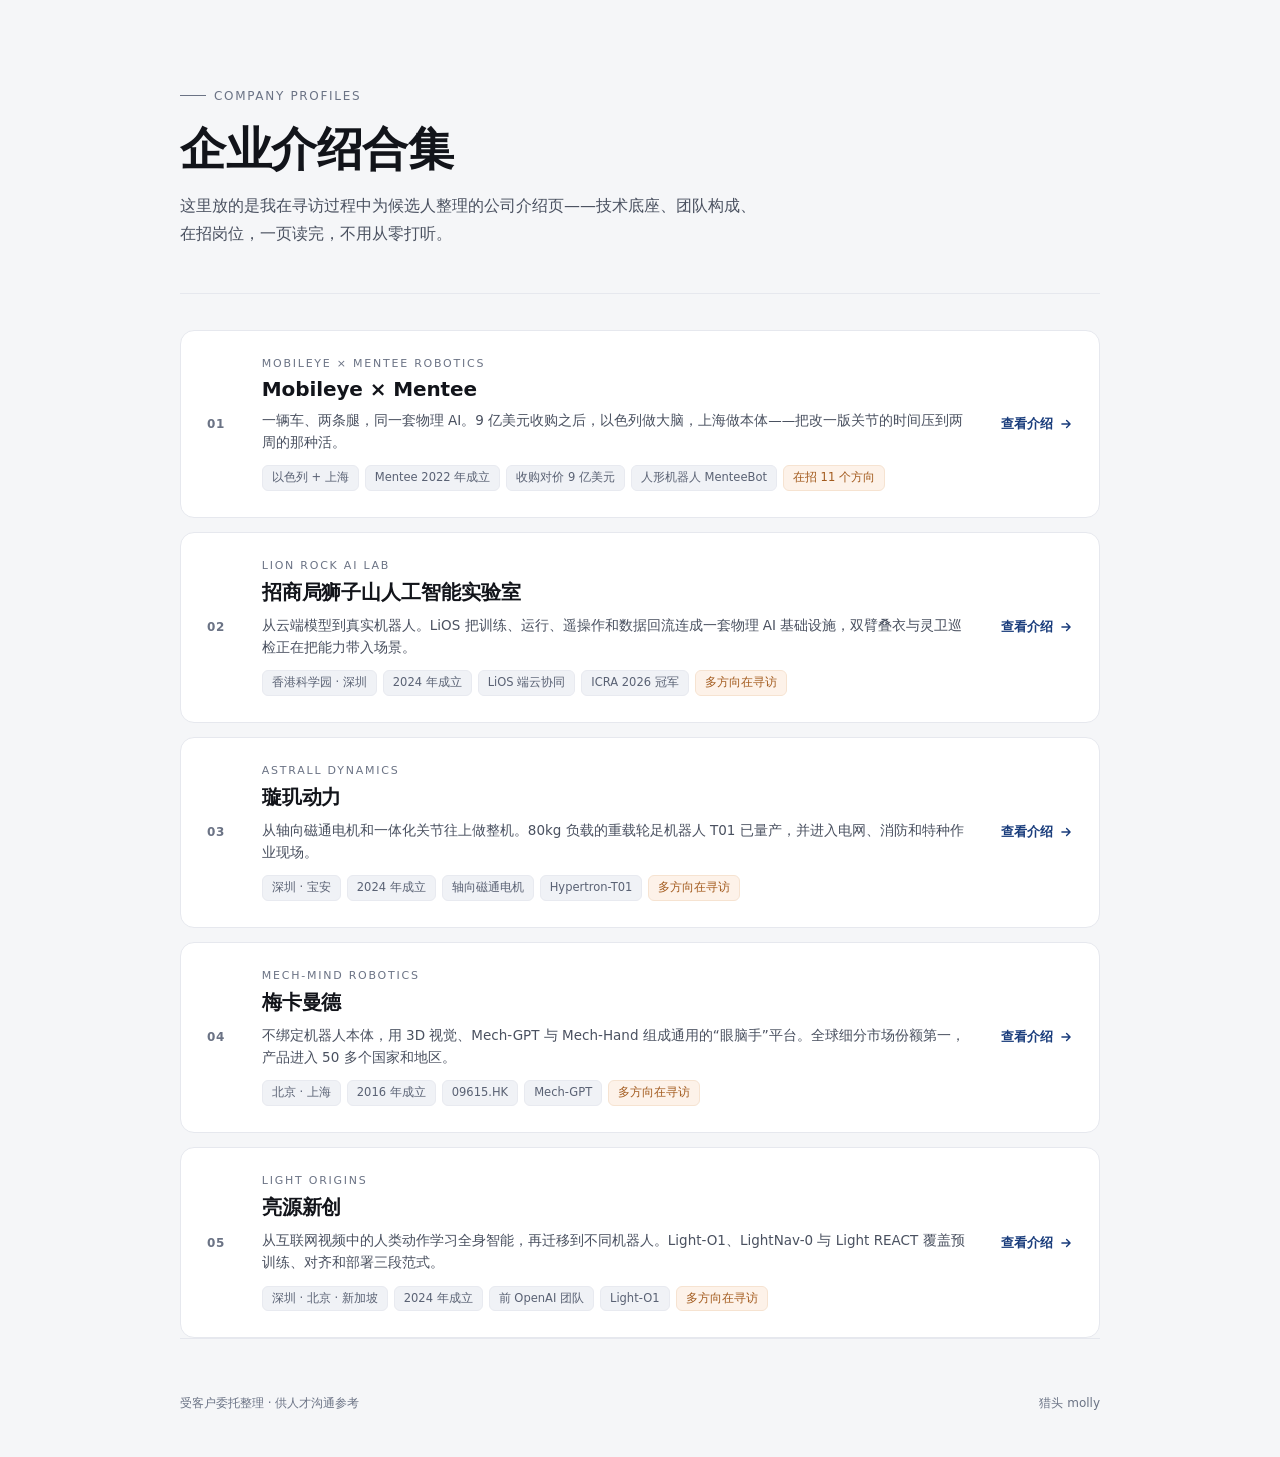
<file: index.html>
<!DOCTYPE html>
<html lang="zh-CN">
<head>
<meta charset="UTF-8">
<meta name="viewport" content="width=device-width, initial-scale=1.0">
<title>公司与团队介绍 · 猎头 molly</title>
<meta name="description" content="寻访过程中为候选人整理的公司介绍页：技术底座、团队构成、在招方向，一页读完。">
<meta property="og:title" content="公司与团队介绍 · 猎头 molly">
<meta property="og:description" content="技术底座、团队构成、在招方向，一页读完，不用从零打听。">
<meta property="og:type" content="website">
<meta name="twitter:card" content="summary">
<link rel="icon" href="data:image/svg+xml,%3Csvg xmlns='http://www.w3.org/2000/svg' viewBox='0 0 32 32'%3E%3Crect width='32' height='32' rx='7' fill='%231a3d7c'/%3E%3Cpath d='M10 22V10h5a4 4 0 0 1 0 8h-5M15 18l5 4' stroke='%23fff' stroke-width='2.4' stroke-linecap='round' stroke-linejoin='round' fill='none'/%3E%3C/svg%3E">
<style>
  :root{
    --ink:#12141a; --ink-2:#4a5160; --ink-3:#6b7385;
    --line:#e6e8ee; --bg:#f5f6f8; --card:#ffffff; --accent:#1a3d7c;
  }
  *{box-sizing:border-box;margin:0;padding:0}
  body{
    font-family:"Microsoft YaHei","PingFang SC","Hiragino Sans GB",-apple-system,system-ui,sans-serif;
    background:var(--bg); color:var(--ink);
    -webkit-font-smoothing:antialiased;
    min-height:100vh; display:flex; flex-direction:column;
  }
  .wrap{width:min(920px,92vw); margin:0 auto; flex:1; display:flex; flex-direction:column;}
  header{padding:clamp(48px,9vh,92px) 0 0;}
  .kicker{
    display:inline-flex; align-items:center; gap:8px;
    font-size:12px; letter-spacing:.14em; color:var(--ink-3);
    text-transform:uppercase; margin-bottom:20px;
  }
  .kicker::before{content:""; width:26px; height:1px; background:var(--ink-3); display:block}
  h1{
    font-size:clamp(30px,5.2vw,46px); line-height:1.16; font-weight:700;
    letter-spacing:-.01em;
  }
  .lede{
    margin-top:16px; font-size:clamp(14px,1.6vw,16px); line-height:1.75;
    color:var(--ink-2); max-width:58ch;
  }
  .rule{height:1px; background:var(--line); margin:clamp(32px,5vh,48px) 0 0;}

  main{padding:clamp(28px,4vh,40px) 0 0;}
  .list{display:grid; gap:14px;}
  .item{
    display:grid; grid-template-columns:auto 1fr auto; align-items:center;
    gap:clamp(14px,2.4vw,26px);
    background:var(--card); border:1px solid var(--line); border-radius:14px;
    padding:clamp(18px,2.6vw,26px);
    text-decoration:none; color:inherit;
    transition:transform .22s cubic-bezier(.22,.61,.36,1), box-shadow .22s, border-color .22s;
    position:relative; overflow:hidden;
  }
  .item::after{
    content:""; position:absolute; left:0; top:0; bottom:0; width:3px;
    background:var(--accent); transform:scaleY(0); transform-origin:top;
    transition:transform .28s cubic-bezier(.22,.61,.36,1);
  }
  .item:hover{transform:translateY(-2px); box-shadow:0 14px 34px -18px rgba(18,20,26,.28); border-color:#d6dae3;}
  .item:hover::after{transform:scaleY(1);}
  .item:focus-visible{outline:2px solid var(--accent); outline-offset:3px; border-color:var(--accent);}
  .item:focus-visible::after{transform:scaleY(1);}
  .idx{
    font-size:12px; font-weight:600; color:var(--ink-3);
    font-variant-numeric:tabular-nums; letter-spacing:.06em;
    width:2.4em;
  }
  .body h2{font-size:clamp(17px,2.2vw,20px); font-weight:700; letter-spacing:-.005em;}
  .body .en{
    display:block; font-size:11px; letter-spacing:.16em; color:var(--ink-3);
    text-transform:uppercase; margin-bottom:7px;
  }
  .body p{margin-top:8px; font-size:13.5px; line-height:1.65; color:var(--ink-2);}
  .tags{display:flex; flex-wrap:wrap; gap:6px; margin-top:12px;}
  .tag{
    font-size:11.5px; line-height:1; padding:6px 9px; border-radius:6px;
    background:#f0f2f6; color:#5a6274; border:1px solid #e8eaf0;
  }
  .tag.hot{background:#fdf2e9; color:#a35b1e; border-color:#f6e3d1;}
  .go{
    display:inline-flex; align-items:center; gap:6px;
    font-size:13px; color:var(--accent); white-space:nowrap; font-weight:600;
  }
  .go svg{transition:transform .22s}
  .item:hover .go svg{transform:translateX(3px)}

  .empty{
    border:1px dashed var(--line); border-radius:14px; padding:34px;
    text-align:center; color:var(--ink-3); font-size:13.5px; background:#fafbfc;
  }
  footer{
    padding:clamp(38px,6vh,64px) 0 clamp(28px,5vh,44px);
    border-top:1px solid var(--line); margin-top:auto;
    display:flex; flex-wrap:wrap; gap:10px 18px; justify-content:space-between;
    font-size:12px; color:var(--ink-3); line-height:1.7;
  }
  @media (max-width:620px){
    .item{grid-template-columns:auto 1fr; row-gap:14px;}
    .go{grid-column:1/-1; justify-content:flex-start; padding-left:calc(2.4em + 14px);}
  }
  @media (prefers-reduced-motion:reduce){*{transition:none!important}}
</style>
</head>
<body>
<div class="wrap">
  <header>
    <span class="kicker">Company Profiles</span>
    <h1>企业介绍合集</h1>
    <p class="lede">这里放的是我在寻访过程中为候选人整理的公司介绍页——技术底座、团队构成、在招岗位，一页读完，不用从零打听。</p>
  </header>
  <div class="rule"></div>

  <main>
    <div class="list">
      <a class="item" href="./mobileye-mentee/">
        <span class="idx">01</span>
        <div class="body">
          <span class="en">Mobileye × Mentee Robotics</span>
          <h2>Mobileye × Mentee</h2>
          <p>一辆车、两条腿，同一套物理 AI。9 亿美元收购之后，以色列做大脑，上海做本体——把改一版关节的时间压到两周的那种活。</p>
          <div class="tags">
            <span class="tag">以色列 + 上海</span>
            <span class="tag">Mentee 2022 年成立</span>
            <span class="tag">收购对价 9 亿美元</span>
            <span class="tag">人形机器人 MenteeBot</span>
            <span class="tag hot">在招 11 个方向</span>
          </div>
        </div>
        <span class="go">查看介绍
          <svg width="14" height="14" viewBox="0 0 24 24" fill="none" stroke="currentColor" stroke-width="2.4" stroke-linecap="round" stroke-linejoin="round"><path d="M5 12h13M13 6l6 6-6 6"/></svg>
        </span>
      </a>

      <a class="item" href="./lion-rock-ai-lab/">
        <span class="idx">02</span>
        <div class="body">
          <span class="en">Lion Rock AI Lab</span>
          <h2>招商局狮子山人工智能实验室</h2>
          <p>从云端模型到真实机器人。LiOS 把训练、运行、遥操作和数据回流连成一套物理 AI 基础设施，双臂叠衣与灵卫巡检正在把能力带入场景。</p>
          <div class="tags">
            <span class="tag">香港科学园 · 深圳</span>
            <span class="tag">2024 年成立</span>
            <span class="tag">LiOS 端云协同</span>
            <span class="tag">ICRA 2026 冠军</span>
            <span class="tag hot">多方向在寻访</span>
          </div>
        </div>
        <span class="go">查看介绍
          <svg width="14" height="14" viewBox="0 0 24 24" fill="none" stroke="currentColor" stroke-width="2.4" stroke-linecap="round" stroke-linejoin="round"><path d="M5 12h13M13 6l6 6-6 6"/></svg>
        </span>
      </a>

      <a class="item" href="./astralldynamics/">
        <span class="idx">03</span>
        <div class="body">
          <span class="en">Astrall Dynamics</span>
          <h2>璇玑动力</h2>
          <p>从轴向磁通电机和一体化关节往上做整机。80kg 负载的重载轮足机器人 T01 已量产，并进入电网、消防和特种作业现场。</p>
          <div class="tags">
            <span class="tag">深圳 · 宝安</span>
            <span class="tag">2024 年成立</span>
            <span class="tag">轴向磁通电机</span>
            <span class="tag">Hypertron-T01</span>
            <span class="tag hot">多方向在寻访</span>
          </div>
        </div>
        <span class="go">查看介绍
          <svg width="14" height="14" viewBox="0 0 24 24" fill="none" stroke="currentColor" stroke-width="2.4" stroke-linecap="round" stroke-linejoin="round"><path d="M5 12h13M13 6l6 6-6 6"/></svg>
        </span>
      </a>

      <a class="item" href="./mech-mind/">
        <span class="idx">04</span>
        <div class="body">
          <span class="en">Mech-Mind Robotics</span>
          <h2>梅卡曼德</h2>
          <p>不绑定机器人本体，用 3D 视觉、Mech-GPT 与 Mech-Hand 组成通用的“眼脑手”平台。全球细分市场份额第一，产品进入 50 多个国家和地区。</p>
          <div class="tags">
            <span class="tag">北京 · 上海</span>
            <span class="tag">2016 年成立</span>
            <span class="tag">09615.HK</span>
            <span class="tag">Mech-GPT</span>
            <span class="tag hot">多方向在寻访</span>
          </div>
        </div>
        <span class="go">查看介绍
          <svg width="14" height="14" viewBox="0 0 24 24" fill="none" stroke="currentColor" stroke-width="2.4" stroke-linecap="round" stroke-linejoin="round"><path d="M5 12h13M13 6l6 6-6 6"/></svg>
        </span>
      </a>

      <a class="item" href="./light-origins/">
        <span class="idx">05</span>
        <div class="body">
          <span class="en">Light Origins</span>
          <h2>亮源新创</h2>
          <p>从互联网视频中的人类动作学习全身智能，再迁移到不同机器人。Light-O1、LightNav-0 与 Light REACT 覆盖预训练、对齐和部署三段范式。</p>
          <div class="tags">
            <span class="tag">深圳 · 北京 · 新加坡</span>
            <span class="tag">2024 年成立</span>
            <span class="tag">前 OpenAI 团队</span>
            <span class="tag">Light-O1</span>
            <span class="tag hot">多方向在寻访</span>
          </div>
        </div>
        <span class="go">查看介绍
          <svg width="14" height="14" viewBox="0 0 24 24" fill="none" stroke="currentColor" stroke-width="2.4" stroke-linecap="round" stroke-linejoin="round"><path d="M5 12h13M13 6l6 6-6 6"/></svg>
        </span>
      </a>
    </div>
  </main>

  <footer>
    <span>受客户委托整理 · 供人才沟通参考</span>
    <span>猎头 molly</span>
  </footer>
</div>
</body>
</html>
</file>
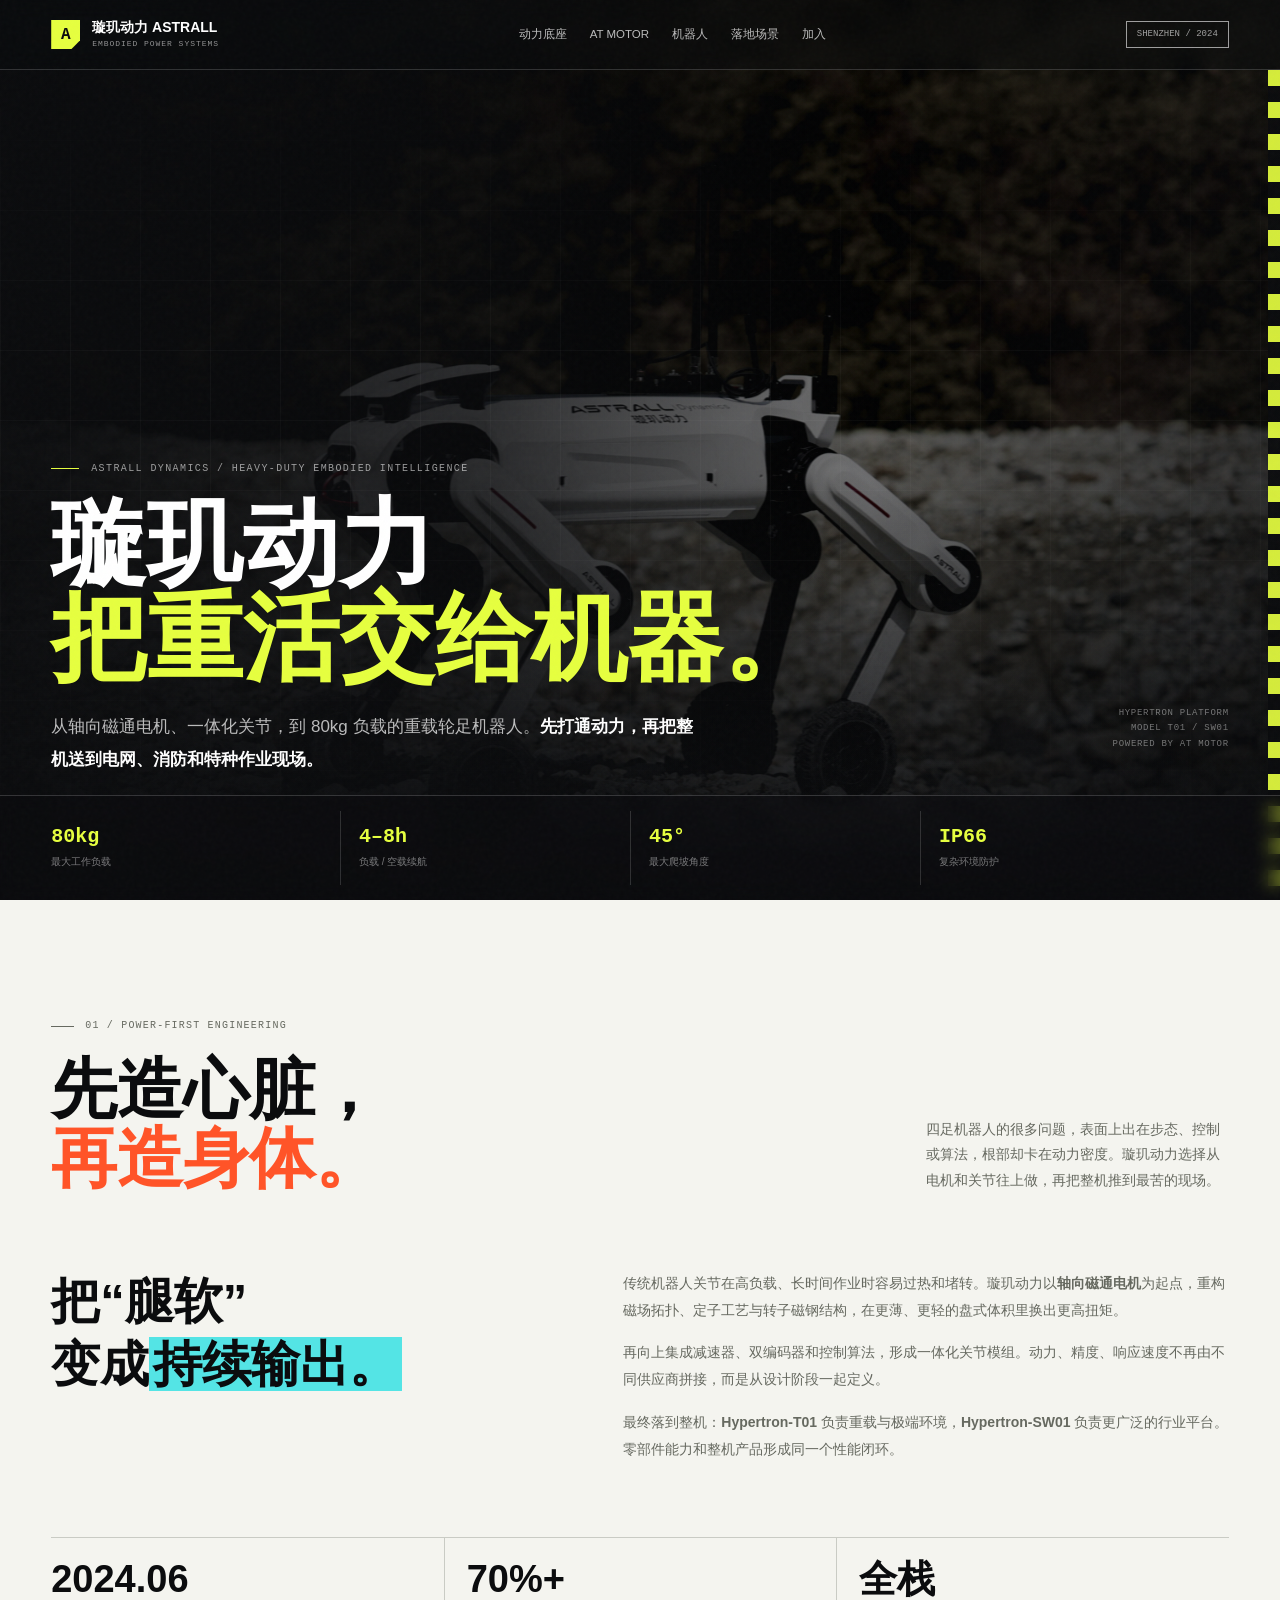
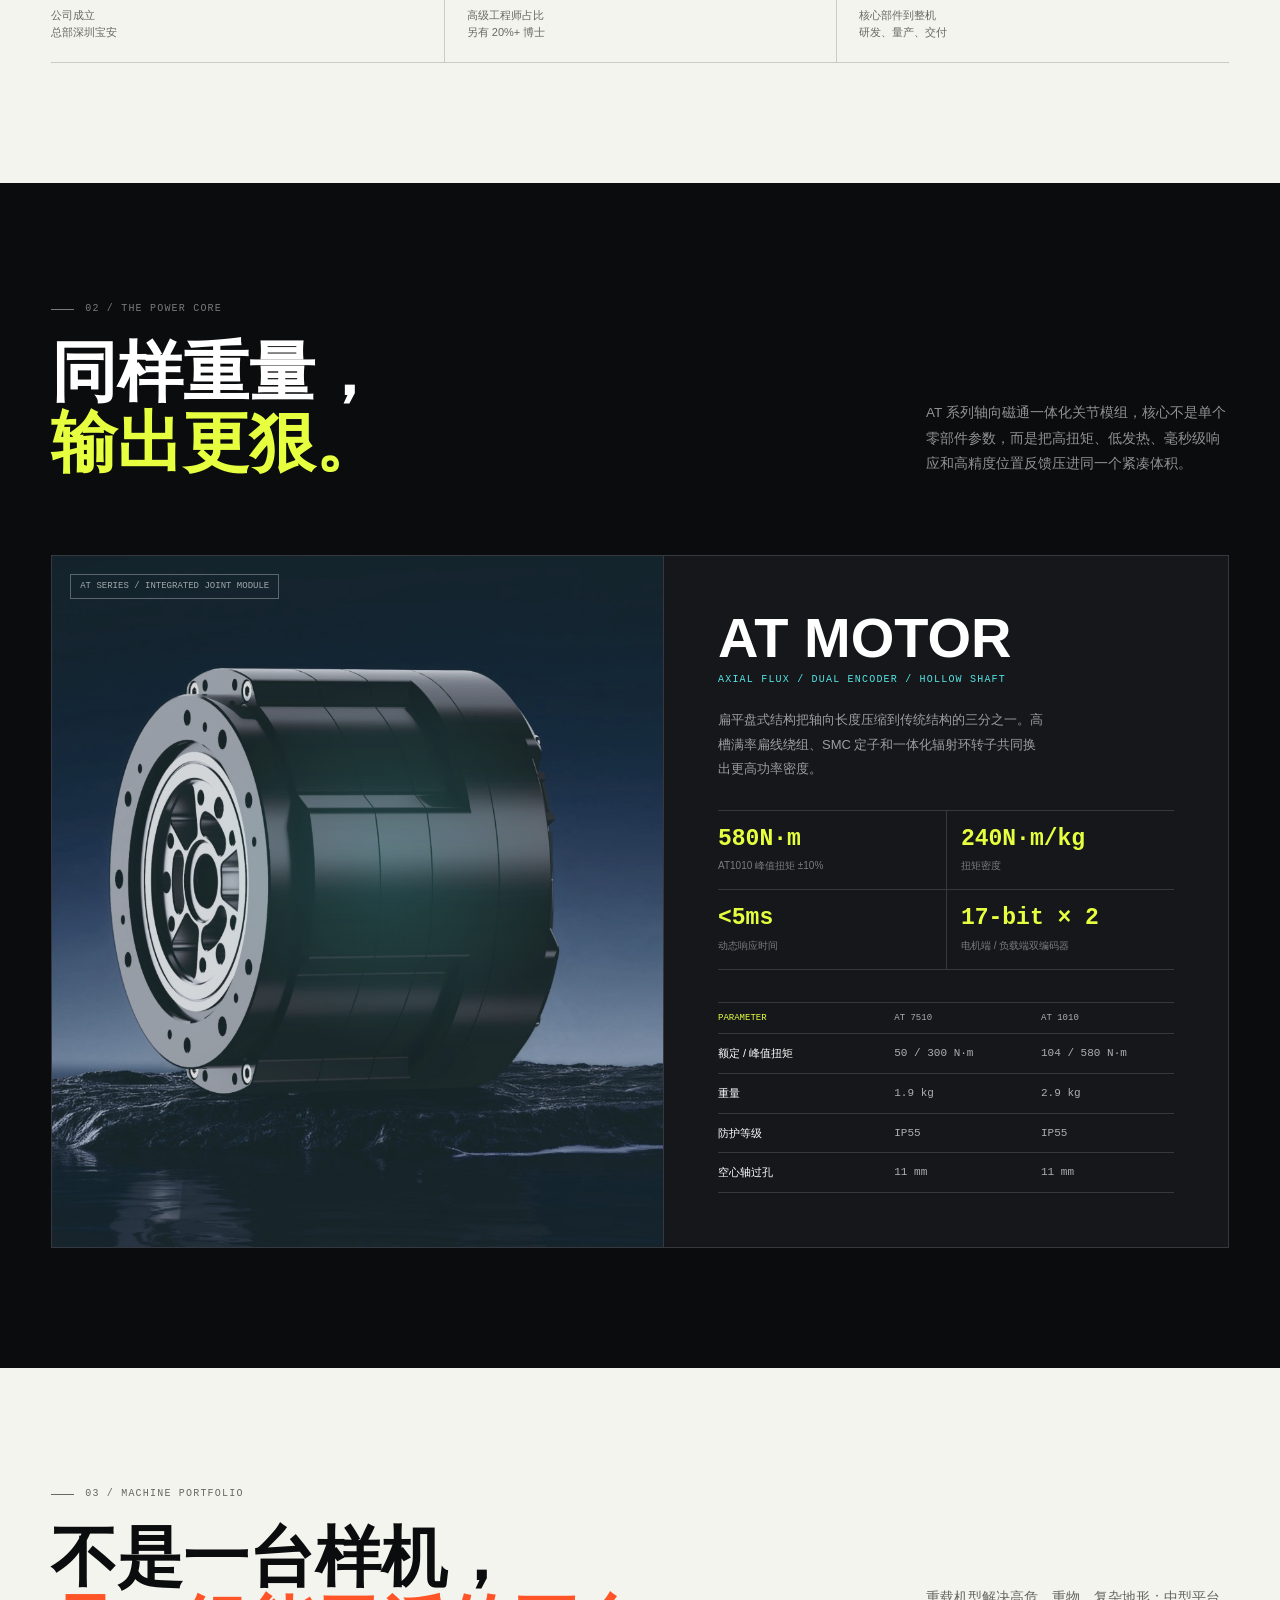
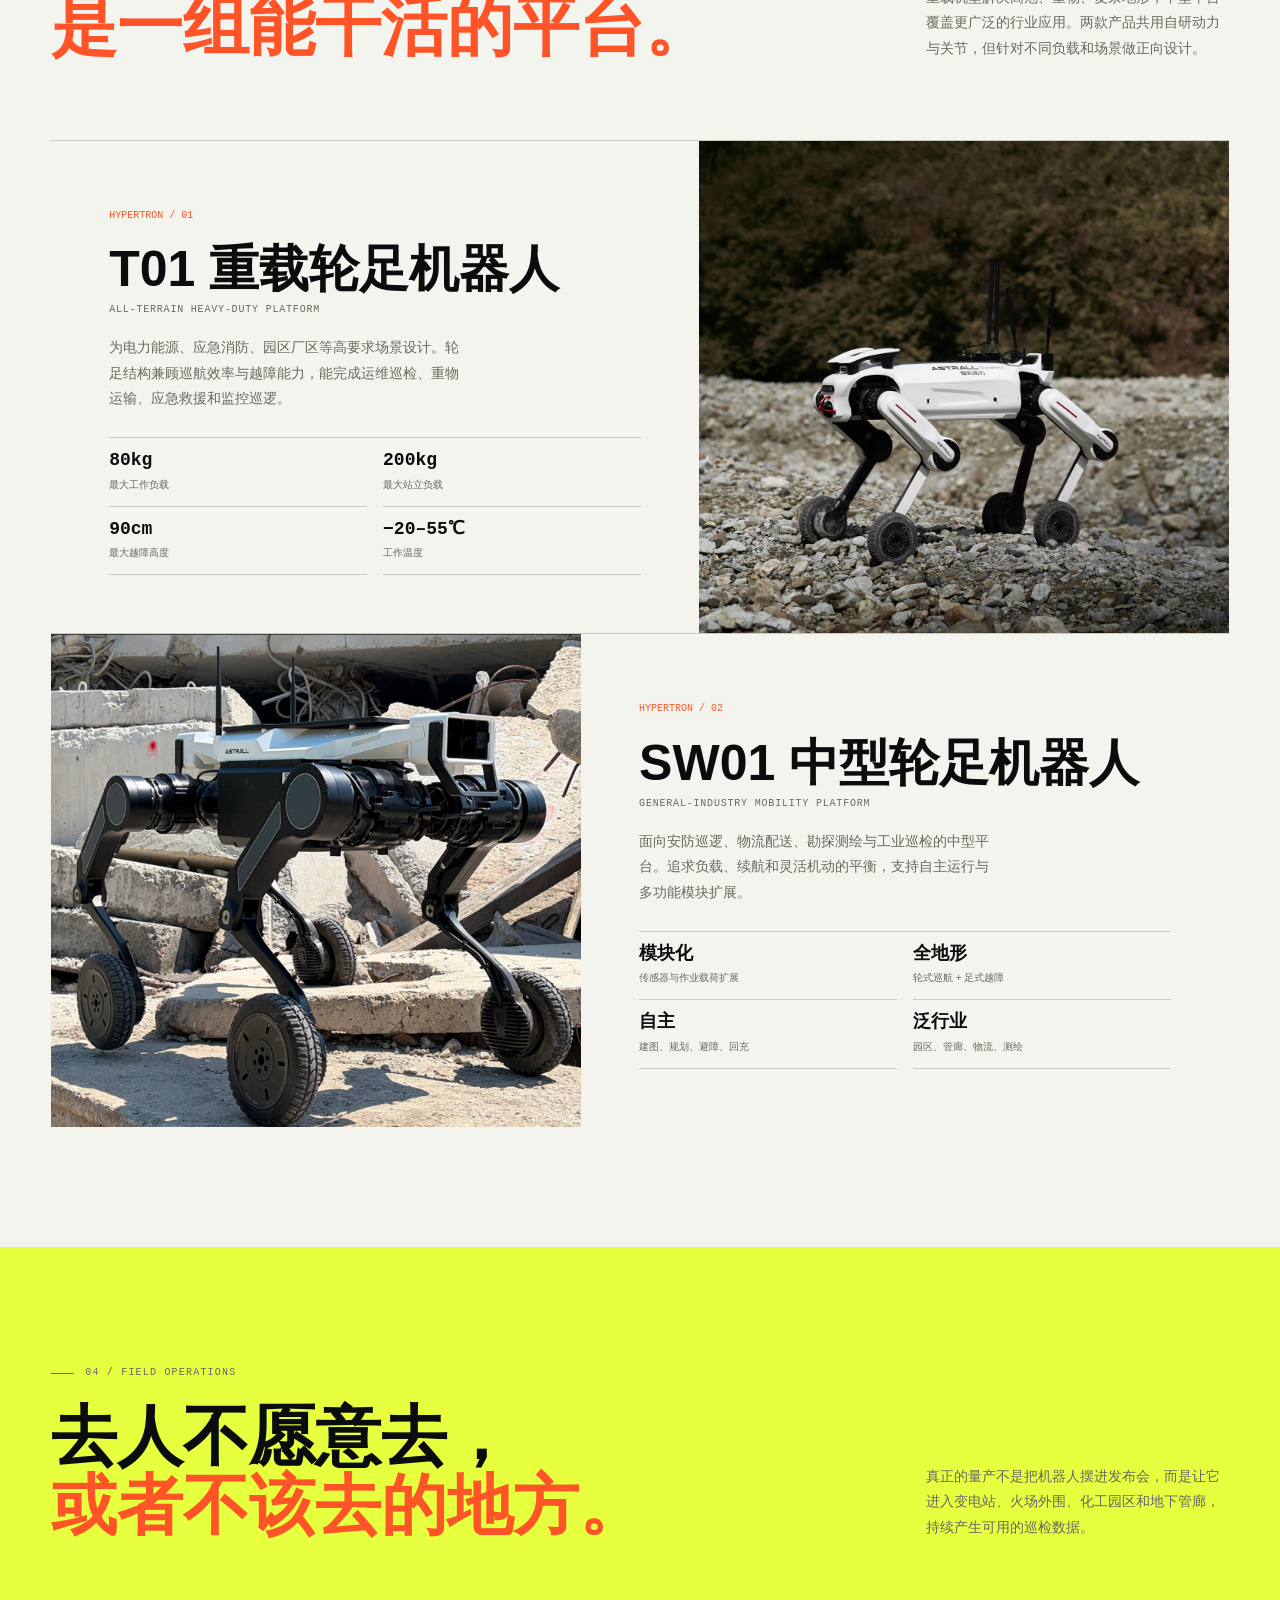
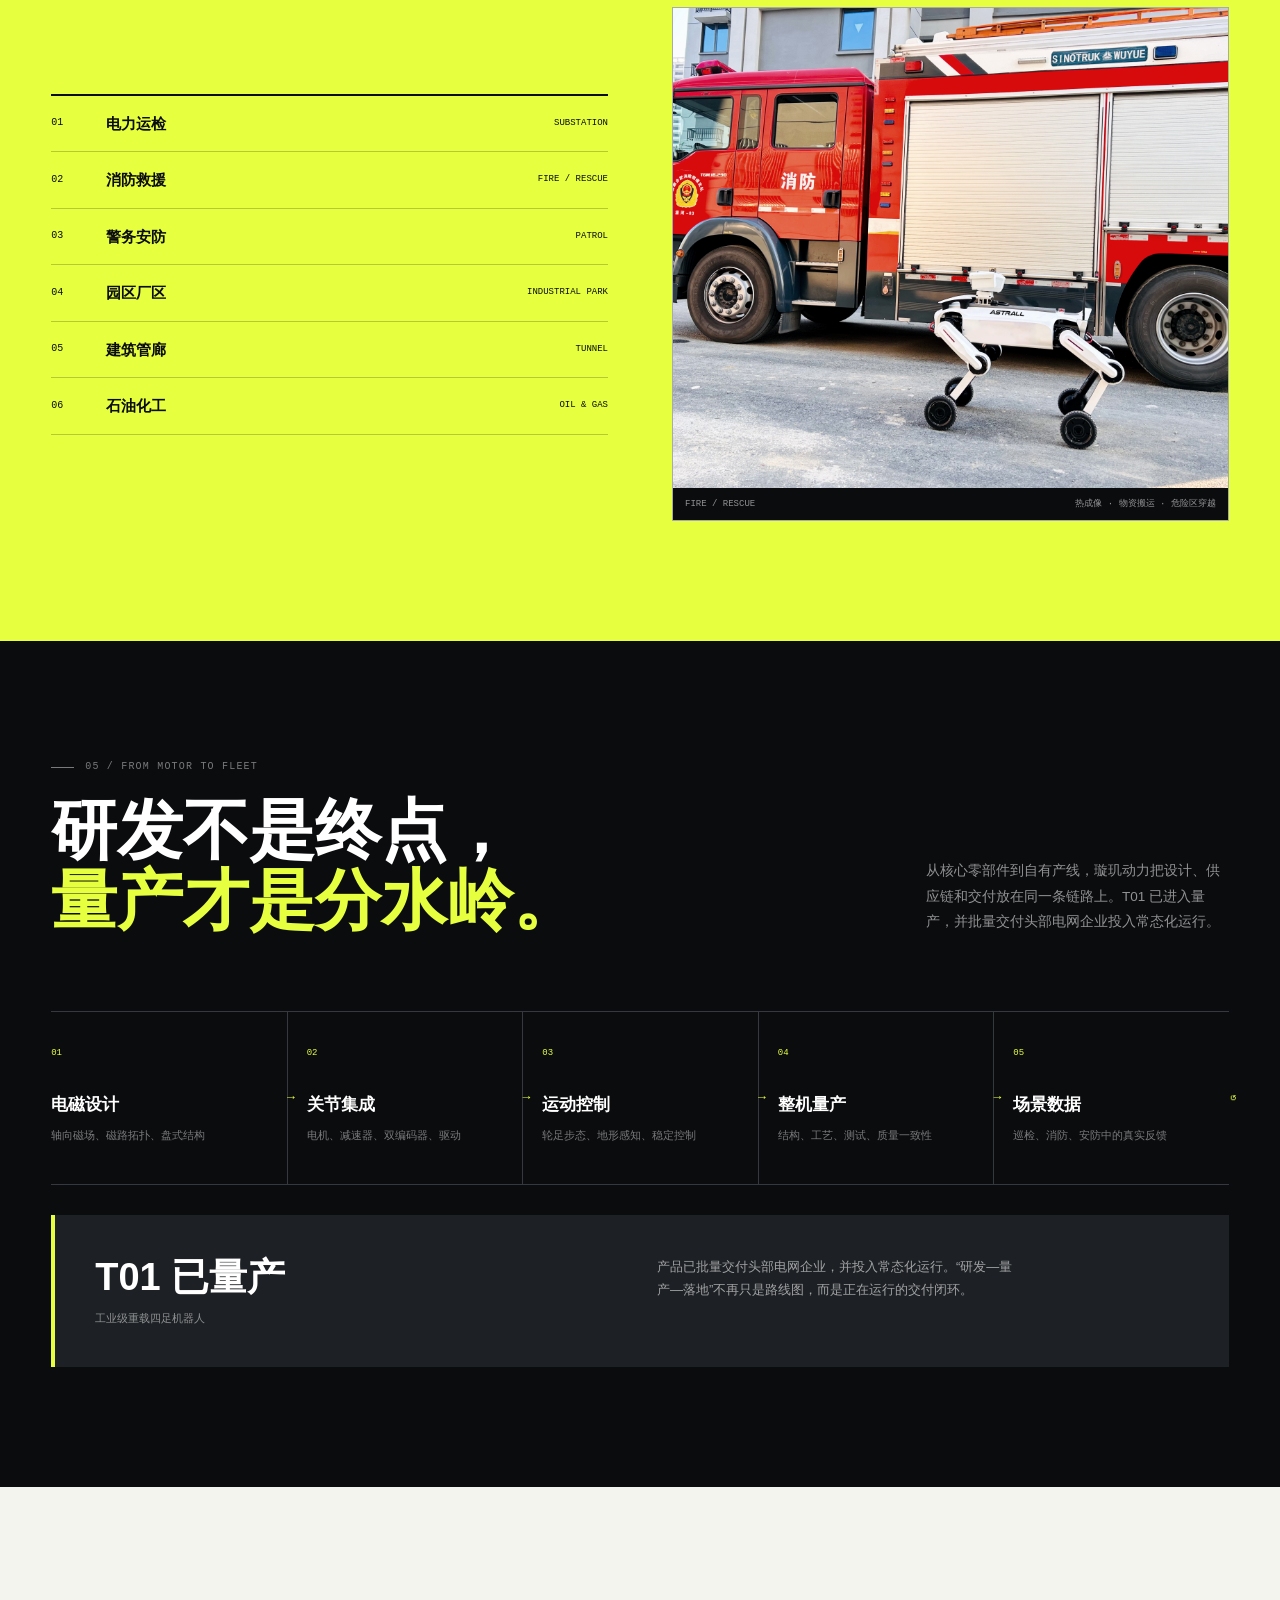
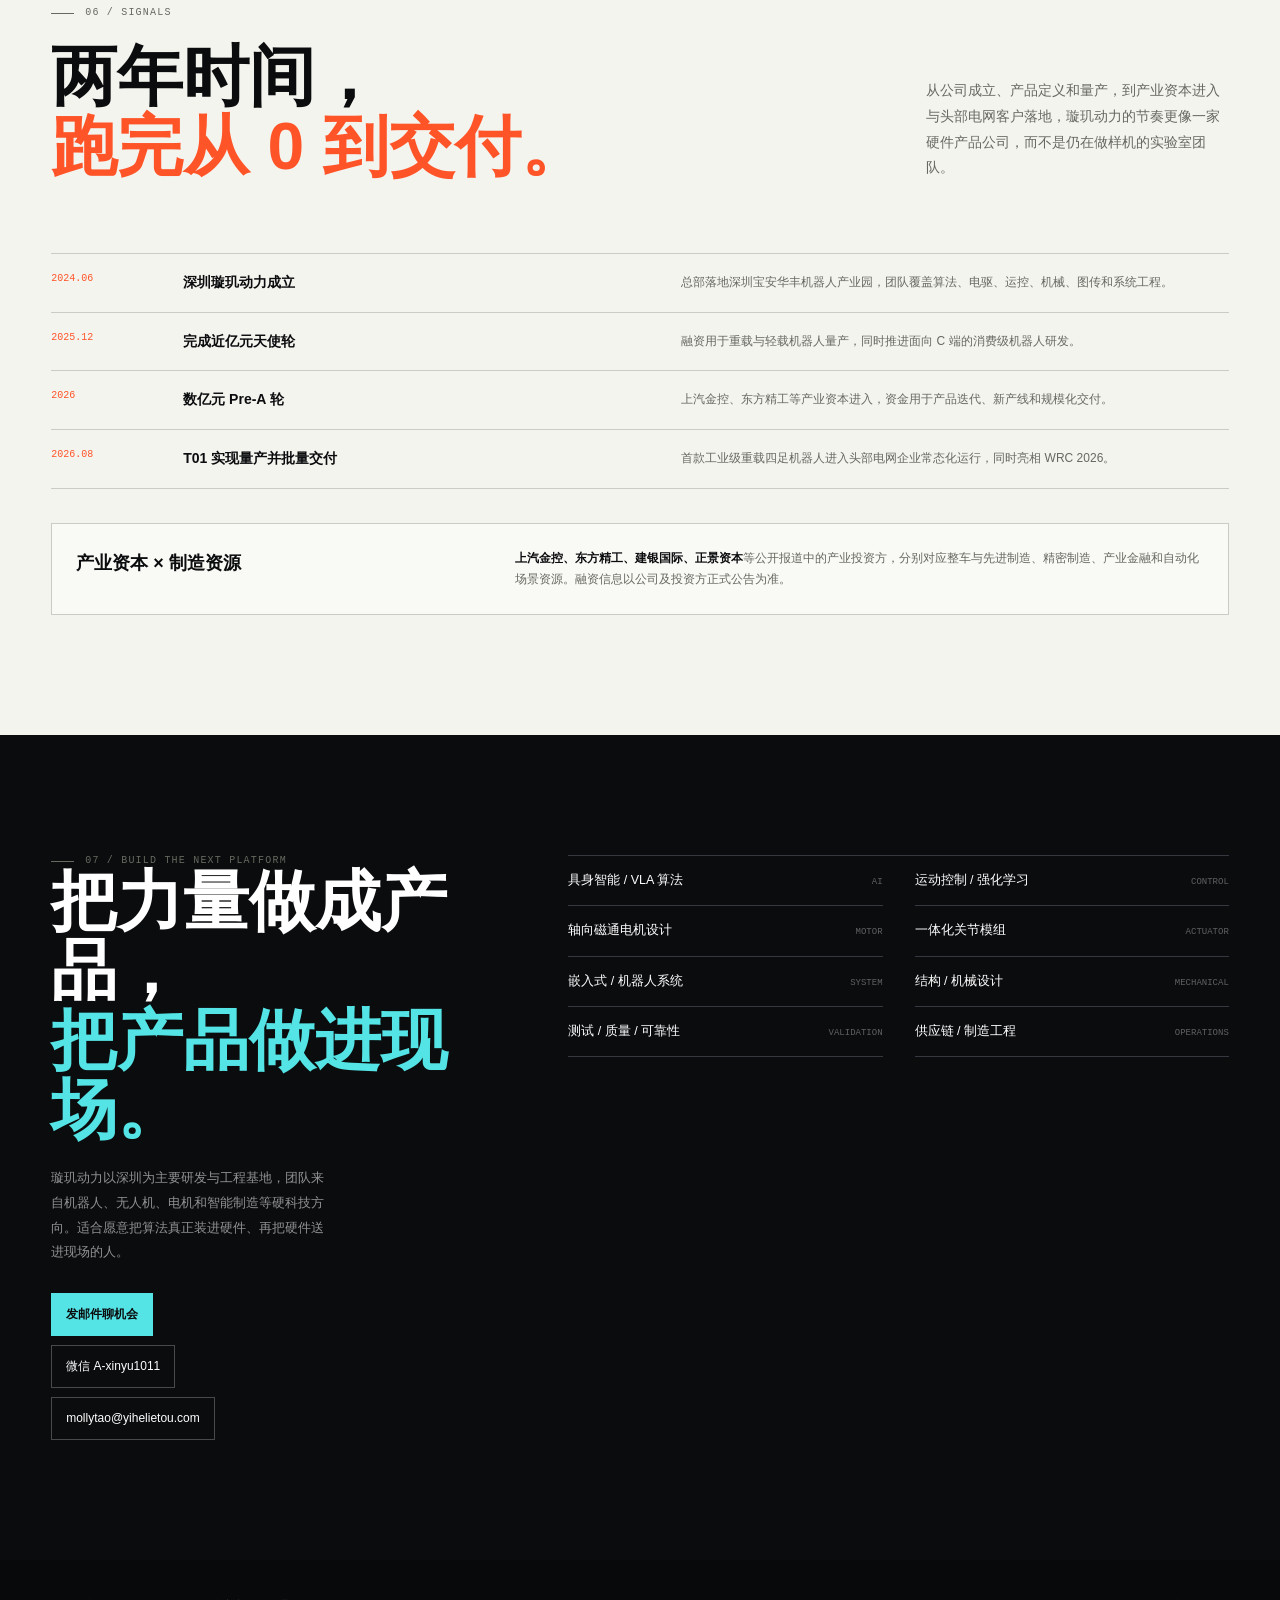
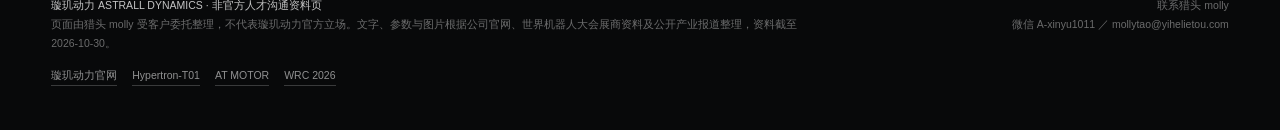
<file: astralldynamics/index.html>
<!doctype html>
<html lang="zh-CN">
<head>
<meta charset="utf-8">
<meta name="viewport" content="width=device-width, initial-scale=1, viewport-fit=cover">
<meta name="robots" content="noindex,nofollow">
<title>璇玑动力 ASTRALL｜把重活交给机器</title>
<meta name="description" content="璇玑动力（ASTRALL Dynamics）企业介绍：自研轴向磁通电机、一体化关节与重载轮足机器人 Hypertron-T01，面向电力巡检、消防救援和特种作业。资料整理截至 2026-10-30。">
<meta property="og:title" content="璇玑动力 ASTRALL｜把重活交给机器">
<meta property="og:description" content="从轴向磁通电机到 80kg 负载轮足机器人，一页看懂璇玑动力的动力底座、产品矩阵与量产路径。">
<meta property="og:type" content="website">
<link rel="icon" href="data:image/svg+xml,%3Csvg xmlns='http://www.w3.org/2000/svg' viewBox='0 0 32 32'%3E%3Crect width='32' height='32' fill='%230b0c0e'/%3E%3Cpath d='M5 22 13 8h6l8 14h-6l-5-9-5 9H5Z' fill='%23e6ff3f'/%3E%3C/svg%3E">
<style>
  :root{
    --ink:#0b0c0e;
    --panel:#15171a;
    --panel-2:#1d2024;
    --concrete:#e9e9e4;
    --paper:#f4f4ef;
    --line:#c9cbc4;
    --line-dark:#35393f;
    --muted:#666960;
    --muted-dark:#979c98;
    --yellow:#e6ff3f;
    --cyan:#54e4e5;
    --hazard:#ff5428;
    --sans:"PingFang SC","Hiragino Sans GB","Microsoft YaHei",-apple-system,BlinkMacSystemFont,sans-serif;
    --mono:"SFMono-Regular","SF Mono",Menlo,Consolas,monospace;
  }
  *{box-sizing:border-box;margin:0;padding:0}
  html{scroll-behavior:smooth}
  body{
    background:var(--concrete); color:var(--ink); font-family:var(--sans);
    line-height:1.7; -webkit-font-smoothing:antialiased; overflow-x:hidden;
  }
  body::after{
    content:""; position:fixed; inset:0; pointer-events:none; z-index:120; opacity:.13;
    background-image:url("data:image/svg+xml,%3Csvg viewBox='0 0 220 220' xmlns='http://www.w3.org/2000/svg'%3E%3Cfilter id='n'%3E%3CfeTurbulence type='fractalNoise' baseFrequency='.9' numOctaves='3' stitchTiles='stitch'/%3E%3C/filter%3E%3Crect width='100%25' height='100%25' filter='url(%23n)' opacity='.18'/%3E%3C/svg%3E");
  }
  ::selection{background:var(--cyan); color:var(--ink)}
  a{color:inherit}
  img{display:block; max-width:100%}
  .progress{position:fixed; inset:0 auto auto 0; width:0; height:3px; background:var(--yellow); z-index:130}

  .nav{
    position:fixed; inset:0 0 auto; z-index:110; height:70px; color:#fff;
    display:flex; align-items:center; border-bottom:1px solid rgba(255,255,255,.16);
    background:rgba(11,12,14,.52); backdrop-filter:blur(10px);
    transition:.3s ease;
  }
  .nav.solid{background:rgba(244,244,239,.96); color:var(--ink); border-color:var(--line)}
  .nav__in{width:min(1240px,92vw); margin:0 auto; display:flex; align-items:center; justify-content:space-between; gap:24px}
  .brand{display:flex; align-items:center; gap:12px; text-decoration:none; min-width:0}
  .brand__mark{
    width:29px; height:29px; display:grid; place-items:center; flex:none;
    background:var(--yellow); color:var(--ink); font:900 16px/1 var(--mono);
    clip-path:polygon(0 0,100% 0,100% 70%,70% 100%,0 100%);
  }
  .brand__tx{font-size:14px; font-weight:760; line-height:1.1; white-space:nowrap}
  .brand__tx small{display:block; margin-top:4px; font:8px/1.2 var(--mono); letter-spacing:.12em; opacity:.55}
  .nav__links{display:flex; align-items:center; gap:23px}
  .nav__links a{font-size:11.5px; text-decoration:none; opacity:.72}
  .nav__links a:hover{opacity:1}
  .nav__pill{font:9px/1 var(--mono); border:1px solid currentColor; padding:8px 10px; opacity:.6; white-space:nowrap}

  .hero{
    height:100svh; min-height:740px; max-height:1040px; position:relative;
    background:var(--ink); color:#fff; overflow:hidden;
  }
  .hero__bg{position:absolute; inset:-8% 0; width:100%; height:116%; object-fit:cover; object-position:center 46%; filter:brightness(.56) saturate(.72) contrast(1.12)}
  .hero__shade{
    position:absolute; inset:0;
    background:
      linear-gradient(90deg, rgba(11,12,14,.96) 0%, rgba(11,12,14,.72) 38%, rgba(11,12,14,.1) 68%, rgba(11,12,14,.55) 100%),
      linear-gradient(to top, rgba(11,12,14,.98) 0%, rgba(11,12,14,.08) 48%);
  }
  .hero__grid{
    position:absolute; inset:0; opacity:.22; pointer-events:none;
    background-image:
      linear-gradient(rgba(255,255,255,.14) 1px,transparent 1px),
      linear-gradient(90deg,rgba(255,255,255,.14) 1px,transparent 1px);
    background-size:70px 70px;
    mask-image:linear-gradient(to bottom,transparent 8%,#000 40%,transparent 100%);
  }
  .hero__stripe{
    position:absolute; top:70px; right:0; width:12px; height:calc(100% - 70px);
    background:repeating-linear-gradient(180deg,var(--yellow) 0 16px,var(--ink) 16px 32px);
    opacity:.92;
  }
  .hero__in{position:relative; z-index:2; width:min(1240px,92vw); height:100%; margin:0 auto; display:flex; flex-direction:column; justify-content:flex-end; padding:118px 0 124px}
  .hero__kicker{display:flex; align-items:center; gap:12px; font:10px/1.3 var(--mono); letter-spacing:.14em; color:rgba(255,255,255,.58)}
  .hero__kicker::before{content:""; width:28px; height:1px; background:var(--yellow)}
  .hero h1{margin-top:22px; max-width:960px; font-size:clamp(48px,7.5vw,100px); line-height:.98; font-weight:850}
  .hero h1 span{display:block; color:var(--yellow)}
  .hero__lede{margin-top:26px; max-width:650px; color:rgba(255,255,255,.72); font-size:clamp(14px,1.45vw,17px); line-height:1.9}
  .hero__lede b{color:#fff}
  .hero__code{position:absolute; right:4vw; bottom:148px; z-index:3; text-align:right; font:9px/1.7 var(--mono); color:rgba(255,255,255,.42); letter-spacing:.08em}
  .hero__rail{position:absolute; inset:auto 0 0; z-index:3; border-top:1px solid rgba(255,255,255,.17); background:rgba(11,12,14,.58); backdrop-filter:blur(8px)}
  .hero__rail-in{width:min(1240px,92vw); margin:0 auto; display:grid; grid-template-columns:repeat(4,1fr)}
  .hero__rail div{padding:15px 18px 15px 0; border-right:1px solid rgba(255,255,255,.15)}
  .hero__rail div+div{padding-left:18px}
  .hero__rail div:last-child{border-right:0}
  .hero__rail b{display:block; font:650 20px/1.1 var(--mono); color:var(--yellow)}
  .hero__rail small{display:block; margin-top:5px; font-size:10px; color:rgba(255,255,255,.45)}

  .wrap{width:min(1180px,92vw); margin:0 auto}
  .band{padding:clamp(70px,10vw,120px) 0; position:relative}
  .band--paper{background:var(--paper)}
  .band--dark{background:var(--ink); color:#fff}
  .band--yellow{background:var(--yellow); color:var(--ink)}
  .band--dark + .band--dark{border-top:1px solid var(--line-dark)}
  .kicker{display:flex; align-items:center; gap:11px; color:var(--muted); font:10px/1.2 var(--mono); letter-spacing:.12em; text-transform:uppercase}
  .kicker::before{content:""; width:23px; height:1px; background:currentColor}
  .band--dark .kicker{color:rgba(255,255,255,.45)}
  .section-head{display:grid; grid-template-columns:minmax(0,1.45fr) minmax(280px,.55fr); gap:clamp(28px,6vw,80px); align-items:end; margin-top:23px}
  h2{font-size:clamp(34px,5.4vw,66px); line-height:1.05; font-weight:820; max-width:18ch}
  h2 em{font-style:normal; color:var(--hazard)}
  .band--dark h2 em{color:var(--yellow)}
  .section-head p{font-size:13.5px; line-height:1.9; color:var(--muted); max-width:45ch}
  .band--dark .section-head p{color:rgba(255,255,255,.55)}

  .thesis{display:grid; grid-template-columns:.9fr 1.1fr; gap:clamp(30px,6vw,80px); margin-top:clamp(48px,7vw,76px); align-items:start}
  .thesis__big{font-size:clamp(28px,4vw,49px); line-height:1.3; font-weight:650; max-width:16ch}
  .thesis__big span{background:var(--cyan); padding:0 .08em}
  .thesis__copy p{font-size:14px; line-height:1.95; color:var(--muted)}
  .thesis__copy p+p{margin-top:15px}
  .thesis__copy b{color:var(--ink)}
  .factbar{display:grid; grid-template-columns:repeat(3,1fr); margin-top:clamp(46px,7vw,74px); border-top:1px solid var(--line); border-bottom:1px solid var(--line)}
  .factbar div{padding:22px 22px 22px 0}
  .factbar div+div{padding-left:22px; border-left:1px solid var(--line)}
  .factbar b{display:block; font-size:clamp(25px,3.3vw,38px); line-height:1}
  .factbar small{display:block; margin-top:9px; font-size:11px; color:var(--muted); line-height:1.5}

  .motor{display:grid; grid-template-columns:1.04fr .96fr; gap:1px; margin-top:clamp(46px,7vw,78px); background:var(--line-dark); border:1px solid var(--line-dark)}
  .motor__visual{position:relative; min-height:470px; overflow:hidden; background:#0e1012}
  .motor__visual img{width:100%; height:100%; object-fit:cover; filter:saturate(.72) contrast(1.12); opacity:.84}
  .motor__visual::after{
    content:""; position:absolute; inset:0; pointer-events:none;
    background:radial-gradient(circle at var(--mx,55%) var(--my,45%),rgba(84,228,229,.17),transparent 36%);
  }
  .motor__stamp{position:absolute; left:18px; top:18px; z-index:2; border:1px solid rgba(255,255,255,.3); padding:7px 9px; font:9px/1 var(--mono); color:rgba(255,255,255,.6)}
  .motor__copy{padding:clamp(26px,4.4vw,54px); background:var(--panel)}
  .motor__copy h3{font-size:clamp(32px,4.6vw,56px); line-height:1; font-weight:800}
  .motor__copy h3 span{display:block; margin-top:8px; font:10px/1.2 var(--mono); color:var(--cyan); letter-spacing:.12em}
  .motor__copy p{margin-top:22px; color:rgba(255,255,255,.58); font-size:13px; line-height:1.9; max-width:45ch}
  .motor__metrics{display:grid; grid-template-columns:1fr 1fr; margin-top:28px; border-top:1px solid var(--line-dark)}
  .motor__metrics div{padding:16px 12px 15px 0; border-bottom:1px solid var(--line-dark)}
  .motor__metrics div:nth-child(even){padding-left:14px; border-left:1px solid var(--line-dark)}
  .motor__metrics b{display:block; font:650 23px/1.1 var(--mono); color:var(--yellow)}
  .motor__metrics small{display:block; margin-top:5px; font-size:10px; color:rgba(255,255,255,.43)}
  .spec-table{margin-top:32px; border-top:1px solid var(--line-dark)}
  .spec-table .tr{display:grid; grid-template-columns:1.1fr .9fr .9fr; gap:14px; padding:10px 0; border-bottom:1px solid var(--line-dark); font-size:11px}
  .spec-table .th{font:9px/1.2 var(--mono); color:var(--yellow)}
  .spec-table span:nth-child(n+2){font-family:var(--mono); color:rgba(255,255,255,.65)}

  .machines{margin-top:clamp(46px,7vw,78px); display:grid; gap:1px; border-top:1px solid var(--line); background:var(--line)}
  .machine{display:grid; grid-template-columns:1.1fr .9fr; background:var(--paper)}
  .machine:nth-child(even){grid-template-columns:.9fr 1.1fr}
  .machine__copy{padding:clamp(28px,5vw,58px)}
  .machine:nth-child(even) .machine__copy{order:2}
  .machine__no{font:10px/1 var(--mono); color:var(--hazard)}
  .machine h3{font-size:clamp(30px,4.4vw,50px); line-height:1.06; margin-top:17px}
  .machine h3 span{display:block; margin-top:8px; font:10px/1.2 var(--mono); color:var(--muted); letter-spacing:.08em}
  .machine p{margin-top:19px; color:var(--muted); font-size:13.5px; line-height:1.9; max-width:47ch}
  .machine__specs{display:grid; grid-template-columns:1fr 1fr; gap:0 16px; margin-top:25px; border-top:1px solid var(--line)}
  .machine__specs div{padding:13px 0; border-bottom:1px solid var(--line)}
  .machine__specs b{display:block; font:650 18px/1.1 var(--mono)}
  .machine__specs small{display:block; margin-top:5px; color:var(--muted); font-size:10px}
  .machine__fig{min-height:440px; overflow:hidden; background:#111}
  .machine__fig img{width:100%; height:100%; object-fit:cover; transition:transform .8s cubic-bezier(.2,.75,.2,1)}
  .machine:hover .machine__fig img{transform:scale(1.025)}

  .field{display:grid; grid-template-columns:1fr 1fr; gap:clamp(26px,5vw,64px); margin-top:clamp(42px,6vw,66px); align-items:center}
  .field__list{border-top:2px solid var(--ink)}
  .field__item{display:grid; grid-template-columns:40px 1fr auto; gap:15px; padding:15px 0; border-bottom:1px solid rgba(11,12,14,.22); align-items:center}
  .field__item span{font:10px/1 var(--mono)}
  .field__item b{font-size:15px}
  .field__item small{font:9px/1 var(--mono); text-transform:uppercase}
  .field__fig{position:relative; border:1px solid rgba(11,12,14,.35); background:#fff}
  .field__fig img{width:100%; aspect-ratio:1.45; object-fit:cover; filter:contrast(1.08) saturate(.8)}
  .field__fig figcaption{display:flex; justify-content:space-between; gap:12px; padding:10px 12px; background:var(--ink); color:rgba(255,255,255,.55); font:9px/1.4 var(--mono)}

  .loop{margin-top:clamp(46px,7vw,76px); display:grid; grid-template-columns:repeat(5,1fr); border-top:1px solid var(--line-dark); border-bottom:1px solid var(--line-dark)}
  .loop__i{padding:24px 19px 25px 0; min-height:172px; position:relative}
  .loop__i+ .loop__i{padding-left:19px; border-left:1px solid var(--line-dark)}
  .loop__i .n{font:9px/1 var(--mono); color:var(--yellow)}
  .loop__i h4{font-size:17px; margin-top:28px}
  .loop__i p{font-size:10.5px; line-height:1.7; color:rgba(255,255,255,.45); margin-top:7px}
  .loop__i::after{content:"→"; position:absolute; right:-8px; top:46%; color:var(--yellow); font:13px/1 var(--mono); z-index:2}
  .loop__i:last-child::after{content:"↺"}
  .mass{padding:clamp(26px,4vw,40px); margin-top:30px; display:grid; grid-template-columns:1fr 1fr; gap:30px; background:var(--panel-2); border-left:4px solid var(--yellow)}
  .mass b{display:block; font-size:clamp(24px,3.5vw,38px); line-height:1.2}
  .mass small{display:block; color:rgba(255,255,255,.5); font-size:11px; margin-top:8px}
  .mass p{font-size:13px; line-height:1.8; color:rgba(255,255,255,.58); max-width:50ch}

  .events{margin-top:clamp(46px,7vw,72px); border-top:1px solid var(--line)}
  .event{display:grid; grid-template-columns:110px 1fr 1.15fr; gap:22px; padding:18px 0; border-bottom:1px solid var(--line); align-items:start}
  .event time{font:10px/1.3 var(--mono); color:var(--hazard)}
  .event b{font-size:14px; line-height:1.55}
  .event p{font-size:12px; line-height:1.75; color:var(--muted)}
  .investors{margin-top:34px; padding:24px; border:1px solid var(--line); background:rgba(255,255,255,.38); display:grid; grid-template-columns:.75fr 1.25fr; gap:25px}
  .investors h4{font-size:18px}
  .investors p{font-size:11.5px; line-height:1.85; color:var(--muted)}
  .investors strong{color:var(--ink)}

  .join{background:var(--ink); color:#fff}
  .join__in{display:grid; grid-template-columns:.8fr 1.2fr; gap:clamp(32px,6vw,78px); align-items:start}
  .join h2 em{color:var(--cyan)}
  .join__lead p{margin-top:22px; max-width:38ch; font-size:13px; line-height:1.9; color:rgba(255,255,255,.55)}
  .contact{display:flex; flex-direction:column; align-items:flex-start; gap:9px; margin-top:28px}
  .contact a{border:1px solid rgba(255,255,255,.25); min-height:43px; display:inline-flex; align-items:center; padding:0 14px; text-decoration:none; font-size:12px; transition:.2s}
  .contact a:hover{border-color:var(--cyan); color:var(--cyan)}
  .contact .primary{background:var(--cyan); color:var(--ink); border-color:var(--cyan); font-weight:700}
  .jobs{display:grid; grid-template-columns:1fr 1fr; gap:0 32px; border-top:1px solid var(--line-dark)}
  .job{display:flex; justify-content:space-between; gap:16px; padding:14px 0; border-bottom:1px solid var(--line-dark); align-items:baseline}
  .job b{font-size:12.5px; font-weight:520}
  .job span{font:9px/1.2 var(--mono); color:rgba(255,255,255,.35); white-space:nowrap}

  footer{background:#08090a; color:rgba(255,255,255,.4); padding:36px 0 44px; font-size:10.5px; line-height:1.8}
  .foot{display:grid; grid-template-columns:1.35fr .65fr; gap:40px}
  .foot b{color:rgba(255,255,255,.76); font-weight:500}
  .foot__r{text-align:right}
  .sources{display:flex; flex-wrap:wrap; gap:8px 15px; margin-top:13px}
  .sources a{color:rgba(255,255,255,.55); text-decoration:none; border-bottom:1px solid rgba(255,255,255,.2)}

  .reveal{opacity:0; transform:translateY(24px); transition:opacity .7s ease,transform .7s cubic-bezier(.2,.75,.2,1)}
  .reveal.is-in{opacity:1; transform:none}

  @media (max-width:920px){
    .nav__links{display:none}
    .hero{min-height:720px}
    .hero__code{display:none}
    .hero__rail-in{grid-template-columns:1fr 1fr}
    .hero__rail div:nth-child(2){border-right:0}
    .hero__rail div:nth-child(3){padding-left:0;border-top:1px solid rgba(255,255,255,.15)}
    .hero__rail div:nth-child(4){border-top:1px solid rgba(255,255,255,.15)}
    .section-head,.thesis,.motor,.machine,.machine:nth-child(even),.field,.join__in,.foot,.investors{grid-template-columns:1fr}
    .machine:nth-child(even) .machine__copy{order:0}
    .machine__fig{min-height:330px; order:0}
    .motor__visual{min-height:350px}
    .loop{grid-template-columns:1fr 1fr}
    .loop__i:nth-child(3){padding-left:0; border-left:0; border-top:1px solid var(--line-dark)}
    .loop__i:nth-child(4),.loop__i:nth-child(5){border-top:1px solid var(--line-dark)}
    .loop__i:nth-child(5){grid-column:1/-1; padding-left:0; border-left:0}
    .loop__i::after{display:none}
    .mass{grid-template-columns:1fr}
    .foot__r{text-align:left}
  }
  @media (max-width:620px){
    .brand__tx{font-size:11px}
    .nav__pill{display:none}
    .hero__stripe{width:7px}
    .hero h1{font-size:clamp(44px,13vw,64px)}
    .hero__rail b{font-size:16px}
    .factbar{grid-template-columns:1fr}
    .factbar div+div{padding-left:0;border-left:0;border-top:1px solid var(--line)}
    .motor__metrics{grid-template-columns:1fr}
    .motor__metrics div:nth-child(even){padding-left:0;border-left:0}
    .spec-table .tr{grid-template-columns:1.1fr 1fr}
    .spec-table .tr span:last-child{display:none}
    .machine__copy{padding:28px 22px 34px}
    .machine__fig{min-height:250px}
    .field__fig img{aspect-ratio:1.2}
    .loop{grid-template-columns:1fr}
    .loop__i,.loop__i+ .loop__i{padding:20px 0;border-left:0;border-top:1px solid var(--line-dark)}
    .loop__i:first-child{border-top:0}
    .event{grid-template-columns:1fr;gap:6px}
    .jobs{grid-template-columns:1fr}
    .job span{white-space:normal}
  }
  @media (prefers-reduced-motion:reduce){
    html{scroll-behavior:auto}
    *,*::before,*::after{transition:none!important;animation:none!important}
    .reveal{opacity:1;transform:none}
  }
</style>
</head>
<body>
<div class="progress" aria-hidden="true"></div>

<nav class="nav" aria-label="页面导航">
  <div class="nav__in">
    <a class="brand" href="#top">
      <span class="brand__mark">A</span>
      <span class="brand__tx">璇玑动力 ASTRALL<small>EMBODIED POWER SYSTEMS</small></span>
    </a>
    <div class="nav__links">
      <a href="#upstream">动力底座</a>
      <a href="#motor">AT MOTOR</a>
      <a href="#machines">机器人</a>
      <a href="#field">落地场景</a>
      <a href="#join">加入</a>
    </div>
    <span class="nav__pill">SHENZHEN / 2024</span>
  </div>
</nav>

<main id="top">
  <section class="hero">
    <img class="hero__bg" src="assets/t01-field.jpg" width="1920" height="1280" alt="璇玑动力 Hypertron-T01 重载轮足机器人">
    <div class="hero__shade"></div>
    <div class="hero__grid"></div>
    <div class="hero__stripe" aria-hidden="true"></div>
    <div class="hero__in">
      <div class="hero__kicker">ASTRALL DYNAMICS / HEAVY-DUTY EMBODIED INTELLIGENCE</div>
      <h1>璇玑动力<br><span>把重活交给机器。</span></h1>
      <p class="hero__lede">从轴向磁通电机、一体化关节，到 80kg 负载的重载轮足机器人。<b>先打通动力，再把整机送到电网、消防和特种作业现场。</b></p>
    </div>
    <div class="hero__code">HYPERTRON PLATFORM<br>MODEL T01 / SW01<br>POWERED BY AT MOTOR</div>
    <div class="hero__rail">
      <div class="hero__rail-in">
        <div><b>80kg</b><small>最大工作负载</small></div>
        <div><b>4–8h</b><small>负载 / 空载续航</small></div>
        <div><b>45°</b><small>最大爬坡角度</small></div>
        <div><b>IP66</b><small>复杂环境防护</small></div>
      </div>
    </div>
  </section>

  <section class="band band--paper" id="upstream">
    <div class="wrap">
      <div class="kicker reveal">01 / Power-first Engineering</div>
      <div class="section-head reveal">
        <h2>先造心脏，<br><em>再造身体。</em></h2>
        <p>四足机器人的很多问题，表面上出在步态、控制或算法，根部却卡在动力密度。璇玑动力选择从电机和关节往上做，再把整机推到最苦的现场。</p>
      </div>
      <div class="thesis">
        <div class="thesis__big reveal">把“腿软”<br>变成<span>持续输出。</span></div>
        <div class="thesis__copy reveal">
          <p>传统机器人关节在高负载、长时间作业时容易过热和堵转。璇玑动力以<strong>轴向磁通电机</strong>为起点，重构磁场拓扑、定子工艺与转子磁钢结构，在更薄、更轻的盘式体积里换出更高扭矩。</p>
          <p>再向上集成减速器、双编码器和控制算法，形成一体化关节模组。动力、精度、响应速度不再由不同供应商拼接，而是从设计阶段一起定义。</p>
          <p>最终落到整机：<strong>Hypertron-T01</strong> 负责重载与极端环境，<strong>Hypertron-SW01</strong> 负责更广泛的行业平台。零部件能力和整机产品形成同一个性能闭环。</p>
        </div>
      </div>
      <div class="factbar reveal">
        <div><b>2024.06</b><small>公司成立<br>总部深圳宝安</small></div>
        <div><b>70%+</b><small>高级工程师占比<br>另有 20%+ 博士</small></div>
        <div><b>全栈</b><small>核心部件到整机<br>研发、量产、交付</small></div>
      </div>
    </div>
  </section>

  <section class="band band--dark" id="motor">
    <div class="wrap">
      <div class="kicker reveal">02 / The Power Core</div>
      <div class="section-head reveal">
        <h2>同样重量，<br><em>输出更狠。</em></h2>
        <p>AT 系列轴向磁通一体化关节模组，核心不是单个零部件参数，而是把高扭矩、低发热、毫秒级响应和高精度位置反馈压进同一个紧凑体积。</p>
      </div>
      <div class="motor reveal">
        <div class="motor__visual" id="motorVisual">
          <img src="assets/at-motor.jpg" width="1920" height="1080" alt="璇玑动力 AT 系列轴向磁通电机一体化关节模组">
          <span class="motor__stamp">AT SERIES / INTEGRATED JOINT MODULE</span>
        </div>
        <div class="motor__copy">
          <h3>AT MOTOR<span>AXIAL FLUX / DUAL ENCODER / HOLLOW SHAFT</span></h3>
          <p>扁平盘式结构把轴向长度压缩到传统结构的三分之一。高槽满率扁线绕组、SMC 定子和一体化辐射环转子共同换出更高功率密度。</p>
          <div class="motor__metrics">
            <div><b>580N·m</b><small>AT1010 峰值扭矩 ±10%</small></div>
            <div><b>240N·m/kg</b><small>扭矩密度</small></div>
            <div><b>&lt;5ms</b><small>动态响应时间</small></div>
            <div><b>17-bit × 2</b><small>电机端 / 负载端双编码器</small></div>
          </div>
          <div class="spec-table" aria-label="AT 电机参数摘要">
            <div class="tr th"><span>PARAMETER</span><span>AT 7510</span><span>AT 1010</span></div>
            <div class="tr"><span>额定 / 峰值扭矩</span><span>50 / 300 N·m</span><span>104 / 580 N·m</span></div>
            <div class="tr"><span>重量</span><span>1.9 kg</span><span>2.9 kg</span></div>
            <div class="tr"><span>防护等级</span><span>IP55</span><span>IP55</span></div>
            <div class="tr"><span>空心轴过孔</span><span>11 mm</span><span>11 mm</span></div>
          </div>
        </div>
      </div>
    </div>
  </section>

  <section class="band band--paper" id="machines">
    <div class="wrap">
      <div class="kicker reveal">03 / Machine Portfolio</div>
      <div class="section-head reveal">
        <h2>不是一台样机，<br><em>是一组能干活的平台。</em></h2>
        <p>重载机型解决高危、重物、复杂地形；中型平台覆盖更广泛的行业应用。两款产品共用自研动力与关节，但针对不同负载和场景做正向设计。</p>
      </div>
      <div class="machines">
        <article class="machine reveal">
          <div class="machine__copy">
            <span class="machine__no">HYPERTRON / 01</span>
            <h3>T01 重载轮足机器人<span>ALL-TERRAIN HEAVY-DUTY PLATFORM</span></h3>
            <p>为电力能源、应急消防、园区厂区等高要求场景设计。轮足结构兼顾巡航效率与越障能力，能完成运维巡检、重物运输、应急救援和监控巡逻。</p>
            <div class="machine__specs">
              <div><b>80kg</b><small>最大工作负载</small></div>
              <div><b>200kg</b><small>最大站立负载</small></div>
              <div><b>90cm</b><small>最大越障高度</small></div>
              <div><b>−20–55℃</b><small>工作温度</small></div>
            </div>
          </div>
          <figure class="machine__fig">
            <img src="assets/t01-field.jpg" width="1920" height="1280" alt="Hypertron-T01 重载轮足机器人在 WRC 2026 展示">
          </figure>
        </article>
        <article class="machine reveal">
          <div class="machine__copy">
            <span class="machine__no">HYPERTRON / 02</span>
            <h3>SW01 中型轮足机器人<span>GENERAL-INDUSTRY MOBILITY PLATFORM</span></h3>
            <p>面向安防巡逻、物流配送、勘探测绘与工业巡检的中型平台。追求负载、续航和灵活机动的平衡，支持自主运行与多功能模块扩展。</p>
            <div class="machine__specs">
              <div><b>模块化</b><small>传感器与作业载荷扩展</small></div>
              <div><b>全地形</b><small>轮式巡航 + 足式越障</small></div>
              <div><b>自主</b><small>建图、规划、避障、回充</small></div>
              <div><b>泛行业</b><small>园区、管廊、物流、测绘</small></div>
            </div>
          </div>
          <figure class="machine__fig">
            <img src="assets/sw01.jpg" width="1920" height="1280" alt="Hypertron-SW01 中型轮足机器人">
          </figure>
        </article>
      </div>
    </div>
  </section>

  <section class="band band--yellow" id="field">
    <div class="wrap">
      <div class="kicker reveal">04 / Field Operations</div>
      <div class="section-head reveal">
        <h2>去人不愿意去，<br><em>或者不该去的地方。</em></h2>
        <p>真正的量产不是把机器人摆进发布会，而是让它进入变电站、火场外围、化工园区和地下管廊，持续产生可用的巡检数据。</p>
      </div>
      <div class="field">
        <div class="field__list reveal">
          <div class="field__item"><span>01</span><b>电力运检</b><small>Substation</small></div>
          <div class="field__item"><span>02</span><b>消防救援</b><small>Fire / Rescue</small></div>
          <div class="field__item"><span>03</span><b>警务安防</b><small>Patrol</small></div>
          <div class="field__item"><span>04</span><b>园区厂区</b><small>Industrial Park</small></div>
          <div class="field__item"><span>05</span><b>建筑管廊</b><small>Tunnel</small></div>
          <div class="field__item"><span>06</span><b>石油化工</b><small>Oil &amp; Gas</small></div>
        </div>
        <figure class="field__fig reveal">
          <img src="assets/fire-scene.png" width="700" height="480" alt="璇玑动力四足机器人消防应急场景">
          <figcaption><span>FIRE / RESCUE</span><span>热成像 · 物资搬运 · 危险区穿越</span></figcaption>
        </figure>
      </div>
    </div>
  </section>

  <section class="band band--dark" id="production">
    <div class="wrap">
      <div class="kicker reveal">05 / From Motor to Fleet</div>
      <div class="section-head reveal">
        <h2>研发不是终点，<br><em>量产才是分水岭。</em></h2>
        <p>从核心零部件到自有产线，璇玑动力把设计、供应链和交付放在同一条链路上。T01 已进入量产，并批量交付头部电网企业投入常态化运行。</p>
      </div>
      <div class="loop reveal">
        <div class="loop__i"><span class="n">01</span><h4>电磁设计</h4><p>轴向磁场、磁路拓扑、盘式结构</p></div>
        <div class="loop__i"><span class="n">02</span><h4>关节集成</h4><p>电机、减速器、双编码器、驱动</p></div>
        <div class="loop__i"><span class="n">03</span><h4>运动控制</h4><p>轮足步态、地形感知、稳定控制</p></div>
        <div class="loop__i"><span class="n">04</span><h4>整机量产</h4><p>结构、工艺、测试、质量一致性</p></div>
        <div class="loop__i"><span class="n">05</span><h4>场景数据</h4><p>巡检、消防、安防中的真实反馈</p></div>
      </div>
      <div class="mass reveal">
        <div><b>T01 已量产</b><small>工业级重载四足机器人</small></div>
        <p>产品已批量交付头部电网企业，并投入常态化运行。“研发—量产—落地”不再只是路线图，而是正在运行的交付闭环。</p>
      </div>
    </div>
  </section>

  <section class="band band--paper" id="signals">
    <div class="wrap">
      <div class="kicker reveal">06 / Signals</div>
      <div class="section-head reveal">
        <h2>两年时间，<br><em>跑完从 0 到交付。</em></h2>
        <p>从公司成立、产品定义和量产，到产业资本进入与头部电网客户落地，璇玑动力的节奏更像一家硬件产品公司，而不是仍在做样机的实验室团队。</p>
      </div>
      <div class="events reveal">
        <div class="event"><time>2024.06</time><b>深圳璇玑动力成立</b><p>总部落地深圳宝安华丰机器人产业园，团队覆盖算法、电驱、运控、机械、图传和系统工程。</p></div>
        <div class="event"><time>2025.12</time><b>完成近亿元天使轮</b><p>融资用于重载与轻载机器人量产，同时推进面向 C 端的消费级机器人研发。</p></div>
        <div class="event"><time>2026</time><b>数亿元 Pre-A 轮</b><p>上汽金控、东方精工等产业资本进入，资金用于产品迭代、新产线和规模化交付。</p></div>
        <div class="event"><time>2026.08</time><b>T01 实现量产并批量交付</b><p>首款工业级重载四足机器人进入头部电网企业常态化运行，同时亮相 WRC 2026。</p></div>
      </div>
      <div class="investors reveal">
        <h4>产业资本 × 制造资源</h4>
        <p><strong>上汽金控、东方精工、建银国际、正景资本</strong>等公开报道中的产业投资方，分别对应整车与先进制造、精密制造、产业金融和自动化场景资源。融资信息以公司及投资方正式公告为准。</p>
      </div>
    </div>
  </section>

  <section class="band join" id="join">
    <div class="wrap join__in">
      <div class="join__lead reveal">
        <div class="kicker">07 / Build the Next Platform</div>
        <h2>把力量做成产品，<br><em>把产品做进现场。</em></h2>
        <p>璇玑动力以深圳为主要研发与工程基地，团队来自机器人、无人机、电机和智能制造等硬科技方向。适合愿意把算法真正装进硬件、再把硬件送进现场的人。</p>
        <div class="contact">
          <a class="primary" href="mailto:mollytao@yihelietou.com?subject=%E5%BA%94%E8%81%98%E7%92%87%E7%8E%91%E5%8A%A8%E5%8A%9B">发邮件聊机会</a>
          <a href="weixin://">微信 A-xinyu1011</a>
          <a href="mailto:mollytao@yihelietou.com">mollytao@yihelietou.com</a>
        </div>
      </div>
      <div class="jobs reveal" aria-label="重点人才方向">
        <div class="job"><b>具身智能 / VLA 算法</b><span>AI</span></div>
        <div class="job"><b>运动控制 / 强化学习</b><span>CONTROL</span></div>
        <div class="job"><b>轴向磁通电机设计</b><span>MOTOR</span></div>
        <div class="job"><b>一体化关节模组</b><span>ACTUATOR</span></div>
        <div class="job"><b>嵌入式 / 机器人系统</b><span>SYSTEM</span></div>
        <div class="job"><b>结构 / 机械设计</b><span>MECHANICAL</span></div>
        <div class="job"><b>测试 / 质量 / 可靠性</b><span>VALIDATION</span></div>
        <div class="job"><b>供应链 / 制造工程</b><span>OPERATIONS</span></div>
      </div>
    </div>
  </section>
</main>

<footer>
  <div class="wrap foot">
    <div>
      <b>璇玑动力 ASTRALL DYNAMICS · 非官方人才沟通资料页</b><br>
      页面由猎头 molly 受客户委托整理，不代表璇玑动力官方立场。文字、参数与图片根据公司官网、世界机器人大会展商资料及公开产业报道整理，资料截至 2026-10-30。
      <div class="sources">
        <a href="https://astralldynamics.com/" target="_blank" rel="noopener">璇玑动力官网</a>
        <a href="https://astralldynamics.com/project-Hypertron-T01.html" target="_blank" rel="noopener">Hypertron-T01</a>
        <a href="https://astralldynamics.com/project-motor.html" target="_blank" rel="noopener">AT MOTOR</a>
        <a href="https://worldrobotconference.com/expo/company/795.html" target="_blank" rel="noopener">WRC 2026</a>
      </div>
    </div>
    <div class="foot__r">
      联系猎头 molly<br>
      微信 A-xinyu1011 ／ mollytao@yihelietou.com
    </div>
  </div>
</footer>

<script>
(function () {
  'use strict';
  var progress = document.querySelector('.progress');
  var nav = document.querySelector('.nav');
  var bg = document.querySelector('.hero__bg');
  var motor = document.querySelector('.motor__visual');
  var ticking = false;
  var reduced = matchMedia('(prefers-reduced-motion: reduce)').matches;

  function onScroll() {
    var y = window.scrollY || 0;
    var max = Math.max(1, document.documentElement.scrollHeight - innerHeight);
    progress.style.width = Math.min(100, y / max * 100) + '%';
    nav.classList.toggle('solid', y > innerHeight * .72);
    if (bg && !reduced) bg.style.transform = 'scale(1.04) translate3d(0,' + Math.min(80, y * .07) + 'px,0)';
    ticking = false;
  }
  addEventListener('scroll', function () {
    if (!ticking) { requestAnimationFrame(onScroll); ticking = true; }
  }, {passive:true});
  onScroll();

  if (motor && matchMedia('(hover:hover) and (pointer:fine)').matches) {
    motor.addEventListener('pointermove', function (e) {
      var r = motor.getBoundingClientRect();
      motor.style.setProperty('--mx', ((e.clientX - r.left) / r.width * 100) + '%');
      motor.style.setProperty('--my', ((e.clientY - r.top) / r.height * 100) + '%');
    });
  }

  var io = new IntersectionObserver(function (entries) {
    entries.forEach(function (entry) {
      if (entry.isIntersecting) {
        entry.target.classList.add('is-in');
        io.unobserve(entry.target);
      }
    });
  }, {threshold:.1, rootMargin:'0px 0px -42px'});
  document.querySelectorAll('.reveal').forEach(function (el) { io.observe(el); });
})();
</script>
</body>
</html>
</file>
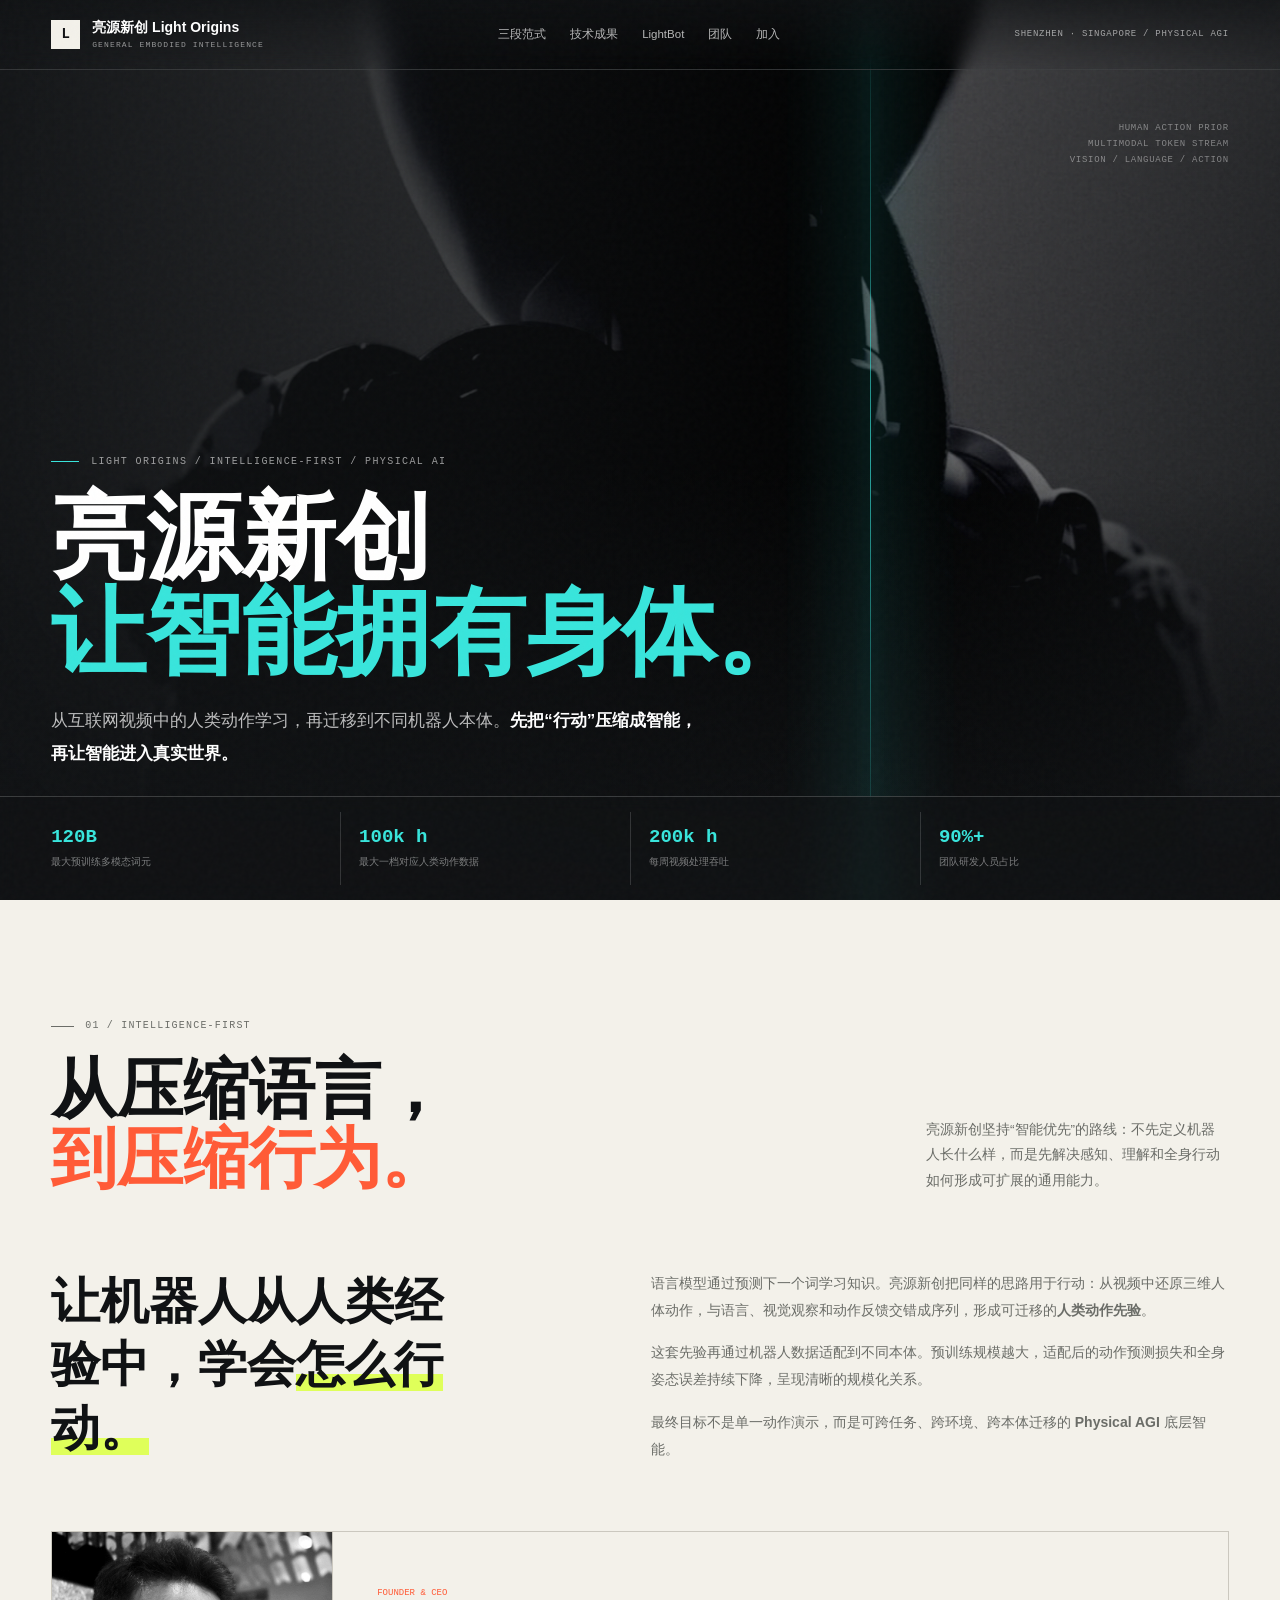
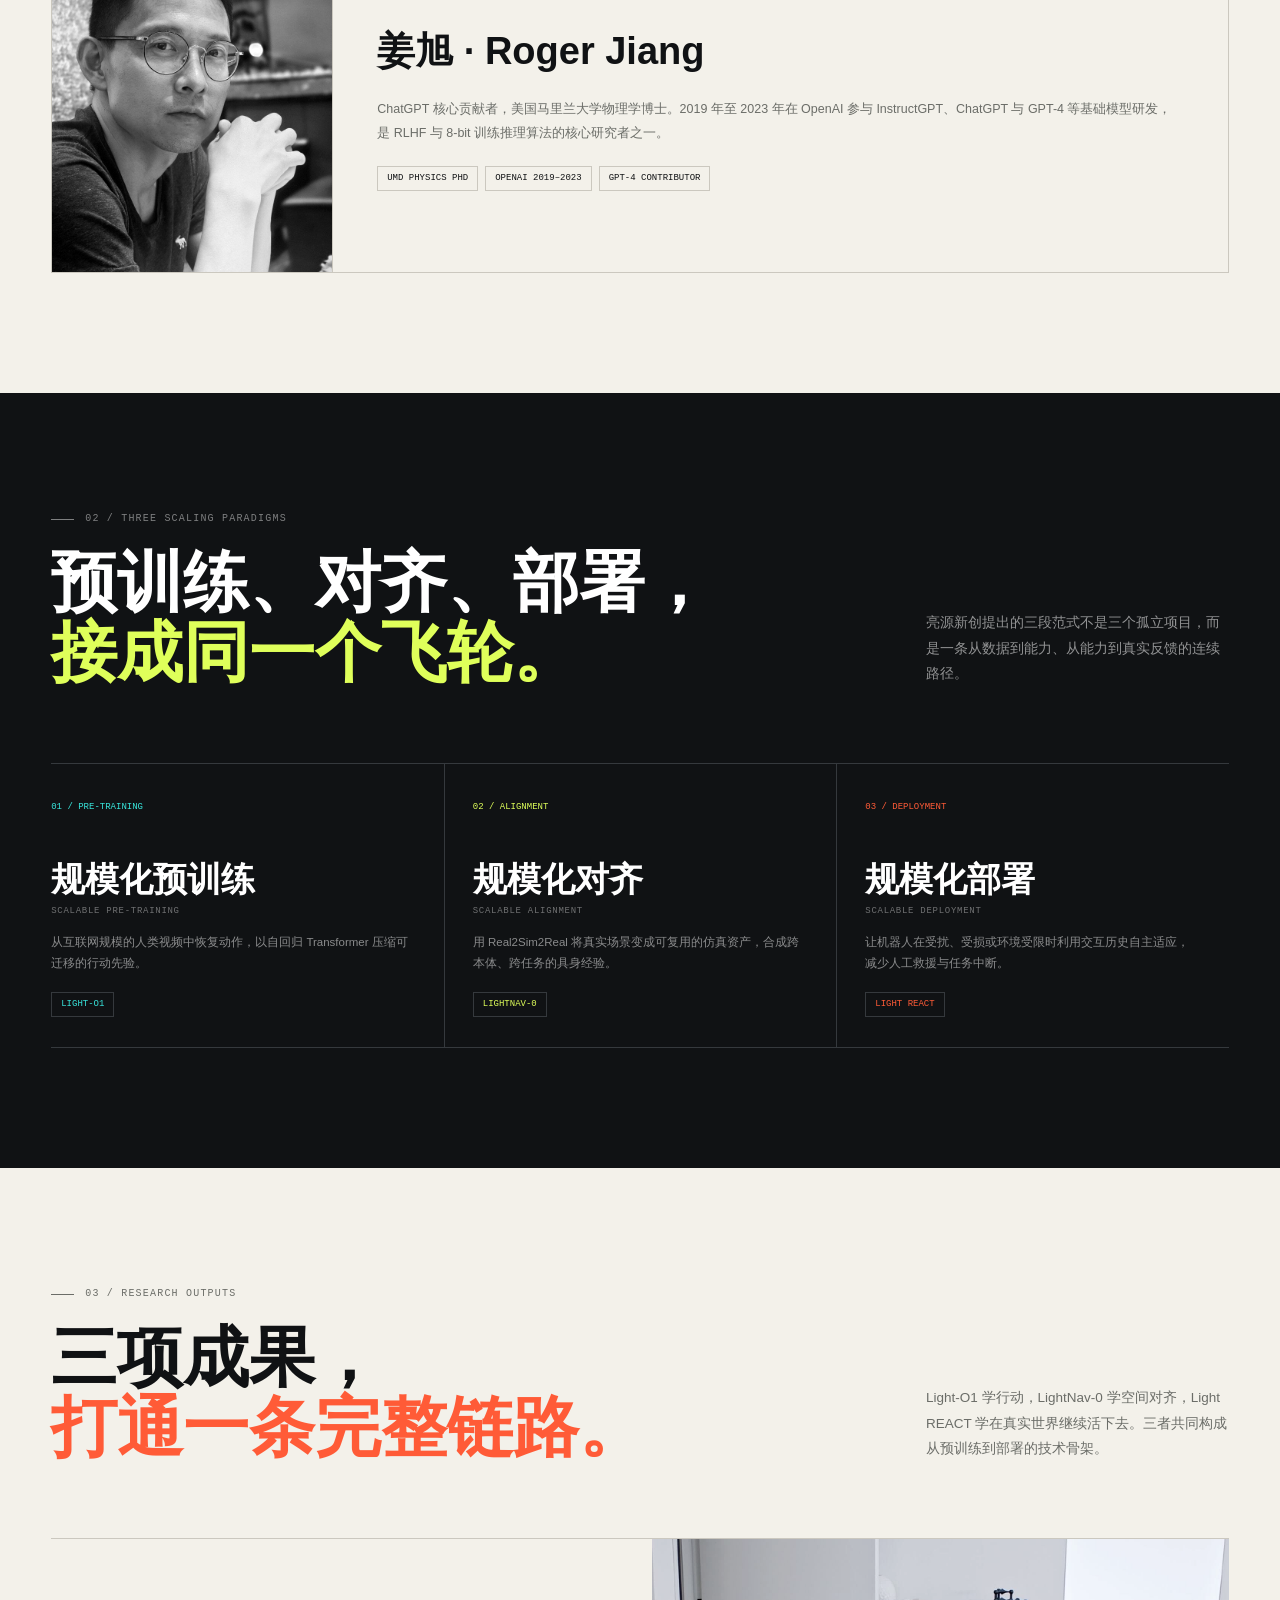
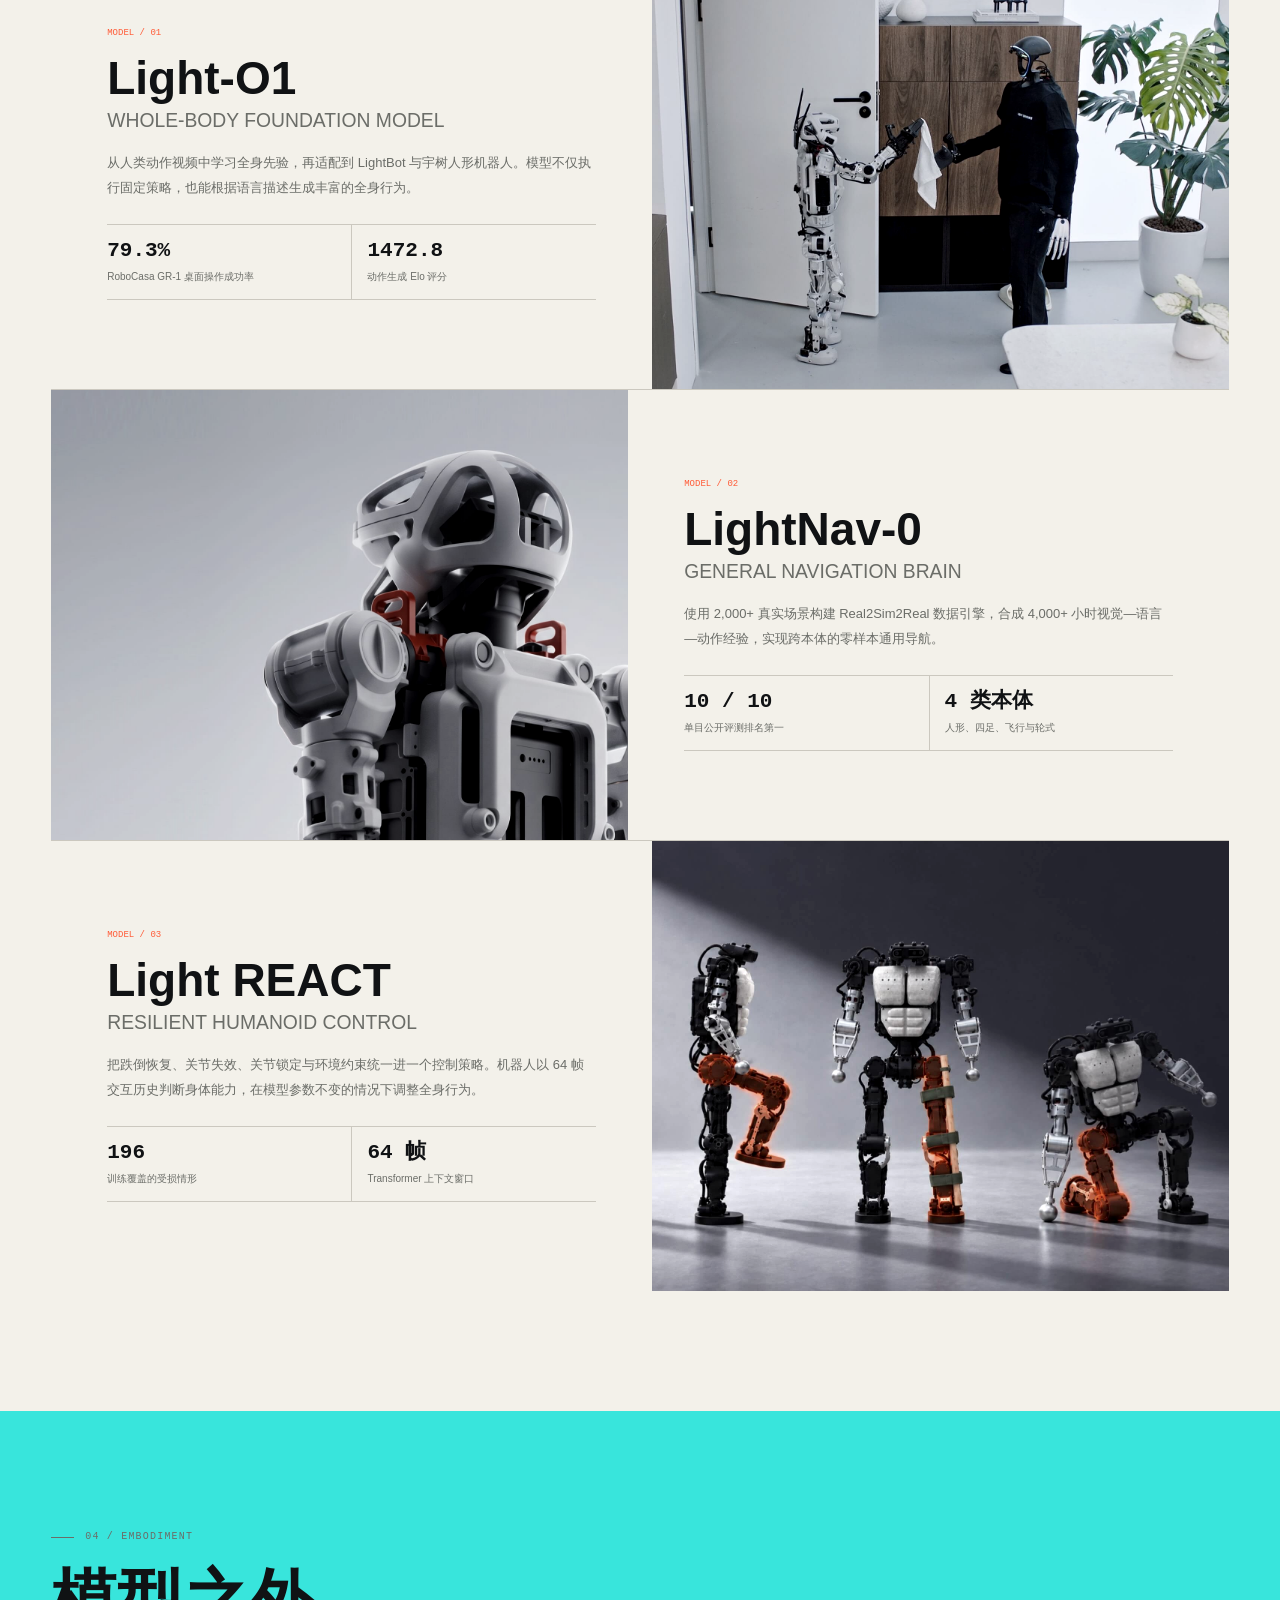
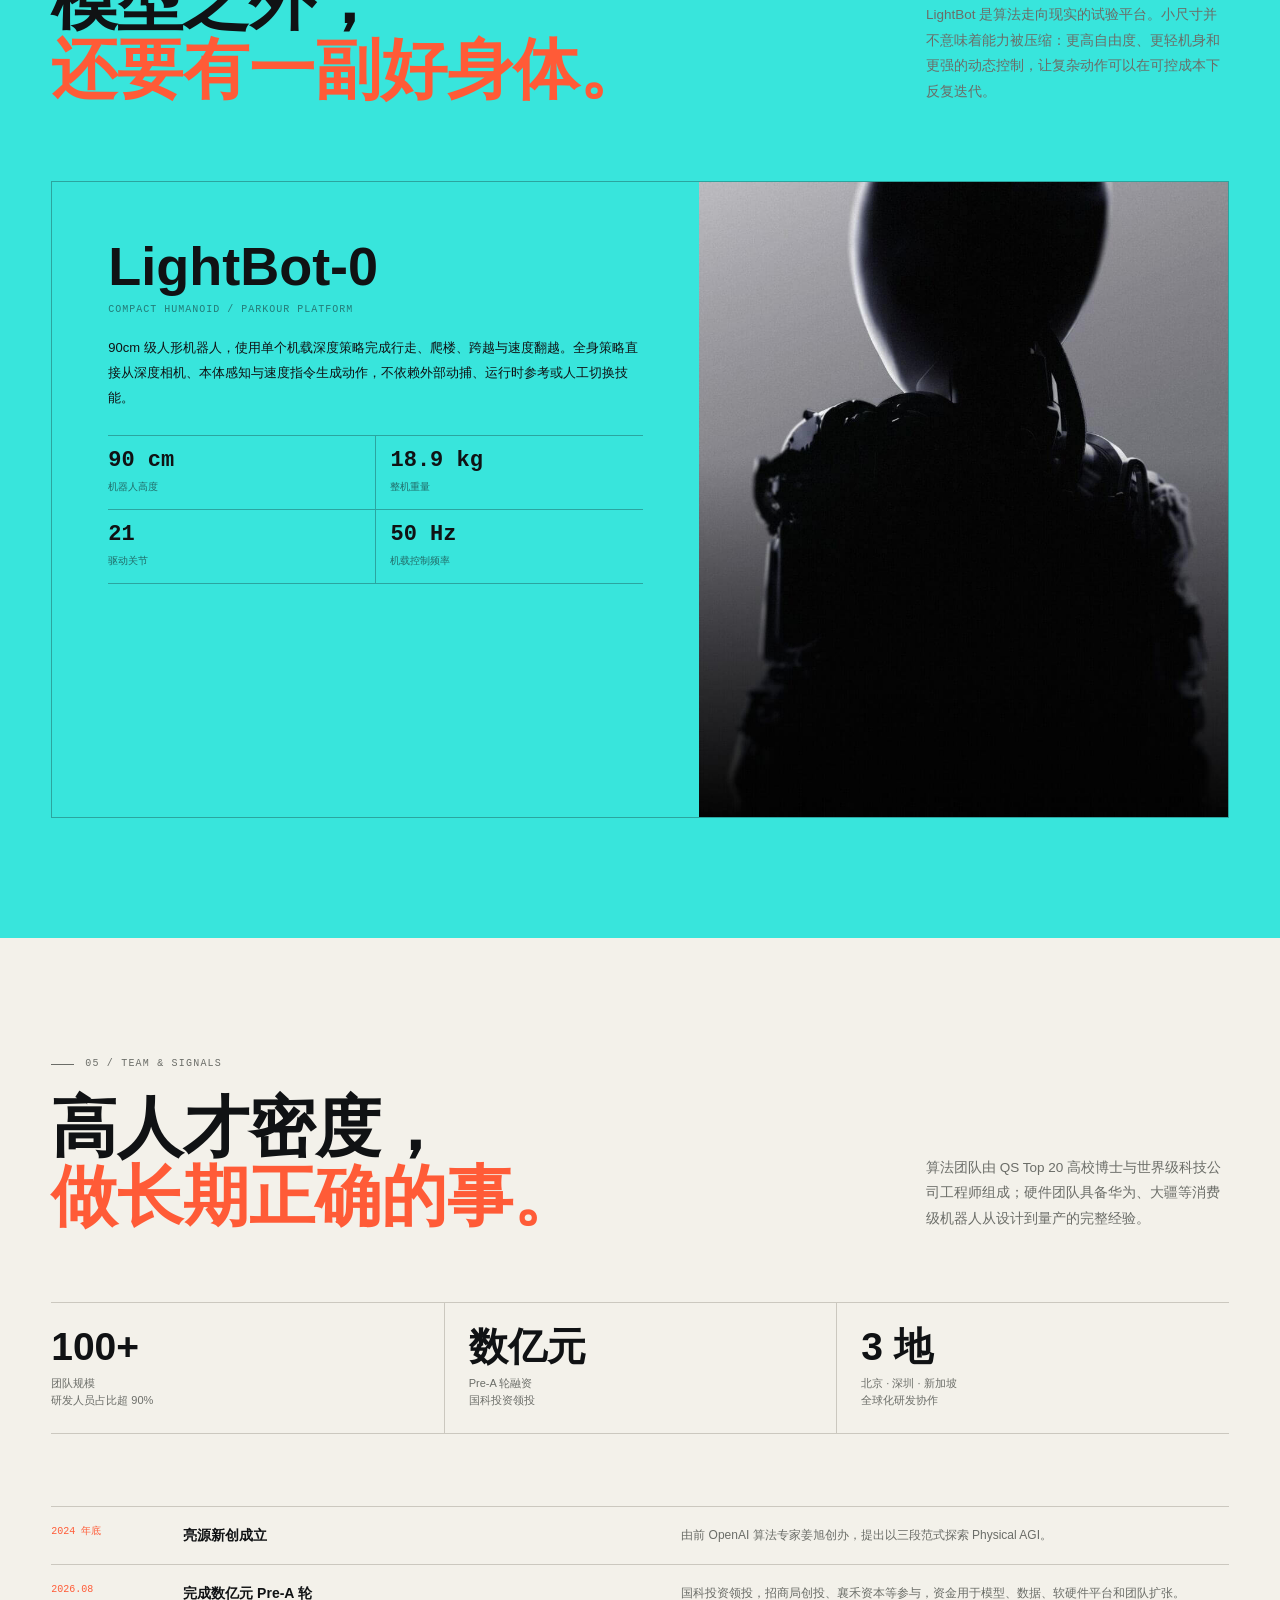
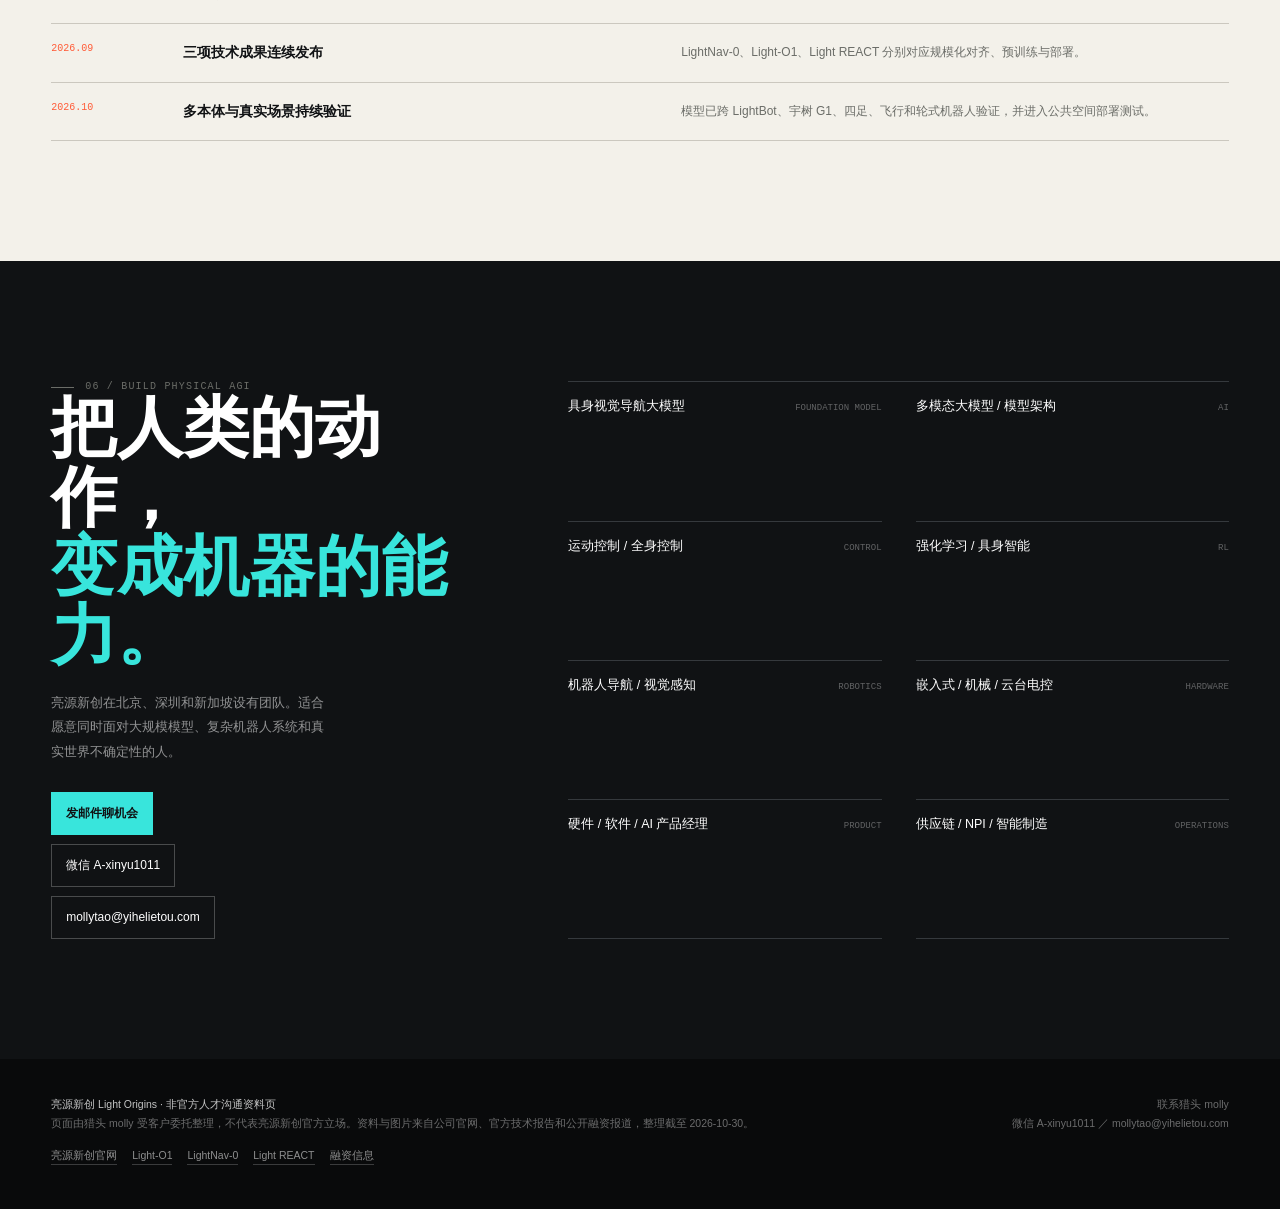
<file: light-origins/index.html>
<!doctype html>
<html lang="zh-CN">
<head>
<meta charset="utf-8">
<meta name="viewport" content="width=device-width, initial-scale=1, viewport-fit=cover">
<meta name="robots" content="noindex,nofollow">
<title>亮源新创 Light Origins｜让智能拥有身体</title>
<meta name="description" content="亮源新创（Light Origins）企业介绍：以规模化预训练、规模化对齐、规模化部署探索 Physical AGI，构建 Light-O1、LightNav-0、Light REACT 与 LightBot 人形机器人。资料整理截至 2026-10-30。">
<meta property="og:title" content="亮源新创 Light Origins｜让智能拥有身体">
<meta property="og:description" content="从互联网视频中的人类动作，到跨本体的全身智能。一页看懂亮源新创的 Physical AI 三段范式。">
<meta property="og:type" content="website">
<link rel="icon" href="data:image/svg+xml,%3Csvg xmlns='http://www.w3.org/2000/svg' viewBox='0 0 32 32'%3E%3Crect width='32' height='32' fill='%23f3f1ea'/%3E%3Cpath d='M7 8h5v13h13v5H7V8Z' fill='%230f1113'/%3E%3Ccircle cx='22' cy='10' r='4' fill='%23ff5b37'/%3E%3C/svg%3E">
<style>
  :root{
    --ink:#101214;
    --ink-2:#2e3235;
    --paper:#f3f1ea;
    --paper-2:#e8e5dc;
    --line:#cbc8bf;
    --line-dark:#35393d;
    --muted:#6b6d68;
    --muted-dark:#9ba0a2;
    --cyan:#38e5dc;
    --lime:#dfff5a;
    --coral:#ff5b37;
    --sans:"PingFang SC","Hiragino Sans GB","Microsoft YaHei",-apple-system,BlinkMacSystemFont,sans-serif;
    --mono:"SFMono-Regular","SF Mono",Menlo,Consolas,monospace;
  }
  *{box-sizing:border-box;margin:0;padding:0}
  html{scroll-behavior:smooth}
  body{background:var(--paper); color:var(--ink); font-family:var(--sans); line-height:1.7; -webkit-font-smoothing:antialiased; overflow-x:hidden}
  body::after{
    content:""; position:fixed; inset:0; pointer-events:none; z-index:120; opacity:.12;
    background-image:url("data:image/svg+xml,%3Csvg viewBox='0 0 220 220' xmlns='http://www.w3.org/2000/svg'%3E%3Cfilter id='n'%3E%3CfeTurbulence type='fractalNoise' baseFrequency='.78' numOctaves='3' stitchTiles='stitch'/%3E%3C/filter%3E%3Crect width='100%25' height='100%25' filter='url(%23n)' opacity='.2'/%3E%3C/svg%3E");
  }
  ::selection{background:var(--cyan); color:var(--ink)}
  a{color:inherit}
  img{display:block; max-width:100%}
  .progress{position:fixed; inset:0 auto auto 0; z-index:130; width:0; height:3px; background:var(--coral)}

  .nav{
    position:fixed; inset:0 0 auto; z-index:110; height:70px; display:flex; align-items:center;
    color:#fff; background:linear-gradient(to bottom,rgba(16,18,20,.74),rgba(16,18,20,.04));
    border-bottom:1px solid rgba(255,255,255,.15); backdrop-filter:blur(9px); transition:.3s ease;
  }
  .nav.solid{color:var(--ink); background:rgba(243,241,234,.95); border-color:var(--line)}
  .nav__in{width:min(1240px,92vw); margin:0 auto; display:flex; align-items:center; justify-content:space-between; gap:24px}
  .brand{display:flex; align-items:center; gap:12px; text-decoration:none; min-width:0}
  .brand__mark{width:29px; height:29px; display:grid; place-items:center; background:var(--paper); color:var(--ink); font:900 14px/1 var(--mono); flex:none}
  .brand__tx{font-size:14px; font-weight:760; line-height:1.12; white-space:nowrap}
  .brand__tx small{display:block; margin-top:4px; font:8px/1.2 var(--mono); letter-spacing:.14em; opacity:.55}
  .nav__links{display:flex; align-items:center; gap:24px}
  .nav__links a{text-decoration:none; font-size:11.5px; opacity:.7}
  .nav__links a:hover{opacity:1}
  .nav__meta{font:9px/1 var(--mono); letter-spacing:.08em; opacity:.58; white-space:nowrap}

  .hero{height:100svh; min-height:750px; max-height:1060px; position:relative; overflow:hidden; background:var(--ink); color:#fff}
  .hero__bg{position:absolute; inset:-8% 0; width:100%; height:116%; object-fit:cover; object-position:center 22%; filter:brightness(.60) saturate(.64) contrast(1.12)}
  .hero__veil{
    position:absolute; inset:0;
    background:
      linear-gradient(90deg,rgba(16,18,20,.95) 0%,rgba(16,18,20,.64) 39%,rgba(16,18,20,.1) 69%,rgba(16,18,20,.58) 100%),
      linear-gradient(to top,rgba(16,18,20,.98) 0%,transparent 48%);
  }
  .hero__beam{
    position:absolute; top:0; bottom:0; left:68%; width:1px; z-index:1;
    background:linear-gradient(to bottom,transparent,var(--cyan),transparent); opacity:.72;
    box-shadow:0 0 18px rgba(56,229,220,.7);
  }
  .hero__beam::after{content:""; position:absolute; inset:-10% -80px; background:linear-gradient(90deg,transparent,rgba(56,229,220,.12),transparent); filter:blur(14px)}
  .hero__in{position:relative; z-index:2; width:min(1240px,92vw); height:100%; margin:0 auto; padding:120px 0 130px; display:flex; flex-direction:column; justify-content:flex-end}
  .hero__kicker{display:flex; align-items:center; gap:12px; font:10px/1.3 var(--mono); letter-spacing:.14em; color:rgba(255,255,255,.58)}
  .hero__kicker::before{content:""; width:28px; height:1px; background:var(--cyan)}
  .hero h1{margin-top:22px; max-width:960px; font-size:clamp(48px,7.4vw,98px); line-height:1; font-weight:850}
  .hero h1 span{display:block; color:var(--cyan)}
  .hero__lede{margin-top:26px; max-width:660px; font-size:clamp(14px,1.45vw,17px); line-height:1.9; color:rgba(255,255,255,.72)}
  .hero__lede b{color:#fff}
  .hero__code{position:absolute; right:4vw; top:120px; z-index:3; color:rgba(255,255,255,.42); text-align:right; font:9px/1.8 var(--mono); letter-spacing:.08em}
  .hero__rail{position:absolute; inset:auto 0 0; z-index:3; border-top:1px solid rgba(255,255,255,.18); background:rgba(16,18,20,.56); backdrop-filter:blur(8px)}
  .hero__rail-in{width:min(1240px,92vw); margin:0 auto; display:grid; grid-template-columns:repeat(4,1fr)}
  .hero__rail div{padding:15px 18px 15px 0; border-right:1px solid rgba(255,255,255,.15)}
  .hero__rail div+div{padding-left:18px}
  .hero__rail div:last-child{border-right:0}
  .hero__rail b{display:block; color:var(--cyan); font:650 19px/1.1 var(--mono)}
  .hero__rail small{display:block; margin-top:5px; color:rgba(255,255,255,.45); font-size:10px}

  .wrap{width:min(1180px,92vw); margin:0 auto}
  .band{padding:clamp(70px,10vw,120px) 0; position:relative}
  .band--paper{background:var(--paper)}
  .band--dark{background:var(--ink); color:#fff}
  .band--cyan{background:var(--cyan); color:var(--ink)}
  .kicker{display:flex; align-items:center; gap:11px; font:10px/1.2 var(--mono); letter-spacing:.12em; text-transform:uppercase; color:var(--muted)}
  .kicker::before{content:""; width:23px; height:1px; background:currentColor}
  .band--dark .kicker{color:rgba(255,255,255,.46)}
  .section-head{display:grid; grid-template-columns:minmax(0,1.45fr) minmax(280px,.55fr); gap:clamp(28px,6vw,80px); align-items:end; margin-top:23px}
  h2{max-width:18ch; font-size:clamp(34px,5.4vw,66px); line-height:1.05; font-weight:830}
  h2 em{font-style:normal; color:var(--coral)}
  .band--dark h2 em{color:var(--lime)}
  .section-head p{max-width:45ch; color:var(--muted); font-size:13.5px; line-height:1.9}
  .band--dark .section-head p{color:rgba(255,255,255,.54)}

  .thesis{display:grid; grid-template-columns:.95fr 1.05fr; gap:clamp(30px,6vw,80px); margin-top:clamp(46px,7vw,76px); align-items:start}
  .thesis__big{max-width:16ch; font-size:clamp(28px,4vw,49px); line-height:1.3; font-weight:650}
  .thesis__big span{background:linear-gradient(transparent 68%,var(--lime) 68%)}
  .thesis__copy p{color:var(--muted); font-size:14px; line-height:1.95}
  .thesis__copy p+p{margin-top:15px}
  .thesis__copy b{color:var(--ink)}
  .founder{display:grid; grid-template-columns:280px 1fr; gap:1px; margin-top:clamp(42px,6vw,68px); border:1px solid var(--line); background:var(--line)}
  .founder__fig{min-height:340px; overflow:hidden; background:#ddd}
  .founder__fig img{width:100%; height:100%; object-fit:cover; object-position:center top; filter:grayscale(.82) contrast(1.06)}
  .founder__copy{padding:clamp(26px,4vw,44px); background:var(--paper)}
  .founder__copy .role{font:9px/1 var(--mono); color:var(--coral)}
  .founder__copy h3{font-size:clamp(25px,3.4vw,38px); margin-top:15px}
  .founder__copy p{font-size:12.5px; line-height:1.9; color:var(--muted); margin-top:15px}
  .founder__code{display:flex; flex-wrap:wrap; gap:7px; margin-top:20px}
  .founder__code span{border:1px solid var(--line); padding:7px 9px; font:9px/1 var(--mono)}

  .paradigm{margin-top:clamp(46px,7vw,76px); border-top:1px solid var(--line-dark); display:grid; grid-template-columns:repeat(3,1fr)}
  .paradigm__i{padding:26px 28px 30px 0; min-height:260px; border-bottom:1px solid var(--line-dark)}
  .paradigm__i+ .paradigm__i{padding-left:28px; border-left:1px solid var(--line-dark)}
  .paradigm__n{font:9px/1 var(--mono); color:var(--cyan)}
  .paradigm__i:nth-child(2) .paradigm__n{color:var(--lime)}
  .paradigm__i:nth-child(3) .paradigm__n{color:var(--coral)}
  .paradigm h3{font-size:clamp(23px,3.1vw,34px); margin-top:42px; line-height:1.18}
  .paradigm h3 span{display:block; margin-top:7px; font:9px/1.2 var(--mono); color:rgba(255,255,255,.4); letter-spacing:.08em}
  .paradigm p{margin-top:15px; color:rgba(255,255,255,.51); font-size:11.5px; line-height:1.8}
  .paradigm__out{display:inline-block; margin-top:19px; padding:7px 9px; border:1px solid var(--line-dark); color:var(--cyan); font:9px/1 var(--mono)}
  .paradigm__i:nth-child(2) .paradigm__out{color:var(--lime)}
  .paradigm__i:nth-child(3) .paradigm__out{color:var(--coral)}

  .research{margin-top:clamp(46px,7vw,76px); display:grid; gap:1px; background:var(--line); border-top:1px solid var(--line)}
  .research__item{display:grid; grid-template-columns:1.02fr .98fr; background:var(--paper)}
  .research__item:nth-child(even){grid-template-columns:.98fr 1.02fr}
  .research__copy{padding:clamp(28px,5vw,56px); display:flex; flex-direction:column; justify-content:center}
  .research__item:nth-child(even) .research__copy{order:2}
  .research__no{font:9px/1 var(--mono); color:var(--coral)}
  .research h3{font-size:clamp(28px,4.2vw,46px); line-height:1.08; margin-top:16px}
  .research h3 span{display:block; margin-top:8px; color:var(--muted); font-size:.42em; font-weight:450}
  .research p{margin-top:19px; color:var(--muted); font-size:13px; line-height:1.9}
  .research__metrics{display:grid; grid-template-columns:1fr 1fr; margin-top:24px; border-top:1px solid var(--line)}
  .research__metrics div{padding:14px 0; border-bottom:1px solid var(--line)}
  .research__metrics div:nth-child(even){padding-left:15px; border-left:1px solid var(--line)}
  .research__metrics b{display:block; font:650 21px/1.1 var(--mono)}
  .research__metrics small{display:block; margin-top:5px; font-size:10px; color:var(--muted)}
  .research__fig{min-height:450px; overflow:hidden; background:#0d0f10}
  .research__fig img{width:100%; height:100%; object-fit:cover; filter:saturate(.75) contrast(1.08); transition:transform .8s cubic-bezier(.2,.75,.2,1)}
  .research__item:hover .research__fig img{transform:scale(1.025)}

  .body-band{display:grid; grid-template-columns:1.1fr .9fr; gap:0; margin-top:clamp(46px,7vw,76px); border:1px solid rgba(16,18,20,.24); background:rgba(16,18,20,.08)}
  .body-band__copy{padding:clamp(28px,5vw,56px); background:var(--cyan)}
  .body-band h3{font-size:clamp(32px,4.8vw,54px); line-height:1.05}
  .body-band h3 span{display:block; margin-top:9px; color:rgba(16,18,20,.5); font:10px/1.3 var(--mono); letter-spacing:.1em}
  .body-band p{margin-top:20px; font-size:13px; line-height:1.9}
  .specs{display:grid; grid-template-columns:1fr 1fr; margin-top:25px; border-top:1px solid rgba(16,18,20,.3)}
  .specs div{padding:14px 12px 14px 0; border-bottom:1px solid rgba(16,18,20,.3)}
  .specs div:nth-child(even){padding-left:14px; border-left:1px solid rgba(16,18,20,.3)}
  .specs b{display:block; font:650 22px/1 var(--mono)}
  .specs small{display:block; margin-top:6px; font-size:10px; color:rgba(16,18,20,.57)}
  .body-band__fig{overflow:hidden; min-height:490px; background:#111}
  .body-band__fig img{width:100%; height:100%; object-fit:cover; object-position:center 28%}

  .timeline{margin-top:clamp(44px,7vw,72px); border-top:1px solid var(--line)}
  .event{display:grid; grid-template-columns:110px 1fr 1.15fr; gap:22px; padding:18px 0; border-bottom:1px solid var(--line); align-items:start}
  .event time{font:10px/1.3 var(--mono); color:var(--coral)}
  .event b{font-size:14px; line-height:1.55}
  .event p{font-size:12px; line-height:1.75; color:var(--muted)}
  .signal-grid{display:grid; grid-template-columns:repeat(3,1fr); margin-top:clamp(44px,7vw,70px); border-top:1px solid var(--line); border-bottom:1px solid var(--line)}
  .signal-grid div{padding:24px 24px 24px 0}
  .signal-grid div+div{padding-left:24px; border-left:1px solid var(--line)}
  .signal-grid b{display:block; font-size:clamp(25px,3.5vw,39px); line-height:1}
  .signal-grid small{display:block; margin-top:9px; color:var(--muted); font-size:11px; line-height:1.55}

  .join{background:var(--ink); color:#fff}
  .join__in{display:grid; grid-template-columns:.8fr 1.2fr; gap:clamp(30px,6vw,78px)}
  .join h2 em{color:var(--cyan)}
  .join__lead p{margin-top:20px; max-width:39ch; color:rgba(255,255,255,.54); font-size:13px; line-height:1.9}
  .contact{display:flex; flex-direction:column; align-items:flex-start; gap:9px; margin-top:27px}
  .contact a{display:inline-flex; align-items:center; min-height:43px; padding:0 14px; border:1px solid rgba(255,255,255,.24); text-decoration:none; font-size:12px; transition:.2s}
  .contact a:hover{border-color:var(--cyan); color:var(--cyan)}
  .contact .primary{background:var(--cyan); color:var(--ink); border-color:var(--cyan); font-weight:700}
  .jobs{display:grid; grid-template-columns:1fr 1fr; gap:0 34px; border-top:1px solid var(--line-dark)}
  .job{display:grid; grid-template-columns:1fr auto; gap:16px; align-items:baseline; padding:14px 0; border-bottom:1px solid var(--line-dark)}
  .job b{font-size:12.5px; font-weight:520}
  .job span{font:9px/1.2 var(--mono); color:rgba(255,255,255,.34); white-space:nowrap}

  footer{background:#090a0b; color:rgba(255,255,255,.4); padding:36px 0 44px; font-size:10.5px; line-height:1.8}
  .foot{display:grid; grid-template-columns:1.35fr .65fr; gap:40px}
  .foot b{color:rgba(255,255,255,.76); font-weight:500}
  .foot__r{text-align:right}
  .sources{display:flex; flex-wrap:wrap; gap:8px 15px; margin-top:13px}
  .sources a{color:rgba(255,255,255,.54); text-decoration:none; border-bottom:1px solid rgba(255,255,255,.2)}

  .reveal{opacity:0; transform:translateY(24px); transition:opacity .7s ease,transform .7s cubic-bezier(.2,.75,.2,1)}
  .reveal.is-in{opacity:1; transform:none}

  @media (max-width:920px){
    .nav__links{display:none}
    .hero__code{display:none}
    .hero__beam{left:76%}
    .hero__rail-in{grid-template-columns:1fr 1fr}
    .hero__rail div:nth-child(2){border-right:0}
    .hero__rail div:nth-child(3){padding-left:0;border-top:1px solid rgba(255,255,255,.15)}
    .hero__rail div:nth-child(4){border-top:1px solid rgba(255,255,255,.15)}
    .section-head,.thesis,.founder,.research__item,.research__item:nth-child(even),.body-band,.join__in,.foot{grid-template-columns:1fr}
    .research__item:nth-child(even) .research__copy{order:0}
    .research__fig{min-height:340px}
    .paradigm{grid-template-columns:1fr}
    .paradigm__i,.paradigm__i+ .paradigm__i{padding:24px 0 27px; border-left:0; border-top:1px solid var(--line-dark)}
    .paradigm__i:first-child{border-top:0}
    .body-band__fig{min-height:360px}
    .signal-grid{grid-template-columns:1fr}
    .signal-grid div+div{padding-left:0;border-left:0;border-top:1px solid var(--line)}
    .foot__r{text-align:left}
  }
  @media (max-width:620px){
    .brand__tx{font-size:11px}
    .nav__meta{display:none}
    .hero h1{font-size:clamp(44px,12.8vw,64px)}
    .hero__rail b{font-size:15px}
    .founder__fig{min-height:360px}
    .research__copy{padding:28px 22px 34px}
    .research__fig{min-height:260px}
    .body-band__copy{padding:28px 22px 34px}
    .body-band__fig{min-height:300px}
    .research__metrics,.specs{grid-template-columns:1fr}
    .research__metrics div:nth-child(even),.specs div:nth-child(even){padding-left:0;border-left:0}
    .event{grid-template-columns:1fr;gap:6px}
    .jobs{grid-template-columns:1fr}
    .job span{white-space:normal}
  }
  @media (prefers-reduced-motion:reduce){
    html{scroll-behavior:auto}
    *,*::before,*::after{transition:none!important;animation:none!important}
    .reveal{opacity:1;transform:none}
  }
</style>
</head>
<body>
<div class="progress" aria-hidden="true"></div>

<nav class="nav" aria-label="页面导航">
  <div class="nav__in">
    <a class="brand" href="#top">
      <span class="brand__mark">L</span>
      <span class="brand__tx">亮源新创 Light Origins<small>GENERAL EMBODIED INTELLIGENCE</small></span>
    </a>
    <div class="nav__links">
      <a href="#paradigm">三段范式</a>
      <a href="#research">技术成果</a>
      <a href="#lightbot">LightBot</a>
      <a href="#team">团队</a>
      <a href="#join">加入</a>
    </div>
    <span class="nav__meta">SHENZHEN · SINGAPORE / PHYSICAL AGI</span>
  </div>
</nav>

<main id="top">
  <section class="hero">
    <img class="hero__bg" src="assets/hero-robot.jpg" width="1280" height="1537" alt="亮源新创 LightBot 人形机器人">
    <div class="hero__veil"></div>
    <div class="hero__beam"></div>
    <div class="hero__code">HUMAN ACTION PRIOR<br>MULTIMODAL TOKEN STREAM<br>VISION / LANGUAGE / ACTION</div>
    <div class="hero__in">
      <div class="hero__kicker">LIGHT ORIGINS / INTELLIGENCE-FIRST / PHYSICAL AI</div>
      <h1>亮源新创<br><span>让智能拥有身体。</span></h1>
      <p class="hero__lede">从互联网视频中的人类动作学习，再迁移到不同机器人本体。<b>先把“行动”压缩成智能，再让智能进入真实世界。</b></p>
    </div>
    <div class="hero__rail">
      <div class="hero__rail-in">
        <div><b>120B</b><small>最大预训练多模态词元</small></div>
        <div><b>100k h</b><small>最大一档对应人类动作数据</small></div>
        <div><b>200k h</b><small>每周视频处理吞吐</small></div>
        <div><b>90%+</b><small>团队研发人员占比</small></div>
      </div>
    </div>
  </section>

  <section class="band band--paper" id="about">
    <div class="wrap">
      <div class="kicker reveal">01 / Intelligence-first</div>
      <div class="section-head reveal">
        <h2>从压缩语言，<br><em>到压缩行为。</em></h2>
        <p>亮源新创坚持“智能优先”的路线：不先定义机器人长什么样，而是先解决感知、理解和全身行动如何形成可扩展的通用能力。</p>
      </div>
      <div class="thesis">
        <div class="thesis__big reveal">让机器人从人类经验中，学会<span>怎么行动。</span></div>
        <div class="thesis__copy reveal">
          <p>语言模型通过预测下一个词学习知识。亮源新创把同样的思路用于行动：从视频中还原三维人体动作，与语言、视觉观察和动作反馈交错成序列，形成可迁移的<strong>人类动作先验</strong>。</p>
          <p>这套先验再通过机器人数据适配到不同本体。预训练规模越大，适配后的动作预测损失和全身姿态误差持续下降，呈现清晰的规模化关系。</p>
          <p>最终目标不是单一动作演示，而是可跨任务、跨环境、跨本体迁移的 <strong>Physical AGI</strong> 底层智能。</p>
        </div>
      </div>
      <div class="founder reveal">
        <figure class="founder__fig">
          <img src="assets/founder.jpg" width="768" height="884" alt="亮源新创创始人兼 CEO 姜旭">
        </figure>
        <div class="founder__copy">
          <span class="role">FOUNDER &amp; CEO</span>
          <h3>姜旭 · Roger Jiang</h3>
          <p>ChatGPT 核心贡献者，美国马里兰大学物理学博士。2019 年至 2023 年在 OpenAI 参与 InstructGPT、ChatGPT 与 GPT-4 等基础模型研发，是 RLHF 与 8-bit 训练推理算法的核心研究者之一。</p>
          <div class="founder__code">
            <span>UMD PHYSICS PHD</span><span>OPENAI 2019–2023</span><span>GPT-4 CONTRIBUTOR</span>
          </div>
        </div>
      </div>
    </div>
  </section>

  <section class="band band--dark" id="paradigm">
    <div class="wrap">
      <div class="kicker reveal">02 / Three Scaling Paradigms</div>
      <div class="section-head reveal">
        <h2>预训练、对齐、部署，<br><em>接成同一个飞轮。</em></h2>
        <p>亮源新创提出的三段范式不是三个孤立项目，而是一条从数据到能力、从能力到真实反馈的连续路径。</p>
      </div>
      <div class="paradigm reveal">
        <div class="paradigm__i">
          <span class="paradigm__n">01 / PRE-TRAINING</span>
          <h3>规模化预训练<span>SCALABLE PRE-TRAINING</span></h3>
          <p>从互联网规模的人类视频中恢复动作，以自回归 Transformer 压缩可迁移的行动先验。</p>
          <span class="paradigm__out">LIGHT-O1</span>
        </div>
        <div class="paradigm__i">
          <span class="paradigm__n">02 / ALIGNMENT</span>
          <h3>规模化对齐<span>SCALABLE ALIGNMENT</span></h3>
          <p>用 Real2Sim2Real 将真实场景变成可复用的仿真资产，合成跨本体、跨任务的具身经验。</p>
          <span class="paradigm__out">LIGHTNAV-0</span>
        </div>
        <div class="paradigm__i">
          <span class="paradigm__n">03 / DEPLOYMENT</span>
          <h3>规模化部署<span>SCALABLE DEPLOYMENT</span></h3>
          <p>让机器人在受扰、受损或环境受限时利用交互历史自主适应，减少人工救援与任务中断。</p>
          <span class="paradigm__out">LIGHT REACT</span>
        </div>
      </div>
    </div>
  </section>

  <section class="band band--paper" id="research">
    <div class="wrap">
      <div class="kicker reveal">03 / Research Outputs</div>
      <div class="section-head reveal">
        <h2>三项成果，<br><em>打通一条完整链路。</em></h2>
        <p>Light-O1 学行动，LightNav-0 学空间对齐，Light REACT 学在真实世界继续活下去。三者共同构成从预训练到部署的技术骨架。</p>
      </div>
      <div class="research">
        <article class="research__item reveal">
          <div class="research__copy">
            <span class="research__no">MODEL / 01</span>
            <h3>Light-O1<span>WHOLE-BODY FOUNDATION MODEL</span></h3>
            <p>从人类动作视频中学习全身先验，再适配到 LightBot 与宇树人形机器人。模型不仅执行固定策略，也能根据语言描述生成丰富的全身行为。</p>
            <div class="research__metrics">
              <div><b>79.3%</b><small>RoboCasa GR-1 桌面操作成功率</small></div>
              <div><b>1472.8</b><small>动作生成 Elo 评分</small></div>
            </div>
          </div>
          <figure class="research__fig">
            <img src="assets/light-o1-cover-2.jpg" width="1600" height="1200" alt="亮源新创 LightBot 与另一台机器人完成毛巾交接">
          </figure>
        </article>
        <article class="research__item reveal">
          <div class="research__copy">
            <span class="research__no">MODEL / 02</span>
            <h3>LightNav-0<span>GENERAL NAVIGATION BRAIN</span></h3>
            <p>使用 2,000+ 真实场景构建 Real2Sim2Real 数据引擎，合成 4,000+ 小时视觉—语言—动作经验，实现跨本体的零样本通用导航。</p>
            <div class="research__metrics">
              <div><b>10 / 10</b><small>单目公开评测排名第一</small></div>
              <div><b>4 类本体</b><small>人形、四足、飞行与轮式</small></div>
            </div>
          </div>
          <figure class="research__fig">
            <img src="assets/sgl-2026-cover.jpg" width="1600" height="1200" alt="亮源新创人形机器人现场展示">
          </figure>
        </article>
        <article class="research__item reveal">
          <div class="research__copy">
            <span class="research__no">MODEL / 03</span>
            <h3>Light REACT<span>RESILIENT HUMANOID CONTROL</span></h3>
            <p>把跌倒恢复、关节失效、关节锁定与环境约束统一进一个控制策略。机器人以 64 帧交互历史判断身体能力，在模型参数不变的情况下调整全身行为。</p>
            <div class="research__metrics">
              <div><b>196</b><small>训练覆盖的受损情形</small></div>
              <div><b>64 帧</b><small>Transformer 上下文窗口</small></div>
            </div>
          </div>
          <figure class="research__fig">
            <img src="assets/light-react-cover-2.jpg" width="1600" height="1200" alt="Light REACT 人形机器人在受损状态下调整姿态与运动方式">
          </figure>
        </article>
      </div>
    </div>
  </section>

  <section class="band band--cyan" id="lightbot">
    <div class="wrap">
      <div class="kicker reveal">04 / Embodiment</div>
      <div class="section-head reveal">
        <h2>模型之外，<br><em>还要有一副好身体。</em></h2>
        <p>LightBot 是算法走向现实的试验平台。小尺寸并不意味着能力被压缩：更高自由度、更轻机身和更强的动态控制，让复杂动作可以在可控成本下反复迭代。</p>
      </div>
      <div class="body-band reveal">
        <div class="body-band__copy">
          <h3>LightBot-0<span>COMPACT HUMANOID / PARKOUR PLATFORM</span></h3>
          <p>90cm 级人形机器人，使用单个机载深度策略完成行走、爬楼、跨越与速度翻越。全身策略直接从深度相机、本体感知与速度指令生成动作，不依赖外部动捕、运行时参考或人工切换技能。</p>
          <div class="specs">
            <div><b>90 cm</b><small>机器人高度</small></div>
            <div><b>18.9 kg</b><small>整机重量</small></div>
            <div><b>21</b><small>驱动关节</small></div>
            <div><b>50 Hz</b><small>机载控制频率</small></div>
          </div>
        </div>
        <figure class="body-band__fig">
          <img src="assets/bipedal.jpg" width="900" height="1081" alt="亮源新创双足人形机器人">
        </figure>
      </div>
    </div>
  </section>

  <section class="band band--paper" id="team">
    <div class="wrap">
      <div class="kicker reveal">05 / Team &amp; Signals</div>
      <div class="section-head reveal">
        <h2>高人才密度，<br><em>做长期正确的事。</em></h2>
        <p>算法团队由 QS Top 20 高校博士与世界级科技公司工程师组成；硬件团队具备华为、大疆等消费级机器人从设计到量产的完整经验。</p>
      </div>
      <div class="signal-grid reveal">
        <div><b>100+</b><small>团队规模<br>研发人员占比超 90%</small></div>
        <div><b>数亿元</b><small>Pre-A 轮融资<br>国科投资领投</small></div>
        <div><b>3 地</b><small>北京 · 深圳 · 新加坡<br>全球化研发协作</small></div>
      </div>
      <div class="timeline reveal">
        <div class="event"><time>2024 年底</time><b>亮源新创成立</b><p>由前 OpenAI 算法专家姜旭创办，提出以三段范式探索 Physical AGI。</p></div>
        <div class="event"><time>2026.08</time><b>完成数亿元 Pre-A 轮</b><p>国科投资领投，招商局创投、襄禾资本等参与，资金用于模型、数据、软硬件平台和团队扩张。</p></div>
        <div class="event"><time>2026.09</time><b>三项技术成果连续发布</b><p>LightNav-0、Light-O1、Light REACT 分别对应规模化对齐、预训练与部署。</p></div>
        <div class="event"><time>2026.10</time><b>多本体与真实场景持续验证</b><p>模型已跨 LightBot、宇树 G1、四足、飞行和轮式机器人验证，并进入公共空间部署测试。</p></div>
      </div>
    </div>
  </section>

  <section class="band join" id="join">
    <div class="wrap join__in">
      <div class="join__lead reveal">
        <div class="kicker">06 / Build Physical AGI</div>
        <h2>把人类的动作，<br><em>变成机器的能力。</em></h2>
        <p>亮源新创在北京、深圳和新加坡设有团队。适合愿意同时面对大规模模型、复杂机器人系统和真实世界不确定性的人。</p>
        <div class="contact">
          <a class="primary" href="mailto:mollytao@yihelietou.com?subject=%E5%BA%94%E8%81%98%E4%BA%AE%E6%BA%90%E6%96%B0%E5%88%9B">发邮件聊机会</a>
          <a href="weixin://">微信 A-xinyu1011</a>
          <a href="mailto:mollytao@yihelietou.com">mollytao@yihelietou.com</a>
        </div>
      </div>
      <div class="jobs reveal" aria-label="重点人才方向">
        <div class="job"><b>具身视觉导航大模型</b><span>FOUNDATION MODEL</span></div>
        <div class="job"><b>多模态大模型 / 模型架构</b><span>AI</span></div>
        <div class="job"><b>运动控制 / 全身控制</b><span>CONTROL</span></div>
        <div class="job"><b>强化学习 / 具身智能</b><span>RL</span></div>
        <div class="job"><b>机器人导航 / 视觉感知</b><span>ROBOTICS</span></div>
        <div class="job"><b>嵌入式 / 机械 / 云台电控</b><span>HARDWARE</span></div>
        <div class="job"><b>硬件 / 软件 / AI 产品经理</b><span>PRODUCT</span></div>
        <div class="job"><b>供应链 / NPI / 智能制造</b><span>OPERATIONS</span></div>
      </div>
    </div>
  </section>
</main>

<footer>
  <div class="wrap foot">
    <div>
      <b>亮源新创 Light Origins · 非官方人才沟通资料页</b><br>
      页面由猎头 molly 受客户委托整理，不代表亮源新创官方立场。资料与图片来自公司官网、官方技术报告和公开融资报道，整理截至 2026-10-30。
      <div class="sources">
        <a href="https://www.lightorigins.com/" target="_blank" rel="noopener">亮源新创官网</a>
        <a href="https://www.lightorigins.com/blog/light-o1" target="_blank" rel="noopener">Light-O1</a>
        <a href="https://www.lightorigins.com/blog/lightnav-0" target="_blank" rel="noopener">LightNav-0</a>
        <a href="https://www.lightorigins.com/blog/light-react" target="_blank" rel="noopener">Light REACT</a>
        <a href="https://news.pedaily.cn/202608/567689.shtml" target="_blank" rel="noopener">融资信息</a>
      </div>
    </div>
    <div class="foot__r">
      联系猎头 molly<br>
      微信 A-xinyu1011 ／ mollytao@yihelietou.com
    </div>
  </div>
</footer>

<script>
(function () {
  'use strict';
  var progress = document.querySelector('.progress');
  var nav = document.querySelector('.nav');
  var bg = document.querySelector('.hero__bg');
  var ticking = false;
  var reduced = matchMedia('(prefers-reduced-motion: reduce)').matches;

  function update() {
    var y = window.scrollY || 0;
    var max = Math.max(1, document.documentElement.scrollHeight - innerHeight);
    progress.style.width = Math.min(100, y / max * 100) + '%';
    nav.classList.toggle('solid', y > innerHeight * .72);
    if (bg && !reduced) bg.style.transform = 'scale(1.04) translate3d(0,' + Math.min(82, y * .072) + 'px,0)';
    ticking = false;
  }
  addEventListener('scroll', function () {
    if (!ticking) { requestAnimationFrame(update); ticking = true; }
  }, {passive:true});
  update();

  var io = new IntersectionObserver(function (entries) {
    entries.forEach(function (entry) {
      if (entry.isIntersecting) {
        entry.target.classList.add('is-in');
        io.unobserve(entry.target);
      }
    });
  }, {threshold:.1, rootMargin:'0px 0px -42px'});
  document.querySelectorAll('.reveal').forEach(function (el) { io.observe(el); });
})();
</script>
</body>
</html>
</file>
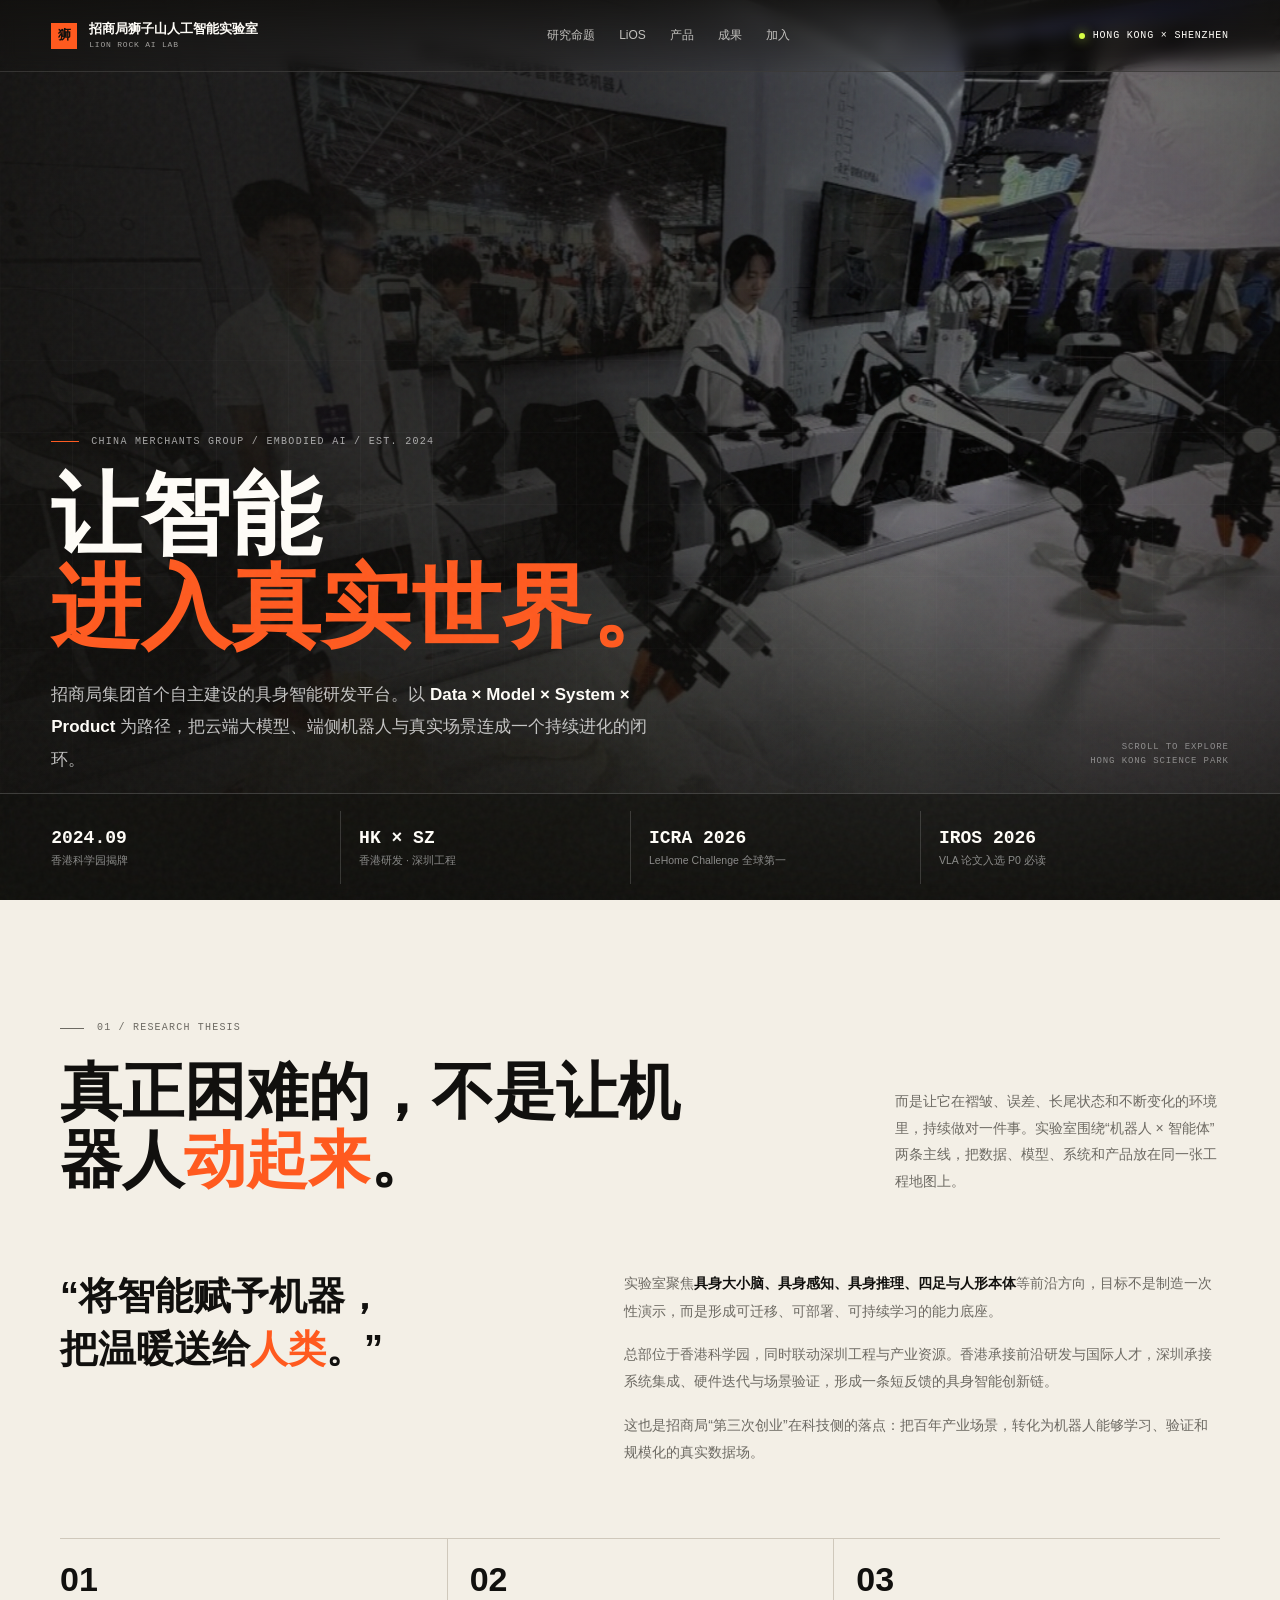
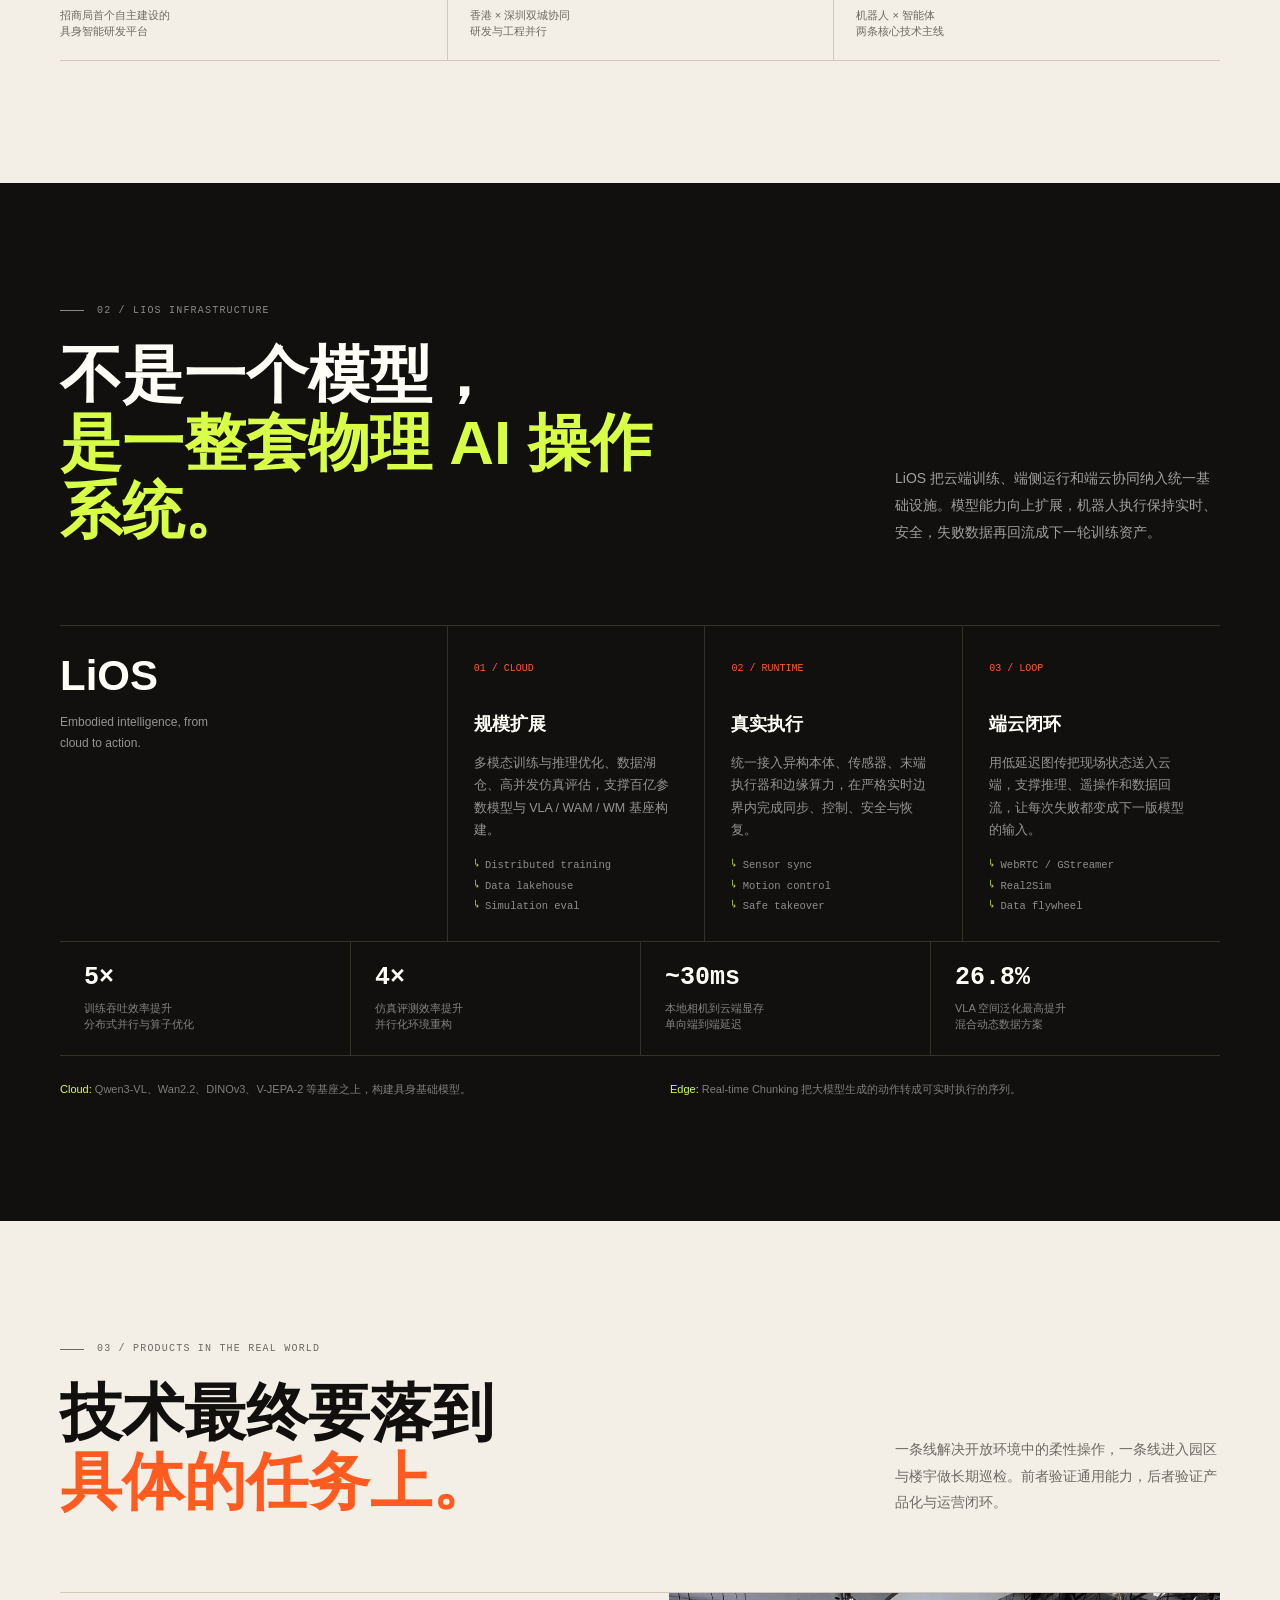
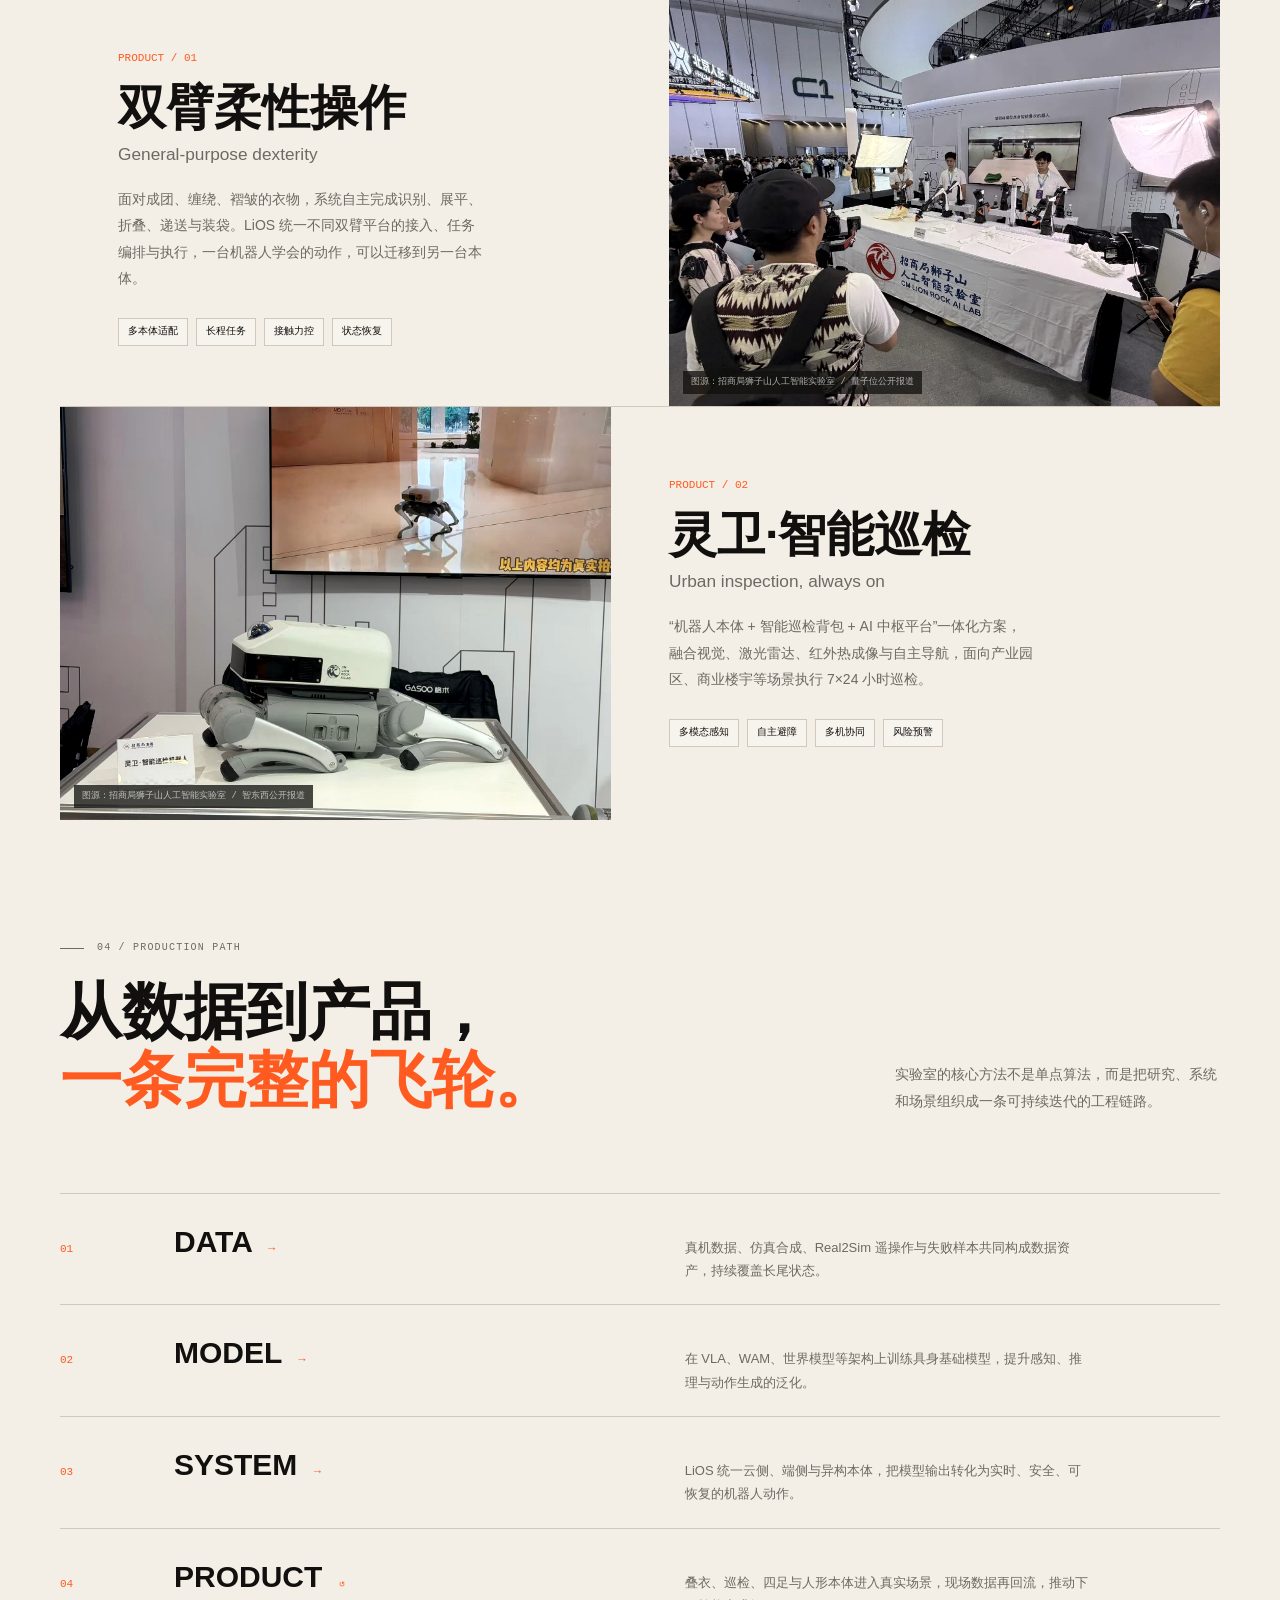
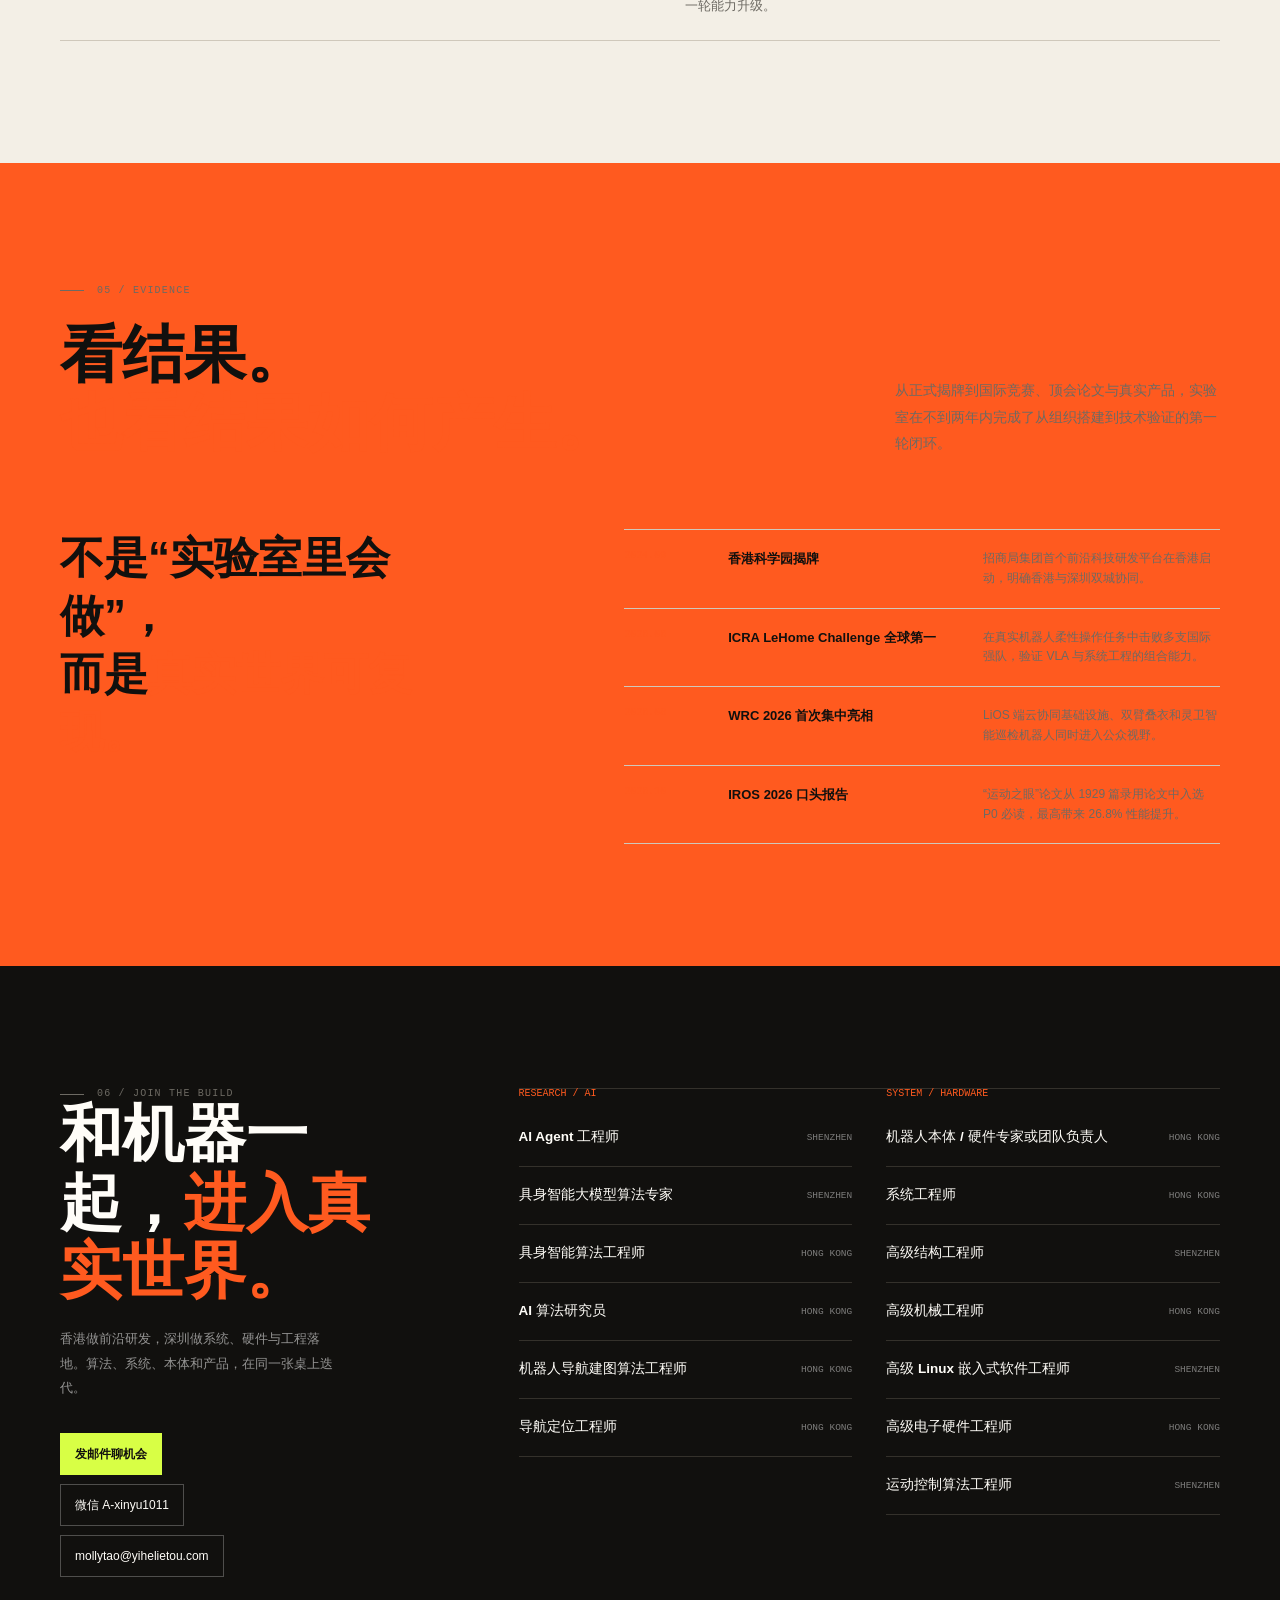
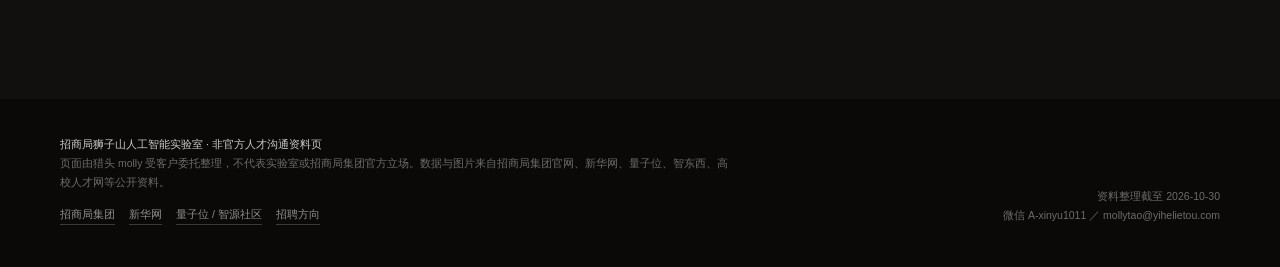
<file: lion-rock-ai-lab/index.html>
<!doctype html>
<html lang="zh-CN">
<head>
<meta charset="utf-8">
<meta name="viewport" content="width=device-width, initial-scale=1, viewport-fit=cover">
<meta name="robots" content="noindex,nofollow">
<title>招商局狮子山人工智能实验室｜让智能进入真实世界</title>
<meta name="description" content="招商局狮子山人工智能实验室介绍：聚焦具身智能大脑、感知、推理与机器人本体，建设 LiOS 端云协同基础设施，推动机器人进入真实场景。资料整理截至 2026-10-30。">
<meta property="og:title" content="招商局狮子山人工智能实验室｜让智能进入真实世界">
<meta property="og:description" content="从云端模型到真实机器人，从 LiOS 到灵卫，一页看懂招商局集团首个自主建设的具身智能研发平台。">
<meta property="og:type" content="website">
<link rel="icon" href="data:image/svg+xml,%3Csvg xmlns='http://www.w3.org/2000/svg' viewBox='0 0 32 32'%3E%3Crect width='32' height='32' fill='%2311100e'/%3E%3Cpath d='M7 23V9h5v14H7Zm7 0V9h5l6 14h-5l-1-3h-5l2 3h-2Zm4-7h2l-1-3-1 3Z' fill='%23ff5a1f'/%3E%3C/svg%3E">
<style>
  :root{
    --ink:#11100e;
    --paper:#f3efe6;
    --paper-2:#e9e3d7;
    --muted:#6d6a63;
    --line:#cfc8bb;
    --line-dark:#34312b;
    --orange:#ff5a1f;
    --lime:#d8ff45;
    --white:#fffdf8;
    --sans:"PingFang SC","Hiragino Sans GB","Microsoft YaHei",-apple-system,BlinkMacSystemFont,sans-serif;
    --mono:"SFMono-Regular","SF Mono",Menlo,Consolas,monospace;
  }
  *{box-sizing:border-box;margin:0;padding:0}
  html{scroll-behavior:smooth}
  body{
    background:var(--paper); color:var(--ink); font-family:var(--sans);
    -webkit-font-smoothing:antialiased; line-height:1.7; overflow-x:hidden;
  }
  body::before{
    content:""; position:fixed; inset:0; pointer-events:none; z-index:99; opacity:.16;
    background-image:url("data:image/svg+xml,%3Csvg viewBox='0 0 180 180' xmlns='http://www.w3.org/2000/svg'%3E%3Cfilter id='n'%3E%3CfeTurbulence type='fractalNoise' baseFrequency='.85' numOctaves='3' stitchTiles='stitch'/%3E%3C/filter%3E%3Crect width='100%25' height='100%25' filter='url(%23n)' opacity='.23'/%3E%3C/svg%3E");
  }
  ::selection{background:var(--orange); color:var(--ink)}
  a{color:inherit}
  img{display:block; max-width:100%}
  .progress{position:fixed; left:0; top:0; height:2px; width:0; background:var(--orange); z-index:110}

  .nav{
    position:fixed; z-index:100; inset:0 0 auto; height:72px;
    display:flex; align-items:center; color:var(--white);
    border-bottom:1px solid rgba(255,255,255,.15);
    background:linear-gradient(to bottom, rgba(17,16,14,.8), rgba(17,16,14,.06));
    backdrop-filter:blur(8px);
    transition:background .3s, border-color .3s, color .3s;
  }
  .nav.is-solid{background:rgba(243,239,230,.94); color:var(--ink); border-color:var(--line)}
  .nav__in{width:min(1240px,92vw); margin:0 auto; display:flex; align-items:center; justify-content:space-between; gap:24px}
  .brand{display:flex; align-items:center; gap:12px; text-decoration:none; min-width:0}
  .brand__mark{
    width:26px; height:26px; background:var(--orange); display:grid; place-items:center;
    color:var(--ink); font:800 13px/1 var(--mono); flex:none;
  }
  .brand__tx{font-size:13px; font-weight:700; line-height:1.2; white-space:nowrap}
  .brand__tx small{display:block; margin-top:3px; font:8px/1.2 var(--mono); opacity:.6; letter-spacing:.1em}
  .nav__links{display:flex; gap:24px; align-items:center}
  .nav__links a{font-size:12px; text-decoration:none; opacity:.72; transition:opacity .2s}
  .nav__links a:hover{opacity:1}
  .nav__status{font:10px/1 var(--mono); letter-spacing:.08em; display:flex; align-items:center; gap:8px; white-space:nowrap}
  .nav__status::before{content:""; width:6px; height:6px; border-radius:50%; background:var(--lime); box-shadow:0 0 12px var(--lime)}

  .hero{min-height:760px; height:100svh; max-height:1040px; position:relative; overflow:hidden; background:var(--ink); color:var(--white)}
  .hero__media{
    position:absolute; inset:-6% 0; width:100%; height:112%; object-fit:cover; object-position:center 43%;
    filter:brightness(.62) saturate(.7) contrast(1.08);
    transform:scale(1.04);
  }
  .hero__veil{
    position:absolute; inset:0;
    background:
      linear-gradient(90deg, rgba(17,16,14,.94) 0%, rgba(17,16,14,.68) 42%, rgba(17,16,14,.16) 72%, rgba(17,16,14,.5) 100%),
      linear-gradient(to top, rgba(17,16,14,.95) 0%, transparent 42%);
  }
  .hero__grid{
    position:absolute; inset:0; opacity:.18;
    background-image:
      linear-gradient(rgba(255,255,255,.14) 1px, transparent 1px),
      linear-gradient(90deg, rgba(255,255,255,.14) 1px, transparent 1px);
    background-size:72px 72px;
    mask-image:linear-gradient(to bottom, transparent 12%, #000 50%, transparent 100%);
  }
  .hero__in{
    position:relative; z-index:2; width:min(1240px,92vw); height:100%; margin:0 auto;
    display:flex; flex-direction:column; justify-content:flex-end;
    padding:116px 0 124px;
  }
  .hero__meta{display:flex; align-items:center; gap:12px; font:10px/1.3 var(--mono); letter-spacing:.13em; color:rgba(255,255,255,.62)}
  .hero__meta::before{content:""; width:28px; height:1px; background:var(--orange)}
  .hero h1{margin-top:22px; font-size:clamp(44px,7vw,94px); line-height:1.02; font-weight:800; max-width:980px; letter-spacing:0}
  .hero h1 span{display:block; color:var(--orange)}
  .hero__lede{margin-top:26px; max-width:620px; font-size:clamp(14px,1.4vw,17px); line-height:1.9; color:rgba(255,255,255,.74)}
  .hero__lede b{color:var(--white)}
  .hero__rail{
    position:absolute; left:0; right:0; bottom:0; z-index:3;
    border-top:1px solid rgba(255,255,255,.18);
    background:rgba(17,16,14,.56); backdrop-filter:blur(8px);
  }
  .hero__rail-in{width:min(1240px,92vw); margin:0 auto; display:grid; grid-template-columns:repeat(4,1fr)}
  .hero__rail div{padding:17px 18px 16px 0; border-right:1px solid rgba(255,255,255,.16)}
  .hero__rail div+div{padding-left:18px}
  .hero__rail div:last-child{border-right:0}
  .hero__rail b{display:block; font:600 18px/1.2 var(--mono); color:var(--white)}
  .hero__rail small{display:block; margin-top:5px; color:rgba(255,255,255,.5); font-size:10.5px; line-height:1.3}
  .hero__hint{position:absolute; right:4vw; bottom:132px; z-index:3; font:9px/1.5 var(--mono); color:rgba(255,255,255,.45); text-align:right; letter-spacing:.1em}

  .wrap{width:min(1160px,92vw); margin:0 auto}
  section{position:relative}
  .band{padding:clamp(68px,10vw,122px) 0}
  .band--white{background:var(--paper)}
  .band--dark{background:var(--ink); color:var(--white)}
  .band--orange{background:var(--orange); color:var(--ink)}
  .section-kicker{display:flex; align-items:center; gap:13px; font:10px/1.2 var(--mono); letter-spacing:.12em; text-transform:uppercase; color:var(--muted)}
  .section-kicker::before{content:""; width:24px; height:1px; background:currentColor}
  .band--dark .section-kicker{color:rgba(255,255,255,.5)}
  .section-head{display:grid; grid-template-columns:minmax(0,1.4fr) minmax(280px,.6fr); gap:clamp(28px,6vw,84px); align-items:end; margin-top:24px}
  h2{font-size:clamp(32px,5vw,62px); line-height:1.1; font-weight:760; max-width:18ch; letter-spacing:0}
  h2 em{font-style:normal; color:var(--orange)}
  .band--dark h2 em{color:var(--lime)}
  .section-head p{font-size:14px; line-height:1.9; color:var(--muted); max-width:44ch}
  .band--dark .section-head p{color:rgba(255,255,255,.6)}

  .thesis{display:grid; grid-template-columns:.9fr 1.1fr; gap:clamp(28px,6vw,84px); margin-top:clamp(44px,7vw,76px); align-items:start}
  .thesis__quote{font-size:clamp(24px,3.2vw,38px); line-height:1.38; font-weight:600; max-width:18ch}
  .thesis__quote span{color:var(--orange)}
  .thesis__copy p{font-size:14px; line-height:1.95; color:var(--muted)}
  .thesis__copy p+p{margin-top:16px}
  .thesis__copy strong{color:var(--ink)}
  .factline{display:grid; grid-template-columns:repeat(3,1fr); border-top:1px solid var(--line); border-bottom:1px solid var(--line); margin-top:clamp(46px,7vw,72px)}
  .factline div{padding:22px 22px 20px 0}
  .factline div+div{border-left:1px solid var(--line); padding-left:22px}
  .factline b{display:block; font-size:clamp(22px,3vw,34px); line-height:1.1}
  .factline small{display:block; margin-top:8px; font-size:11px; line-height:1.5; color:var(--muted)}

  .ios{margin-top:clamp(48px,7vw,80px); border-top:1px solid var(--line-dark)}
  .ios__top{display:grid; grid-template-columns:1fr 2fr; border-bottom:1px solid var(--line-dark)}
  .ios__title{padding:26px 26px 30px 0}
  .ios__title h3{font-size:clamp(25px,3.6vw,42px); line-height:1.15}
  .ios__title p{margin-top:12px; color:rgba(255,255,255,.55); font-size:12px; max-width:24ch}
  .ios__layers{display:grid; grid-template-columns:repeat(3,1fr)}
  .layer{padding:26px; border-left:1px solid var(--line-dark); min-height:230px}
  .layer__id{font:10px/1 var(--mono); color:var(--orange)}
  .layer h4{font-size:18px; margin-top:30px}
  .layer p{margin-top:12px; color:rgba(255,255,255,.55); font-size:12.5px; line-height:1.8}
  .layer ul{list-style:none; margin-top:16px; display:grid; gap:5px}
  .layer li{font:10.5px/1.5 var(--mono); color:rgba(255,255,255,.52)}
  .layer li::before{content:"↳ "; color:var(--lime)}
  .loop{display:grid; grid-template-columns:repeat(4,1fr); border-bottom:1px solid var(--line-dark)}
  .loop div{padding:22px 24px}
  .loop div+div{border-left:1px solid var(--line-dark)}
  .loop b{display:block; font:600 25px/1.1 var(--mono); color:var(--white)}
  .loop small{display:block; margin-top:8px; color:rgba(255,255,255,.48); font-size:11px; line-height:1.5}
  .ios__note{display:grid; grid-template-columns:1fr 1fr; gap:60px; padding-top:24px; color:rgba(255,255,255,.46); font-size:11px; line-height:1.8}
  .ios__note b{color:var(--lime); font-weight:500}

  .products{margin-top:clamp(46px,7vw,76px); display:grid; gap:1px; background:var(--line); border-top:1px solid var(--line)}
  .product{display:grid; grid-template-columns:1.05fr .95fr; background:var(--paper)}
  .product:nth-child(even){grid-template-columns:.95fr 1.05fr}
  .product__copy{padding:clamp(30px,5vw,58px); display:flex; flex-direction:column; justify-content:center}
  .product:nth-child(even) .product__copy{order:2}
  .product__no{font:11px/1 var(--mono); color:var(--orange)}
  .product h3{font-size:clamp(28px,4.1vw,48px); line-height:1.1; margin-top:18px}
  .product h3 span{display:block; font-size:.36em; margin-top:10px; color:var(--muted); font-weight:500}
  .product p{font-size:14px; line-height:1.9; color:var(--muted); margin-top:22px; max-width:47ch}
  .product__specs{display:flex; flex-wrap:wrap; gap:8px; margin-top:26px}
  .product__specs span{font:10px/1 var(--mono); border:1px solid var(--line); padding:8px 9px; background:rgba(255,255,255,.3)}
  .product__fig{min-height:360px; background:var(--ink); overflow:hidden; position:relative}
  .product__fig img{width:100%; height:100%; object-fit:cover; filter:saturate(.76) contrast(1.08); transition:transform .8s cubic-bezier(.2,.75,.2,1)}
  .product:hover .product__fig img{transform:scale(1.035)}
  .product__fig figcaption{position:absolute; left:14px; bottom:12px; padding:6px 8px; background:rgba(17,16,14,.76); color:rgba(255,255,255,.65); font:9px/1.2 var(--mono)}

  .flow{margin-top:clamp(46px,7vw,78px); border-top:1px solid var(--line)}
  .flow__row{display:grid; grid-template-columns:90px 1fr 1.1fr; gap:24px; padding:22px 0; border-bottom:1px solid var(--line); align-items:baseline}
  .flow__n{font:11px/1 var(--mono); color:var(--orange)}
  .flow__name{font-size:clamp(20px,2.8vw,30px); font-weight:650}
  .flow__desc{font-size:13px; line-height:1.8; color:var(--muted); max-width:56ch}
  .flow__arrow{font:12px/1 var(--mono); color:var(--orange); margin-left:8px}

  .bench{display:grid; grid-template-columns:.9fr 1.1fr; gap:clamp(30px,6vw,84px); margin-top:clamp(44px,7vw,72px); align-items:start}
  .bench__lead{font-size:clamp(26px,4vw,44px); line-height:1.32; font-weight:650; max-width:16ch}
  .bench__lead span{color:var(--orange)}
  .timeline{border-top:1px solid var(--line)}
  .event{display:grid; grid-template-columns:86px 1fr 1fr; gap:18px; padding:19px 0; border-bottom:1px solid var(--line); align-items:start}
  .event time{font:10px/1.3 var(--mono); color:var(--orange)}
  .event b{font-size:13px; line-height:1.55}
  .event p{font-size:12px; line-height:1.65; color:var(--muted)}

  .join{background:var(--ink); color:var(--white); overflow:hidden}
  .join__in{display:grid; grid-template-columns:.72fr 1.28fr; gap:clamp(28px,5vw,66px); align-items:start}
  .join__title{position:sticky; top:110px}
  .join h2{max-width:9ch}
  .join__title p{margin-top:22px; max-width:38ch; font-size:13px; line-height:1.9; color:rgba(255,255,255,.55)}
  .contact{margin-top:32px; display:flex; flex-direction:column; gap:9px; align-items:flex-start}
  .contact a{display:inline-flex; align-items:center; min-height:42px; padding:0 14px; border:1px solid rgba(255,255,255,.26); text-decoration:none; font-size:12px; transition:.2s}
  .contact a:hover{border-color:var(--lime); color:var(--lime)}
  .contact .primary{background:var(--lime); border-color:var(--lime); color:var(--ink); font-weight:700}
  .jobs{border-top:1px solid var(--line-dark)}
  .job{display:grid; grid-template-columns:1fr auto; gap:20px; padding:17px 0; border-bottom:1px solid var(--line-dark); align-items:center}
  .job b{font-size:13.5px; font-weight:550}
  .job span{font:9.5px/1.2 var(--mono); color:rgba(255,255,255,.45); white-space:nowrap}
  .job:hover b{color:var(--lime)}
  .job-groups{display:grid; grid-template-columns:1fr 1fr; gap:0 34px}
  .job-group__title{margin:23px 0 10px; font:10px/1 var(--mono); color:var(--orange)}
  .job-group__title:first-child{margin-top:0}

  footer{background:#0a0908; color:rgba(255,255,255,.4); padding:36px 0 42px; font-size:10.5px; line-height:1.8}
  .foot{display:grid; grid-template-columns:1.2fr .8fr; gap:40px; align-items:end}
  .foot b{color:rgba(255,255,255,.78); font-weight:500}
  .foot__r{text-align:right}
  .src-links{display:flex; flex-wrap:wrap; gap:8px 14px; margin-top:13px}
  .src-links a{text-decoration:none; color:rgba(255,255,255,.54); border-bottom:1px solid rgba(255,255,255,.2)}

  .reveal{opacity:0; transform:translateY(24px); transition:opacity .75s ease, transform .75s cubic-bezier(.2,.7,.2,1)}
  .reveal.is-in{opacity:1; transform:none}

  @media (max-width:900px){
    .nav__links{display:none}
    .hero{min-height:720px}
    .hero__in{padding-bottom:122px}
    .hero__rail-in{grid-template-columns:1fr 1fr}
    .hero__rail div:nth-child(2){border-right:0}
    .hero__rail div:nth-child(3),.hero__rail div:nth-child(4){border-top:1px solid rgba(255,255,255,.16)}
    .hero__rail div:nth-child(3){padding-left:0}
    .hero__hint{display:none}
    .section-head,.thesis,.bench,.join__in,.foot{grid-template-columns:1fr}
    .ios__top{grid-template-columns:1fr}
    .ios__title{border-bottom:1px solid var(--line-dark); padding-right:0}
    .ios__layers{grid-template-columns:1fr}
    .layer{border-left:0; border-top:1px solid var(--line-dark); min-height:0}
    .loop{grid-template-columns:1fr 1fr}
    .loop div:nth-child(3){border-left:0; border-top:1px solid var(--line-dark)}
    .loop div:nth-child(4){border-top:1px solid var(--line-dark)}
    .ios__note,.job-groups{grid-template-columns:1fr}
    .product,.product:nth-child(even){grid-template-columns:1fr}
    .product__copy,.product:nth-child(even) .product__copy{order:2}
    .product__fig{min-height:300px; order:1}
    .join__title{position:static}
    .foot__r{text-align:left}
  }
  @media (max-width:620px){
    .brand__tx{font-size:11px}
    .nav__status{display:none}
    .hero h1{font-size:clamp(40px,12vw,60px)}
    .hero__lede{max-width:92%}
    .hero__rail b{font-size:15px}
    .factline,.flow__row,.event{grid-template-columns:1fr}
    .factline div+div{border-left:0; border-top:1px solid var(--line); padding-left:0}
    .flow__row{gap:8px}
    .event{gap:7px}
    .product__copy{padding:30px 24px 36px}
    .product__fig{min-height:240px}
    .job{grid-template-columns:1fr}
    .job span{white-space:normal}
  }
  @media (prefers-reduced-motion:reduce){
    html{scroll-behavior:auto}
    *,*::before,*::after{transition:none!important; animation:none!important}
    .reveal{opacity:1; transform:none}
  }
</style>
</head>
<body>
<div class="progress" aria-hidden="true"></div>

<nav class="nav" aria-label="页面导航">
  <div class="nav__in">
    <a class="brand" href="#top">
      <span class="brand__mark">狮</span>
      <span class="brand__tx">招商局狮子山人工智能实验室<small>LION ROCK AI LAB</small></span>
    </a>
    <div class="nav__links">
      <a href="#thesis">研究命题</a>
      <a href="#lios">LiOS</a>
      <a href="#products">产品</a>
      <a href="#evidence">成果</a>
      <a href="#join">加入</a>
    </div>
    <span class="nav__status">HONG KONG × SHENZHEN</span>
  </div>
</nav>

<main id="top">
  <section class="hero">
    <img class="hero__media" src="assets/hero-wrc.webp" width="1080" height="810" alt="招商局狮子山人工智能实验室在 2026 世界机器人大会展示具身智能成果">
    <div class="hero__veil"></div>
    <div class="hero__grid"></div>
    <div class="hero__in">
      <div class="hero__meta">CHINA MERCHANTS GROUP / EMBODIED AI / EST. 2024</div>
      <h1>让智能<br><span>进入真实世界。</span></h1>
      <p class="hero__lede">招商局集团首个自主建设的具身智能研发平台。以 <b>Data × Model × System × Product</b> 为路径，把云端大模型、端侧机器人与真实场景连成一个持续进化的闭环。</p>
    </div>
    <div class="hero__hint">SCROLL TO EXPLORE<br>HONG KONG SCIENCE PARK</div>
    <div class="hero__rail">
      <div class="hero__rail-in">
        <div><b>2024.09</b><small>香港科学园揭牌</small></div>
        <div><b>HK × SZ</b><small>香港研发 · 深圳工程</small></div>
        <div><b>ICRA 2026</b><small>LeHome Challenge 全球第一</small></div>
        <div><b>IROS 2026</b><small>VLA 论文入选 P0 必读</small></div>
      </div>
    </div>
  </section>

  <section class="band band--white" id="thesis">
    <div class="wrap">
      <div class="section-kicker reveal">01 / Research Thesis</div>
      <div class="section-head reveal">
        <h2>真正困难的，不是让机器人<em>动起来</em>。</h2>
        <p>而是让它在褶皱、误差、长尾状态和不断变化的环境里，持续做对一件事。实验室围绕“机器人 × 智能体”两条主线，把数据、模型、系统和产品放在同一张工程地图上。</p>
      </div>
      <div class="thesis">
        <div class="thesis__quote reveal">“将智能赋予机器，<br>把温暖送给<span>人类</span>。”</div>
        <div class="thesis__copy reveal">
          <p>实验室聚焦<strong>具身大小脑、具身感知、具身推理、四足与人形本体</strong>等前沿方向，目标不是制造一次性演示，而是形成可迁移、可部署、可持续学习的能力底座。</p>
          <p>总部位于香港科学园，同时联动深圳工程与产业资源。香港承接前沿研发与国际人才，深圳承接系统集成、硬件迭代与场景验证，形成一条短反馈的具身智能创新链。</p>
          <p>这也是招商局“第三次创业”在科技侧的落点：把百年产业场景，转化为机器人能够学习、验证和规模化的真实数据场。</p>
        </div>
      </div>
      <div class="factline reveal">
        <div><b>01</b><small>招商局首个自主建设的<br>具身智能研发平台</small></div>
        <div><b>02</b><small>香港 × 深圳双城协同<br>研发与工程并行</small></div>
        <div><b>03</b><small>机器人 × 智能体<br>两条核心技术主线</small></div>
      </div>
    </div>
  </section>

  <section class="band band--dark" id="lios">
    <div class="wrap">
      <div class="section-kicker reveal">02 / LiOS Infrastructure</div>
      <div class="section-head reveal">
        <h2>不是一个模型，<br><em>是一整套物理 AI 操作系统。</em></h2>
        <p>LiOS 把云端训练、端侧运行和端云协同纳入统一基础设施。模型能力向上扩展，机器人执行保持实时、安全，失败数据再回流成下一轮训练资产。</p>
      </div>
      <div class="ios reveal">
        <div class="ios__top">
          <div class="ios__title">
            <h3>LiOS</h3>
            <p>Embodied intelligence, from cloud to action.</p>
          </div>
          <div class="ios__layers">
            <div class="layer">
              <span class="layer__id">01 / CLOUD</span>
              <h4>规模扩展</h4>
              <p>多模态训练与推理优化、数据湖仓、高并发仿真评估，支撑百亿参数模型与 VLA / WAM / WM 基座构建。</p>
              <ul><li>Distributed training</li><li>Data lakehouse</li><li>Simulation eval</li></ul>
            </div>
            <div class="layer">
              <span class="layer__id">02 / RUNTIME</span>
              <h4>真实执行</h4>
              <p>统一接入异构本体、传感器、末端执行器和边缘算力，在严格实时边界内完成同步、控制、安全与恢复。</p>
              <ul><li>Sensor sync</li><li>Motion control</li><li>Safe takeover</li></ul>
            </div>
            <div class="layer">
              <span class="layer__id">03 / LOOP</span>
              <h4>端云闭环</h4>
              <p>用低延迟图传把现场状态送入云端，支撑推理、遥操作和数据回流，让每次失败都变成下一版模型的输入。</p>
              <ul><li>WebRTC / GStreamer</li><li>Real2Sim</li><li>Data flywheel</li></ul>
            </div>
          </div>
        </div>
        <div class="loop">
          <div><b>5×</b><small>训练吞吐效率提升<br>分布式并行与算子优化</small></div>
          <div><b>4×</b><small>仿真评测效率提升<br>并行化环境重构</small></div>
          <div><b>~30ms</b><small>本地相机到云端显存<br>单向端到端延迟</small></div>
          <div><b>26.8%</b><small>VLA 空间泛化最高提升<br>混合动态数据方案</small></div>
        </div>
        <div class="ios__note">
          <span><b>Cloud:</b> Qwen3-VL、Wan2.2、DINOv3、V-JEPA-2 等基座之上，构建具身基础模型。</span>
          <span><b>Edge:</b> Real-time Chunking 把大模型生成的动作转成可实时执行的序列。</span>
        </div>
      </div>
    </div>
  </section>

  <section class="band band--white" id="products">
    <div class="wrap">
      <div class="section-kicker reveal">03 / Products in the Real World</div>
      <div class="section-head reveal">
        <h2>技术最终要落到<br><em>具体的任务上。</em></h2>
        <p>一条线解决开放环境中的柔性操作，一条线进入园区与楼宇做长期巡检。前者验证通用能力，后者验证产品化与运营闭环。</p>
      </div>
      <div class="products">
        <article class="product reveal">
          <div class="product__copy">
            <span class="product__no">PRODUCT / 01</span>
            <h3>双臂柔性操作<span>General-purpose dexterity</span></h3>
            <p>面对成团、缠绕、褶皱的衣物，系统自主完成识别、展平、折叠、递送与装袋。LiOS 统一不同双臂平台的接入、任务编排与执行，一台机器人学会的动作，可以迁移到另一台本体。</p>
            <div class="product__specs"><span>多本体适配</span><span>长程任务</span><span>接触力控</span><span>状态恢复</span></div>
          </div>
          <figure class="product__fig">
            <img src="assets/fold-task.webp" width="1080" height="810" alt="招商局狮子山人工智能实验室双臂机器人柔性衣物折叠任务">
            <figcaption>图源：招商局狮子山人工智能实验室 / 量子位公开报道</figcaption>
          </figure>
        </article>
        <article class="product reveal">
          <div class="product__copy">
            <span class="product__no">PRODUCT / 02</span>
            <h3>灵卫·智能巡检<span>Urban inspection, always on</span></h3>
            <p>“机器人本体 + 智能巡检背包 + AI 中枢平台”一体化方案，融合视觉、激光雷达、红外热成像与自主导航，面向产业园区、商业楼宇等场景执行 7×24 小时巡检。</p>
            <div class="product__specs"><span>多模态感知</span><span>自主避障</span><span>多机协同</span><span>风险预警</span></div>
          </div>
          <figure class="product__fig">
            <img src="assets/lingwei-inspection.jpg" width="1702" height="1276" alt="灵卫智能巡检机器人产品现场展示">
            <figcaption>图源：招商局狮子山人工智能实验室 / 智东西公开报道</figcaption>
          </figure>
        </article>
      </div>
    </div>
  </section>

  <section class="band band--white" id="path" style="padding-top:0">
    <div class="wrap">
      <div class="section-kicker reveal">04 / Production Path</div>
      <div class="section-head reveal">
        <h2>从数据到产品，<br><em>一条完整的飞轮。</em></h2>
        <p>实验室的核心方法不是单点算法，而是把研究、系统和场景组织成一条可持续迭代的工程链路。</p>
      </div>
      <div class="flow reveal">
        <div class="flow__row"><span class="flow__n">01</span><span class="flow__name">DATA <span class="flow__arrow">→</span></span><span class="flow__desc">真机数据、仿真合成、Real2Sim 遥操作与失败样本共同构成数据资产，持续覆盖长尾状态。</span></div>
        <div class="flow__row"><span class="flow__n">02</span><span class="flow__name">MODEL <span class="flow__arrow">→</span></span><span class="flow__desc">在 VLA、WAM、世界模型等架构上训练具身基础模型，提升感知、推理与动作生成的泛化。</span></div>
        <div class="flow__row"><span class="flow__n">03</span><span class="flow__name">SYSTEM <span class="flow__arrow">→</span></span><span class="flow__desc">LiOS 统一云侧、端侧与异构本体，把模型输出转化为实时、安全、可恢复的机器人动作。</span></div>
        <div class="flow__row"><span class="flow__n">04</span><span class="flow__name">PRODUCT <span class="flow__arrow">↺</span></span><span class="flow__desc">叠衣、巡检、四足与人形本体进入真实场景，现场数据再回流，推动下一轮能力升级。</span></div>
      </div>
    </div>
  </section>

  <section class="band band--orange" id="evidence">
    <div class="wrap">
      <div class="section-kicker reveal">05 / Evidence</div>
      <div class="section-head reveal">
        <h2>看结果。<br><em>也看结果如何产生。</em></h2>
        <p>从正式揭牌到国际竞赛、顶会论文与真实产品，实验室在不到两年内完成了从组织搭建到技术验证的第一轮闭环。</p>
      </div>
      <div class="bench">
        <div class="bench__lead reveal">不是“实验室里会做”，<br>而是<span>真实世界可复现。</span></div>
        <div class="timeline reveal">
          <div class="event"><time>2024.09</time><b>香港科学园揭牌</b><p>招商局集团首个前沿科技研发平台在香港启动，明确香港与深圳双城协同。</p></div>
          <div class="event"><time>2026.06</time><b>ICRA LeHome Challenge 全球第一</b><p>在真实机器人柔性操作任务中击败多支国际强队，验证 VLA 与系统工程的组合能力。</p></div>
          <div class="event"><time>2026.08</time><b>WRC 2026 首次集中亮相</b><p>LiOS 端云协同基础设施、双臂叠衣和灵卫智能巡检机器人同时进入公众视野。</p></div>
          <div class="event"><time>2026.10</time><b>IROS 2026 口头报告</b><p>“运动之眼”论文从 1929 篇录用论文中入选 P0 必读，最高带来 26.8% 性能提升。</p></div>
        </div>
      </div>
    </div>
  </section>

  <section class="band join" id="join">
    <div class="wrap join__in">
      <div class="join__title reveal">
        <div class="section-kicker">06 / Join the Build</div>
        <h2>和机器一起，<em>进入真实世界。</em></h2>
        <p>香港做前沿研发，深圳做系统、硬件与工程落地。算法、系统、本体和产品，在同一张桌上迭代。</p>
        <div class="contact">
          <a class="primary" href="mailto:mollytao@yihelietou.com?subject=%E5%BA%94%E8%81%98%E7%8B%AE%E5%AD%90%E5%B1%B1%E4%BA%BA%E5%B7%A5%E6%99%BA%E8%83%BD%E5%AE%9E%E9%AA%8C%E5%AE%A4">发邮件聊机会</a>
          <a href="weixin://">微信 A-xinyu1011</a>
          <a href="mailto:mollytao@yihelietou.com">mollytao@yihelietou.com</a>
        </div>
      </div>
      <div class="jobs reveal">
        <div class="job-groups">
          <div>
            <div class="job-group__title">RESEARCH / AI</div>
            <div class="job"><b>AI Agent 工程师</b><span>SHENZHEN</span></div>
            <div class="job"><b>具身智能大模型算法专家</b><span>SHENZHEN</span></div>
            <div class="job"><b>具身智能算法工程师</b><span>HONG KONG</span></div>
            <div class="job"><b>AI 算法研究员</b><span>HONG KONG</span></div>
            <div class="job"><b>机器人导航建图算法工程师</b><span>HONG KONG</span></div>
            <div class="job"><b>导航定位工程师</b><span>HONG KONG</span></div>
          </div>
          <div>
            <div class="job-group__title">SYSTEM / HARDWARE</div>
            <div class="job"><b>机器人本体 / 硬件专家或团队负责人</b><span>HONG KONG</span></div>
            <div class="job"><b>系统工程师</b><span>HONG KONG</span></div>
            <div class="job"><b>高级结构工程师</b><span>SHENZHEN</span></div>
            <div class="job"><b>高级机械工程师</b><span>HONG KONG</span></div>
            <div class="job"><b>高级 Linux 嵌入式软件工程师</b><span>SHENZHEN</span></div>
            <div class="job"><b>高级电子硬件工程师</b><span>HONG KONG</span></div>
            <div class="job"><b>运动控制算法工程师</b><span>SHENZHEN</span></div>
          </div>
        </div>
      </div>
    </div>
  </section>
</main>

<footer>
  <div class="wrap foot">
    <div>
      <b>招商局狮子山人工智能实验室 · 非官方人才沟通资料页</b><br>
      页面由猎头 molly 受客户委托整理，不代表实验室或招商局集团官方立场。数据与图片来自招商局集团官网、新华网、量子位、智东西、高校人才网等公开资料。<br>
      <div class="src-links">
        <a href="https://www.cmhk.com/main/xwzx/xsgsdt/content/2108467634596737026_2108467634621902850.html" target="_blank" rel="noopener">招商局集团</a>
        <a href="http://www.news.cn/gangao/20240912/9f1eb0953e83425e8d1c9237471357f4/c.html" target="_blank" rel="noopener">新华网</a>
        <a href="https://hub.baai.ac.cn/view/57303" target="_blank" rel="noopener">量子位 / 智源社区</a>
        <a href="https://www.gaoxiaojob.com/announcement/job-list?id=368926" target="_blank" rel="noopener">招聘方向</a>
      </div>
    </div>
    <div class="foot__r">
      资料整理截至 2026-10-30<br>
      微信 A-xinyu1011 ／ mollytao@yihelietou.com
    </div>
  </div>
</footer>

<script>
(function () {
  'use strict';
  var progress = document.querySelector('.progress');
  var nav = document.querySelector('.nav');
  var hero = document.querySelector('.hero__media');
  var ticking = false;
  var reduce = matchMedia('(prefers-reduced-motion: reduce)').matches;

  function updateScroll() {
    var y = window.scrollY || 0;
    var max = Math.max(1, document.documentElement.scrollHeight - innerHeight);
    progress.style.width = Math.min(100, y / max * 100) + '%';
    nav.classList.toggle('is-solid', y > innerHeight * .72);
    if (hero && !reduce) hero.style.transform = 'scale(1.04) translate3d(0,' + Math.min(90, y * .085) + 'px,0)';
    ticking = false;
  }
  addEventListener('scroll', function () {
    if (!ticking) { requestAnimationFrame(updateScroll); ticking = true; }
  }, {passive:true});
  updateScroll();

  var io = new IntersectionObserver(function (entries) {
    entries.forEach(function (entry) {
      if (entry.isIntersecting) {
        entry.target.classList.add('is-in');
        io.unobserve(entry.target);
      }
    });
  }, {threshold:.12, rootMargin:'0px 0px -48px'});
  document.querySelectorAll('.reveal').forEach(function (el) { io.observe(el); });
})();
</script>
</body>
</html>
</file>
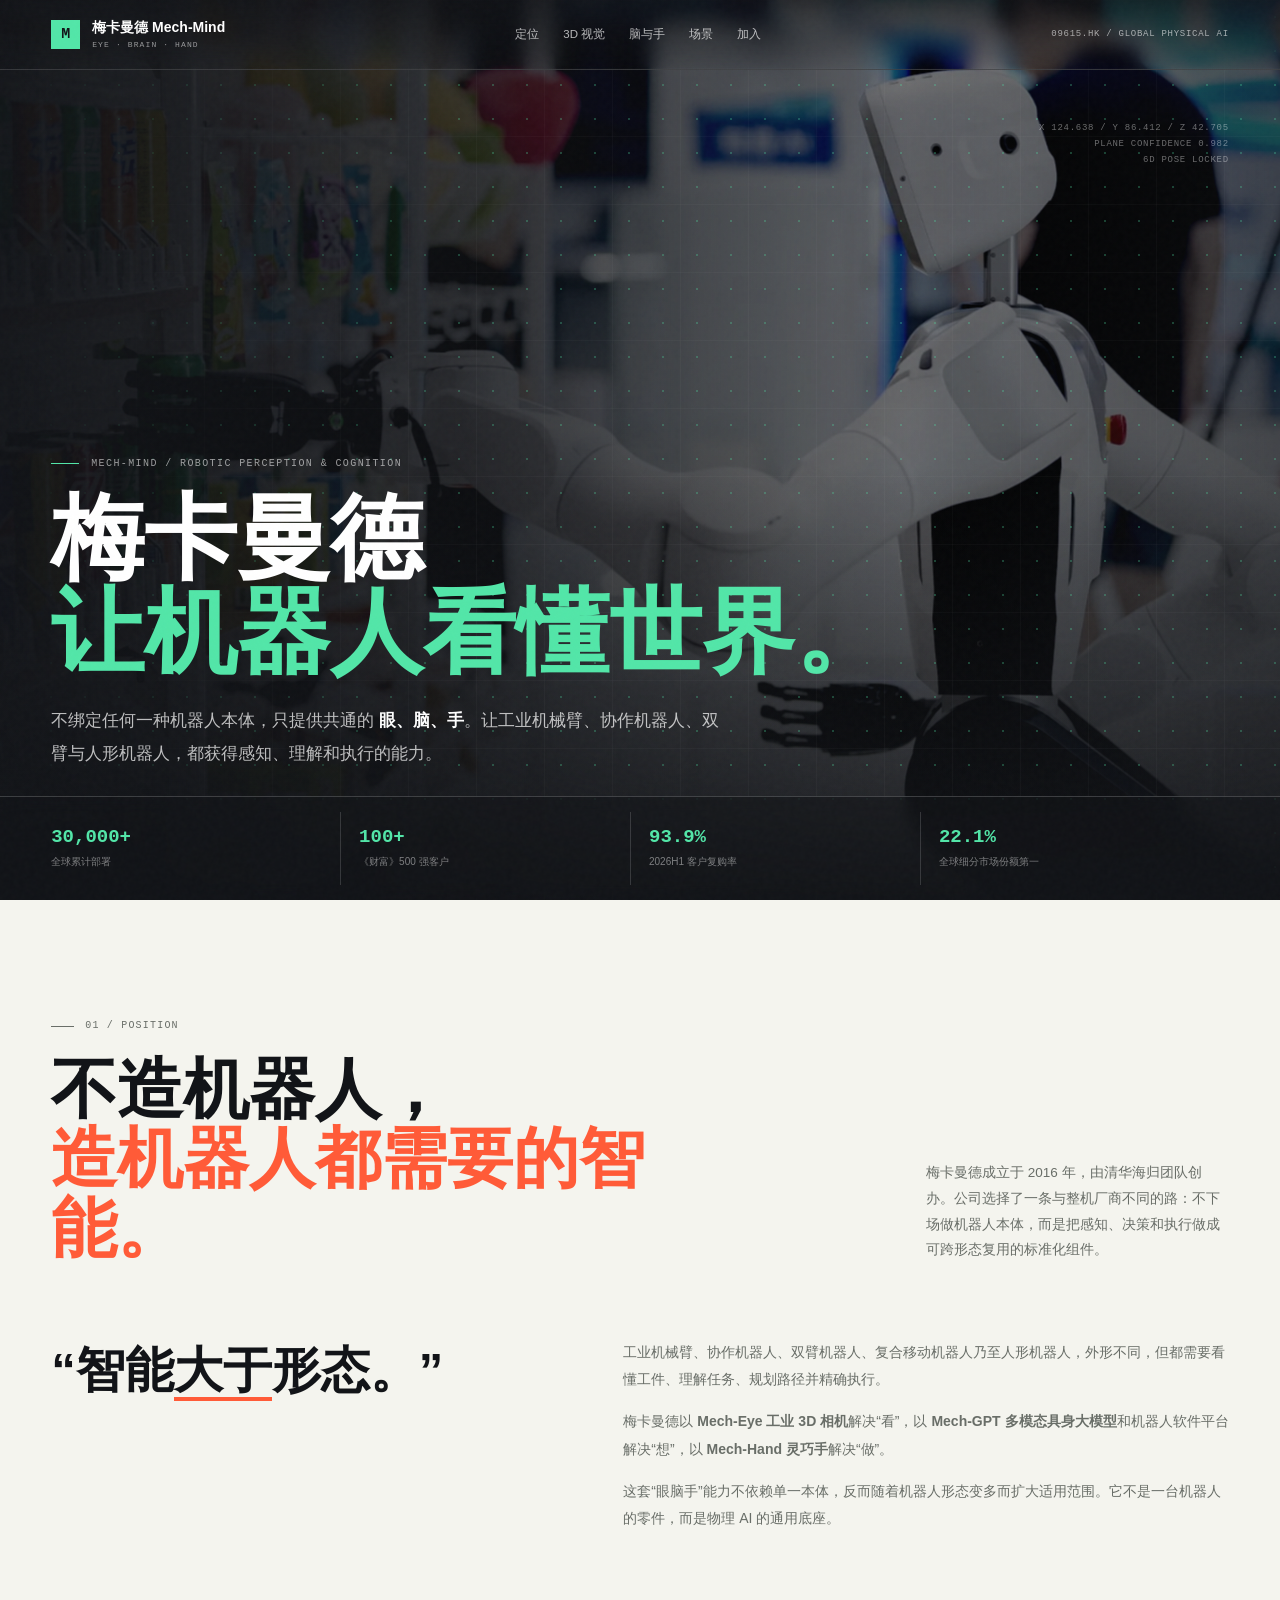
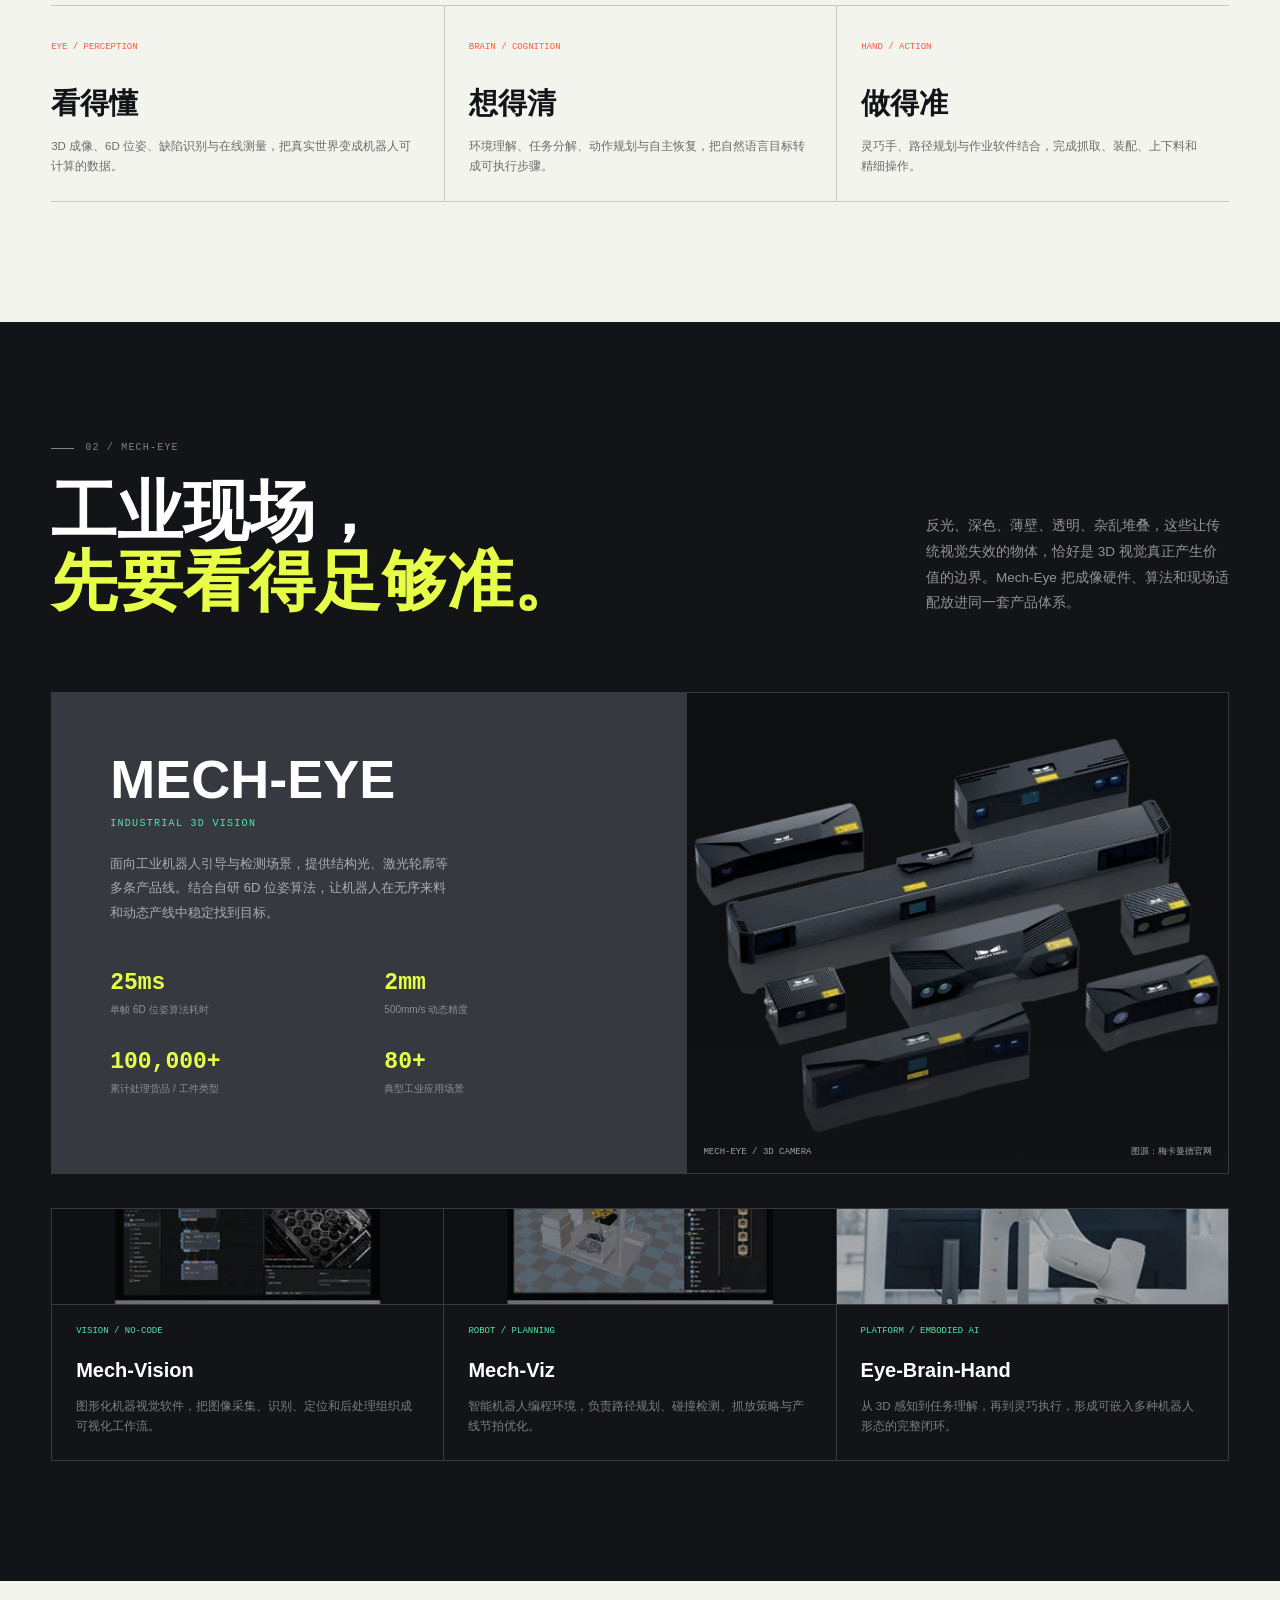
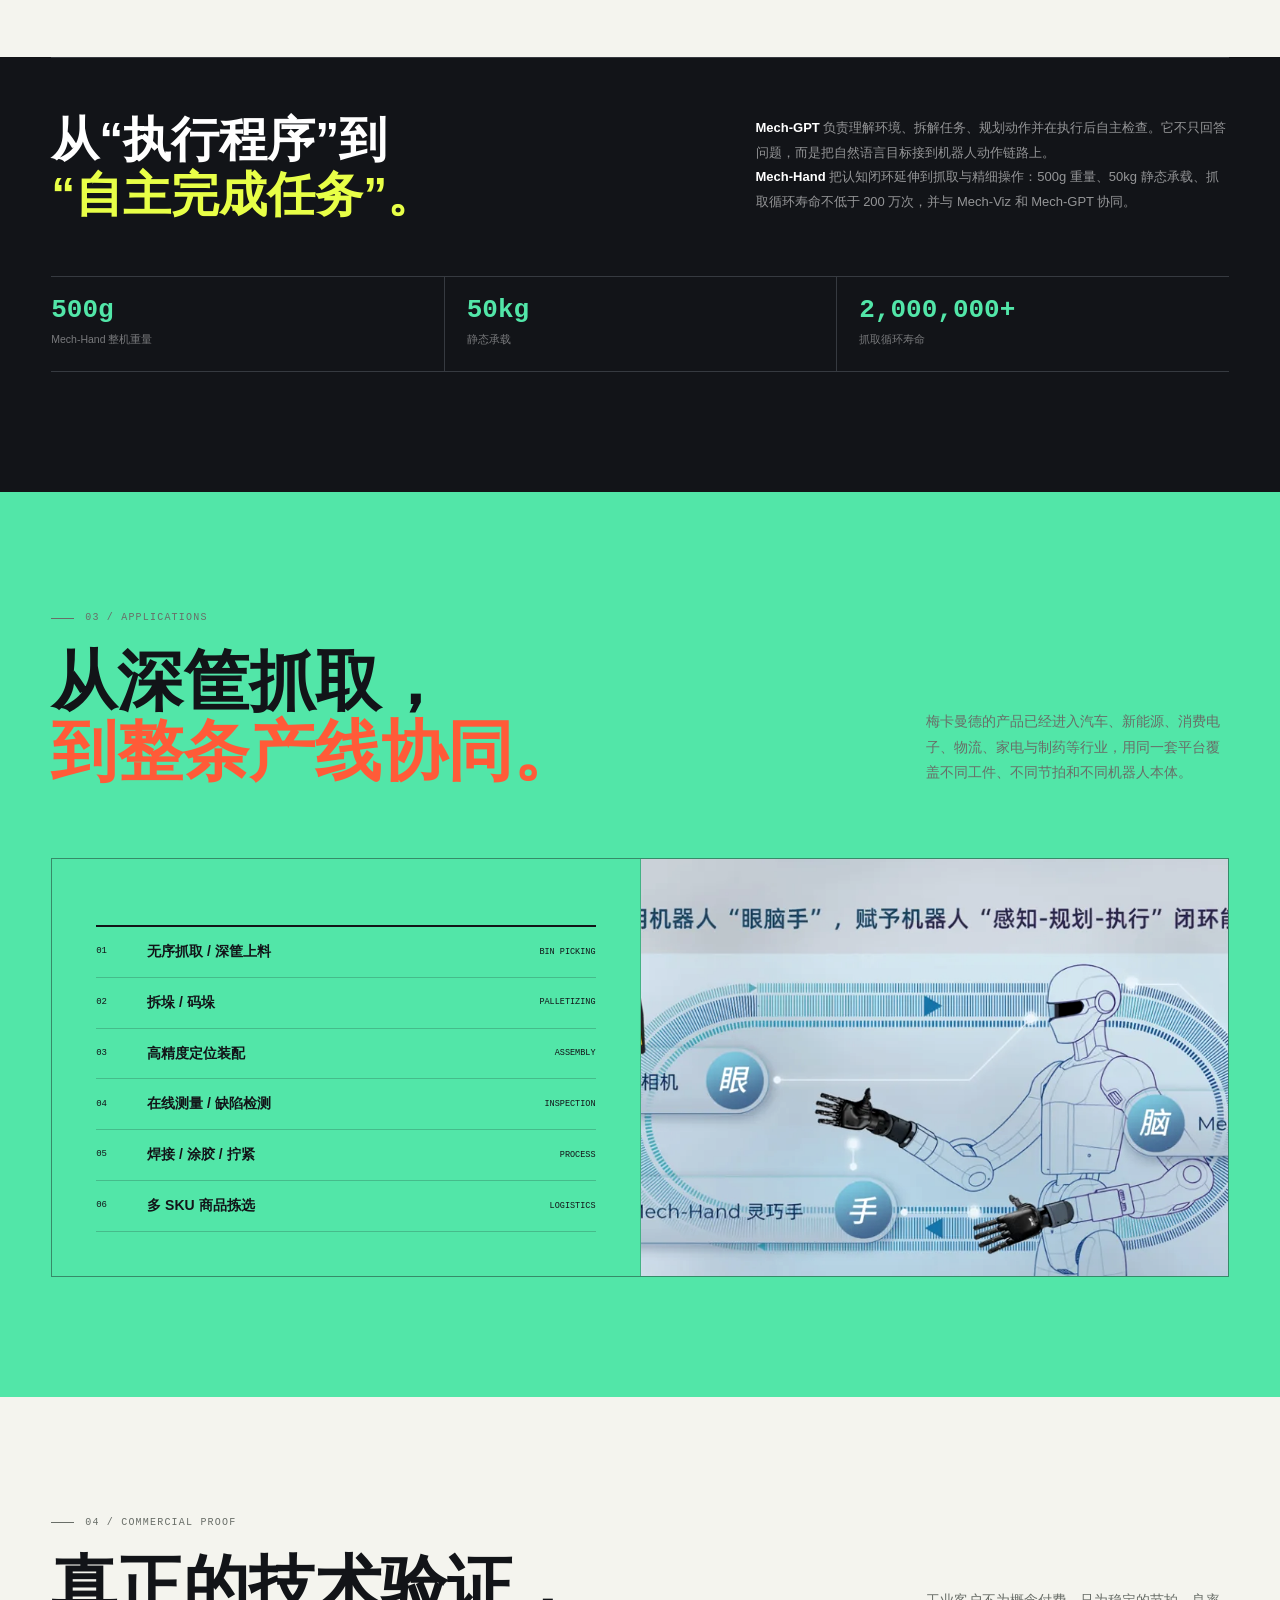
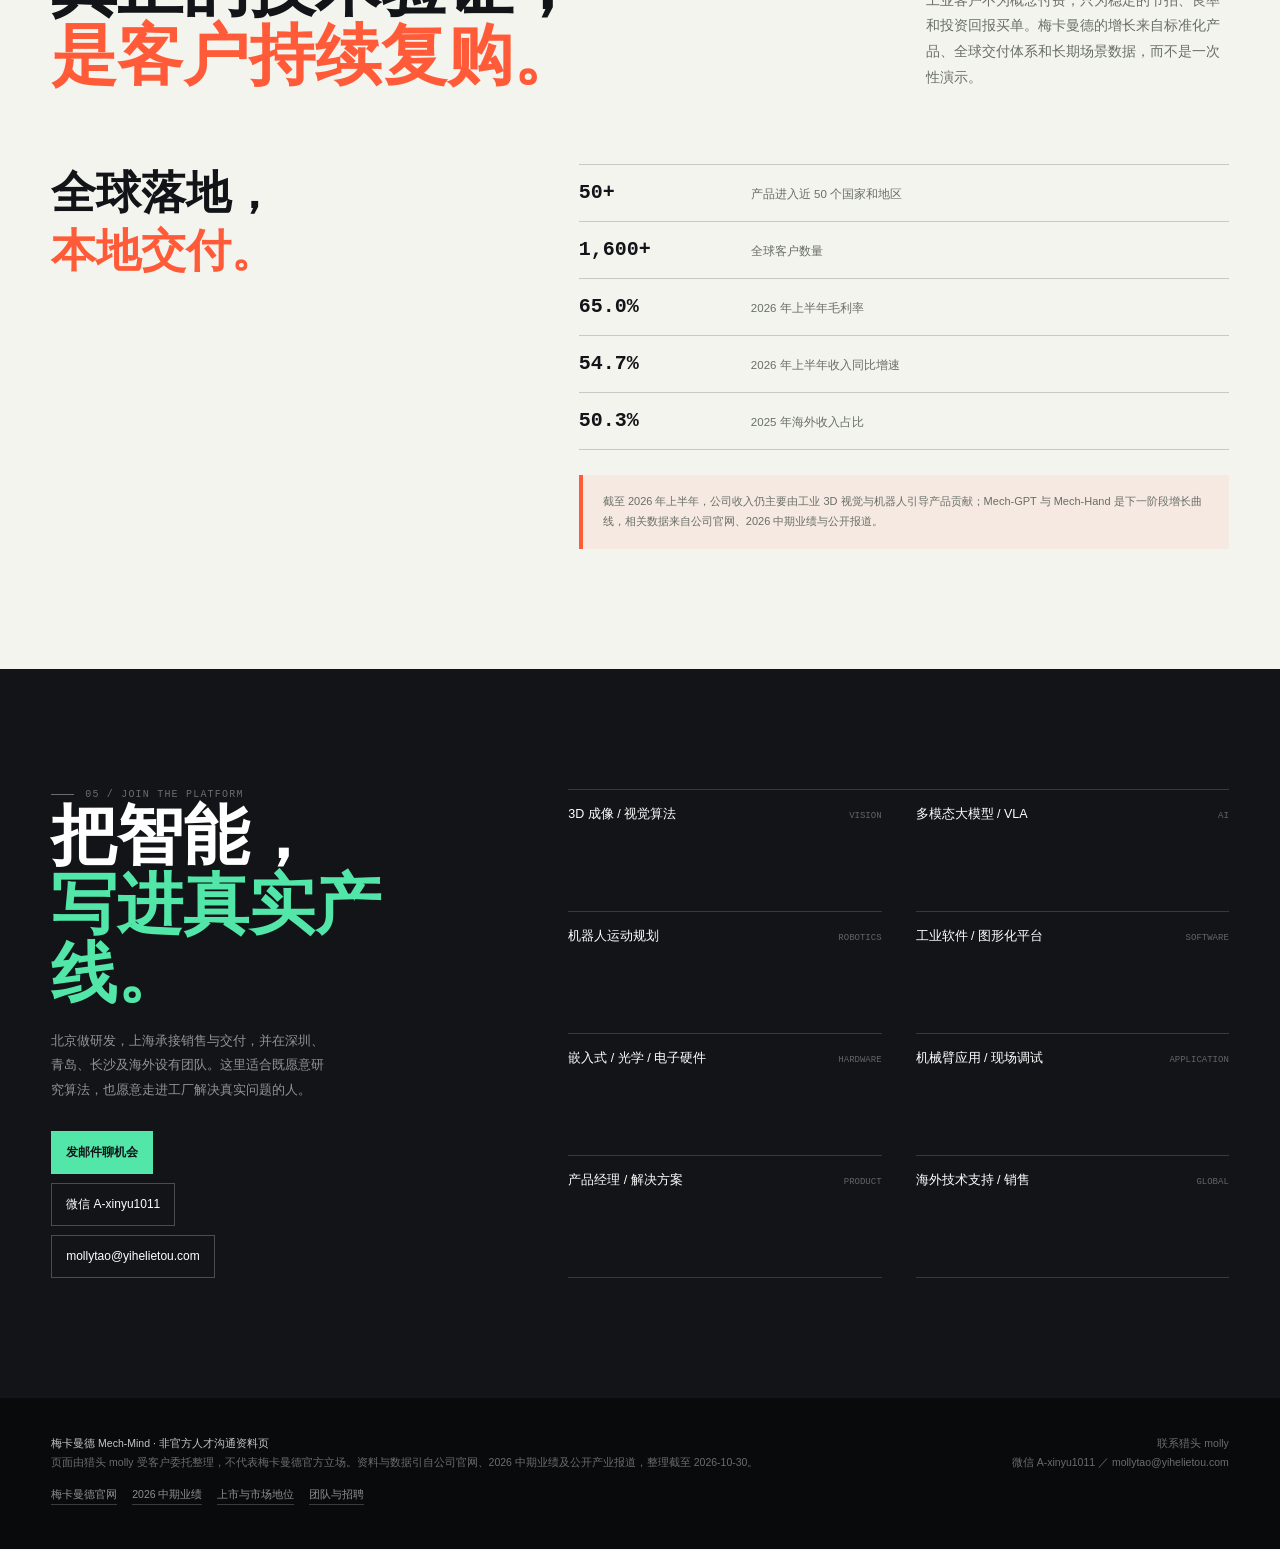
<file: mech-mind/index.html>
<!doctype html>
<html lang="zh-CN">
<head>
<meta charset="utf-8">
<meta name="viewport" content="width=device-width, initial-scale=1, viewport-fit=cover">
<meta name="robots" content="noindex,nofollow">
<title>梅卡曼德 Mech-Mind｜给机器人一套看懂世界的眼脑手</title>
<meta name="description" content="梅卡曼德（Mech-Mind）企业介绍：3D 视觉、Mech-GPT 具身大模型与 Mech-Hand 灵巧手组成的“眼脑手”平台，面向工业机器人、协作机器人、双臂与人形机器人。资料整理截至 2026-10-30。">
<meta property="og:title" content="梅卡曼德 Mech-Mind｜给机器人一套看懂世界的眼脑手">
<meta property="og:description" content="不绑定机器人本体，用 3D 视觉、机器人大脑与灵巧手构成通用物理 AI 组件平台。">
<meta property="og:type" content="website">
<link rel="icon" href="data:image/svg+xml,%3Csvg xmlns='http://www.w3.org/2000/svg' viewBox='0 0 32 32'%3E%3Crect width='32' height='32' fill='%23f4f4ee'/%3E%3Cpath d='M6 23V9h6l4 6 4-6h6v14h-5v-7l-5 7-5-7v7H6Z' fill='%23121418'/%3E%3C/svg%3E">
<style>
  :root{
    --ink:#121418;
    --ink-2:#31363c;
    --paper:#f4f4ee;
    --paper-2:#e9eae2;
    --mint:#52e6a8;
    --acid:#e8ff47;
    --coral:#ff5b38;
    --line:#c7cac1;
    --line-dark:#363a40;
    --muted:#696e68;
    --muted-dark:#9da39e;
    --sans:"PingFang SC","Hiragino Sans GB","Microsoft YaHei",-apple-system,BlinkMacSystemFont,sans-serif;
    --mono:"SFMono-Regular","SF Mono",Menlo,Consolas,monospace;
  }
  *{box-sizing:border-box;margin:0;padding:0}
  html{scroll-behavior:smooth}
  body{background:var(--paper); color:var(--ink); font-family:var(--sans); line-height:1.7; -webkit-font-smoothing:antialiased; overflow-x:hidden}
  body::after{
    content:""; position:fixed; inset:0; z-index:120; pointer-events:none; opacity:.12;
    background-image:url("data:image/svg+xml,%3Csvg viewBox='0 0 220 220' xmlns='http://www.w3.org/2000/svg'%3E%3Cfilter id='n'%3E%3CfeTurbulence type='fractalNoise' baseFrequency='.78' numOctaves='3' stitchTiles='stitch'/%3E%3C/filter%3E%3Crect width='100%25' height='100%25' filter='url(%23n)' opacity='.2'/%3E%3C/svg%3E");
  }
  ::selection{background:var(--mint); color:var(--ink)}
  a{color:inherit}
  img{display:block; max-width:100%}
  .progress{position:fixed; inset:0 auto auto 0; z-index:130; width:0; height:3px; background:var(--coral)}

  .nav{
    position:fixed; inset:0 0 auto; z-index:110; height:70px; display:flex; align-items:center;
    color:#fff; background:linear-gradient(to bottom,rgba(18,20,24,.74),rgba(18,20,24,.06));
    border-bottom:1px solid rgba(255,255,255,.15); backdrop-filter:blur(9px); transition:.3s ease;
  }
  .nav.solid{color:var(--ink); background:rgba(244,244,238,.95); border-color:var(--line)}
  .nav__in{width:min(1240px,92vw); margin:0 auto; display:flex; align-items:center; justify-content:space-between; gap:24px}
  .brand{display:flex; align-items:center; gap:12px; text-decoration:none; min-width:0}
  .brand__mark{width:29px; height:29px; background:var(--mint); color:var(--ink); display:grid; place-items:center; font:900 15px/1 var(--mono); flex:none}
  .brand__tx{font-size:14px; line-height:1.12; font-weight:760; white-space:nowrap}
  .brand__tx small{display:block; margin-top:4px; font:8px/1.2 var(--mono); letter-spacing:.14em; opacity:.55}
  .nav__links{display:flex; align-items:center; gap:24px}
  .nav__links a{text-decoration:none; font-size:11.5px; opacity:.7}
  .nav__links a:hover{opacity:1}
  .nav__stock{font:9px/1 var(--mono); letter-spacing:.08em; opacity:.6; white-space:nowrap}

  .hero{height:100svh; min-height:740px; max-height:1040px; position:relative; overflow:hidden; background:var(--ink); color:#fff}
  .hero__bg{position:absolute; inset:-7% 0; width:100%; height:114%; object-fit:cover; object-position:center 45%; filter:brightness(.55) saturate(.66) contrast(1.14)}
  .hero__veil{
    position:absolute; inset:0;
    background:
      linear-gradient(90deg,rgba(18,20,24,.95) 0%,rgba(18,20,24,.68) 38%,rgba(18,20,24,.18) 71%,rgba(18,20,24,.5) 100%),
      linear-gradient(to top,rgba(18,20,24,.98) 0%,transparent 48%);
  }
  .hero__mesh{
    position:absolute; inset:0; opacity:.28; pointer-events:none;
    background-image:
      radial-gradient(circle at center,rgba(82,230,168,.95) 0 1px,transparent 1.4px),
      linear-gradient(rgba(255,255,255,.09) 1px,transparent 1px),
      linear-gradient(90deg,rgba(255,255,255,.09) 1px,transparent 1px);
    background-size:34px 34px,68px 68px,68px 68px;
    mask-image:linear-gradient(90deg,transparent 0%,#000 37%,#000 100%);
  }
  .hero__in{position:relative; z-index:2; width:min(1240px,92vw); height:100%; margin:0 auto; padding:120px 0 130px; display:flex; flex-direction:column; justify-content:flex-end}
  .hero__kick{display:flex; align-items:center; gap:12px; color:rgba(255,255,255,.58); font:10px/1.3 var(--mono); letter-spacing:.14em}
  .hero__kick::before{content:""; width:28px; height:1px; background:var(--mint)}
  .hero h1{margin-top:21px; max-width:960px; font-size:clamp(48px,7.3vw,96px); line-height:1.01; font-weight:850}
  .hero h1 span{display:block; color:var(--mint)}
  .hero__lede{margin-top:26px; max-width:680px; font-size:clamp(14px,1.45vw,17px); line-height:1.9; color:rgba(255,255,255,.72)}
  .hero__lede b{color:#fff}
  .hero__coords{position:absolute; z-index:3; right:4vw; top:120px; text-align:right; font:9px/1.8 var(--mono); color:rgba(255,255,255,.4); letter-spacing:.08em}
  .hero__rail{position:absolute; inset:auto 0 0; z-index:3; border-top:1px solid rgba(255,255,255,.18); background:rgba(18,20,24,.56); backdrop-filter:blur(8px)}
  .hero__rail-in{width:min(1240px,92vw); margin:0 auto; display:grid; grid-template-columns:repeat(4,1fr)}
  .hero__rail div{padding:15px 18px 15px 0; border-right:1px solid rgba(255,255,255,.15)}
  .hero__rail div+div{padding-left:18px}
  .hero__rail div:last-child{border-right:0}
  .hero__rail b{display:block; color:var(--mint); font:650 19px/1.1 var(--mono)}
  .hero__rail small{display:block; margin-top:5px; color:rgba(255,255,255,.45); font-size:10px}

  .wrap{width:min(1180px,92vw); margin:0 auto}
  .band{padding:clamp(70px,10vw,120px) 0; position:relative}
  .band--paper{background:var(--paper)}
  .band--dark{background:var(--ink); color:#fff}
  .band--mint{background:var(--mint); color:var(--ink)}
  .kicker{display:flex; align-items:center; gap:11px; font:10px/1.2 var(--mono); letter-spacing:.12em; text-transform:uppercase; color:var(--muted)}
  .kicker::before{content:""; width:23px; height:1px; background:currentColor}
  .band--dark .kicker{color:rgba(255,255,255,.46)}
  .section-head{display:grid; grid-template-columns:minmax(0,1.45fr) minmax(280px,.55fr); gap:clamp(28px,6vw,80px); align-items:end; margin-top:23px}
  h2{max-width:18ch; font-size:clamp(34px,5.4vw,66px); line-height:1.05; font-weight:830}
  h2 em{font-style:normal; color:var(--coral)}
  .band--dark h2 em{color:var(--acid)}
  .section-head p{max-width:45ch; color:var(--muted); font-size:13.5px; line-height:1.9}
  .band--dark .section-head p{color:rgba(255,255,255,.54)}

  .position{display:grid; grid-template-columns:.9fr 1.1fr; gap:clamp(30px,6vw,82px); margin-top:clamp(46px,7vw,76px); align-items:start}
  .position__big{max-width:16ch; font-size:clamp(28px,4vw,49px); line-height:1.3; font-weight:650}
  .position__big span{border-bottom:4px solid var(--coral)}
  .position__copy p{color:var(--muted); font-size:14px; line-height:1.95}
  .position__copy p+p{margin-top:15px}
  .position__copy b{color:var(--ink)}
  .trio{display:grid; grid-template-columns:repeat(3,1fr); margin-top:clamp(44px,7vw,72px); border-top:1px solid var(--line); border-bottom:1px solid var(--line)}
  .trio div{padding:24px 24px 25px 0}
  .trio div+div{padding-left:24px; border-left:1px solid var(--line)}
  .trio__code{font:9px/1 var(--mono); color:var(--coral)}
  .trio h3{font-size:clamp(20px,2.8vw,29px); margin-top:22px}
  .trio p{margin-top:9px; font-size:11.5px; line-height:1.7; color:var(--muted)}

  .eye-grid{display:grid; grid-template-columns:1.08fr .92fr; gap:1px; margin-top:clamp(46px,7vw,76px); background:var(--line-dark); border:1px solid var(--line-dark)}
  .eye-grid__copy{padding:clamp(28px,5vw,58px)}
  .eye-grid__copy h3{font-size:clamp(31px,4.5vw,54px); line-height:1.05}
  .eye-grid__copy h3 span{display:block; margin-top:9px; color:var(--mint); font:10px/1.3 var(--mono); letter-spacing:.13em}
  .eye-grid__copy p{margin-top:22px; max-width:47ch; color:rgba(255,255,255,.58); font-size:13px; line-height:1.9}
  .eye-grid__copy .specs{display:grid; grid-template-columns:1fr 1fr; margin-top:28px; border-top:1px solid var(--line-dark)}
  .eye-grid__copy .specs div{padding:16px 12px 15px 0; border-bottom:1px solid var(--line-dark)}
  .eye-grid__copy .specs div:nth-child(even){padding-left:14px; border-left:1px solid var(--line-dark)}
  .eye-grid__copy .specs b{display:block; color:var(--acid); font:650 23px/1.1 var(--mono)}
  .eye-grid__copy .specs small{display:block; margin-top:5px; color:rgba(255,255,255,.43); font-size:10px}
  .eye-grid__fig{min-height:480px; overflow:hidden; position:relative; background:#0d0f11}
  .eye-grid__fig img{width:100%; height:100%; object-fit:cover; filter:saturate(.72) contrast(1.1)}
  .eye-grid__fig::after{content:""; position:absolute; inset:0; background:linear-gradient(to top,rgba(18,20,24,.72),transparent 42%)}
  .eye-grid__fig figcaption{position:absolute; left:16px; right:16px; bottom:14px; z-index:2; display:flex; justify-content:space-between; gap:12px; color:rgba(255,255,255,.6); font:9px/1.4 var(--mono)}

  .software{display:grid; grid-template-columns:repeat(3,1fr); gap:1px; margin-top:34px; background:var(--line-dark); border:1px solid var(--line-dark)}
  .software article{background:var(--ink); min-height:245px; padding:24px; display:flex; flex-direction:column}
  .software article:hover{background:#191c20}
  .software__thumb{height:96px; margin:-24px -24px 22px; overflow:hidden; background:#0d1012; border-bottom:1px solid var(--line-dark)}
  .software__thumb img{width:100%; height:100%; object-fit:cover; opacity:.68; filter:saturate(.7)}
  .software .tag{font:9px/1 var(--mono); color:var(--mint)}
  .software h4{font-size:20px; margin-top:17px}
  .software p{margin-top:9px; color:rgba(255,255,255,.45); font-size:11.5px; line-height:1.75}

  .hand{margin-top:clamp(46px,7vw,76px); border-top:1px solid var(--line-dark)}
  .hand__top{display:grid; grid-template-columns:1.15fr .85fr; gap:clamp(28px,5vw,66px); padding:clamp(30px,5vw,54px) 0}
  .hand h3{font-size:clamp(28px,4.2vw,48px); line-height:1.15; max-width:16ch}
  .hand h3 span{color:var(--acid)}
  .hand__copy{padding-top:4px}
  .hand__copy p{color:rgba(255,255,255,.55); font-size:13px; line-height:1.9}
  .hand__copy b{color:#fff}
  .hand__metrics{display:grid; grid-template-columns:repeat(3,1fr); border-top:1px solid var(--line-dark); border-bottom:1px solid var(--line-dark)}
  .hand__metrics div{padding:20px 22px 22px 0}
  .hand__metrics div+div{padding-left:22px; border-left:1px solid var(--line-dark)}
  .hand__metrics b{display:block; color:var(--mint); font:650 26px/1 var(--mono)}
  .hand__metrics small{display:block; margin-top:8px; color:rgba(255,255,255,.43); font-size:10.5px}

  .applications{display:grid; grid-template-columns:1fr 1fr; gap:1px; margin-top:clamp(44px,7vw,72px); background:rgba(18,20,24,.25); border:1px solid rgba(18,20,24,.25)}
  .applications__copy{padding:clamp(26px,4vw,44px); background:var(--mint)}
  .applications__fig{min-height:380px; background:var(--ink); overflow:hidden}
  .applications__fig img{width:100%; height:100%; object-fit:cover; filter:saturate(.75) contrast(1.08)}
  .app-list{list-style:none; margin-top:22px; border-top:2px solid var(--ink)}
  .app-list li{display:grid; grid-template-columns:38px 1fr auto; gap:13px; align-items:center; padding:13px 0; border-bottom:1px solid rgba(18,20,24,.2)}
  .app-list span{font:9px/1 var(--mono)}
  .app-list b{font-size:14px}
  .app-list small{font:8.5px/1 var(--mono); text-transform:uppercase}

  .proof{display:grid; grid-template-columns:.82fr 1.18fr; gap:clamp(28px,6vw,76px); margin-top:clamp(46px,7vw,74px); align-items:start}
  .proof__lead{font-size:clamp(27px,4vw,45px); line-height:1.28; font-weight:650; max-width:16ch}
  .proof__lead span{color:var(--coral)}
  .proof__table{border-top:1px solid var(--line)}
  .proof__row{display:grid; grid-template-columns:150px 1fr; gap:22px; padding:16px 0; border-bottom:1px solid var(--line); align-items:baseline}
  .proof__row b{font:650 20px/1.2 var(--mono)}
  .proof__row span{font-size:11.5px; color:var(--muted); line-height:1.6}
  .public-note{margin-top:25px; border-left:4px solid var(--coral); padding:17px 20px; background:rgba(255,91,56,.07); font-size:11px; line-height:1.8; color:var(--muted)}

  .join{background:var(--ink); color:#fff}
  .join__in{display:grid; grid-template-columns:.8fr 1.2fr; gap:clamp(30px,6vw,78px)}
  .join h2 em{color:var(--mint)}
  .join__lead p{margin-top:20px; color:rgba(255,255,255,.54); font-size:13px; line-height:1.9; max-width:39ch}
  .contact{display:flex; flex-direction:column; align-items:flex-start; gap:9px; margin-top:28px}
  .contact a{display:inline-flex; align-items:center; min-height:43px; padding:0 14px; border:1px solid rgba(255,255,255,.24); text-decoration:none; font-size:12px; transition:.2s}
  .contact a:hover{border-color:var(--mint); color:var(--mint)}
  .contact .primary{background:var(--mint); color:var(--ink); border-color:var(--mint); font-weight:700}
  .jobs{border-top:1px solid var(--line-dark); display:grid; grid-template-columns:1fr 1fr; gap:0 34px}
  .job{display:grid; grid-template-columns:1fr auto; gap:16px; align-items:baseline; padding:14px 0; border-bottom:1px solid var(--line-dark)}
  .job b{font-size:12.5px; font-weight:520}
  .job span{font:9px/1.2 var(--mono); color:rgba(255,255,255,.34); white-space:nowrap}

  footer{background:#090a0b; color:rgba(255,255,255,.4); padding:36px 0 44px; font-size:10.5px; line-height:1.8}
  .foot{display:grid; grid-template-columns:1.35fr .65fr; gap:40px}
  .foot b{color:rgba(255,255,255,.76); font-weight:500}
  .foot__r{text-align:right}
  .sources{display:flex; flex-wrap:wrap; gap:8px 15px; margin-top:13px}
  .sources a{color:rgba(255,255,255,.54); text-decoration:none; border-bottom:1px solid rgba(255,255,255,.2)}

  .reveal{opacity:0; transform:translateY(24px); transition:opacity .7s ease,transform .7s cubic-bezier(.2,.75,.2,1)}
  .reveal.is-in{opacity:1; transform:none}

  @media (max-width:920px){
    .nav__links{display:none}
    .hero__coords{display:none}
    .hero__rail-in{grid-template-columns:1fr 1fr}
    .hero__rail div:nth-child(2){border-right:0}
    .hero__rail div:nth-child(3){padding-left:0;border-top:1px solid rgba(255,255,255,.15)}
    .hero__rail div:nth-child(4){border-top:1px solid rgba(255,255,255,.15)}
    .section-head,.position,.eye-grid,.hand__top,.applications,.proof,.join__in,.foot{grid-template-columns:1fr}
    .software{grid-template-columns:1fr}
    .trio{grid-template-columns:1fr}
    .trio div+div{padding-left:0;border-left:0;border-top:1px solid var(--line)}
    .eye-grid__fig{min-height:330px}
    .foot__r{text-align:left}
  }
  @media (max-width:620px){
    .brand__tx{font-size:11px}
    .nav__stock{display:none}
    .hero h1{font-size:clamp(44px,12.8vw,64px)}
    .hero__rail b{font-size:15px}
    .eye-grid__copy .specs{grid-template-columns:1fr}
    .eye-grid__copy .specs div:nth-child(even){padding-left:0;border-left:0}
    .hand__metrics{grid-template-columns:1fr}
    .hand__metrics div+div{padding-left:0;border-left:0;border-top:1px solid var(--line-dark)}
    .proof__row{grid-template-columns:1fr;gap:4px}
    .jobs{grid-template-columns:1fr}
    .job span{white-space:normal}
    .applications__fig{min-height:250px}
  }
  @media (prefers-reduced-motion:reduce){
    html{scroll-behavior:auto}
    *,*::before,*::after{transition:none!important;animation:none!important}
    .reveal{opacity:1;transform:none}
  }
</style>
</head>
<body>
<div class="progress" aria-hidden="true"></div>

<nav class="nav" aria-label="页面导航">
  <div class="nav__in">
    <a class="brand" href="#top">
      <span class="brand__mark">M</span>
      <span class="brand__tx">梅卡曼德 Mech-Mind<small>EYE · BRAIN · HAND</small></span>
    </a>
    <div class="nav__links">
      <a href="#position">定位</a>
      <a href="#vision">3D 视觉</a>
      <a href="#brain">脑与手</a>
      <a href="#applications">场景</a>
      <a href="#join">加入</a>
    </div>
    <span class="nav__stock">09615.HK / GLOBAL PHYSICAL AI</span>
  </div>
</nav>

<main id="top">
  <section class="hero">
    <img class="hero__bg" src="assets/application.webp" width="1920" height="1280" alt="梅卡曼德 AI 3D 视觉引导工业机器人应用">
    <div class="hero__veil"></div>
    <div class="hero__mesh"></div>
    <div class="hero__coords">X 124.638 / Y 86.412 / Z 42.705<br>PLANE CONFIDENCE 0.982<br>6D POSE LOCKED</div>
    <div class="hero__in">
      <div class="hero__kick">MECH-MIND / ROBOTIC PERCEPTION &amp; COGNITION</div>
      <h1>梅卡曼德<br><span>让机器人看懂世界。</span></h1>
      <p class="hero__lede">不绑定任何一种机器人本体，只提供共通的 <b>眼、脑、手</b>。让工业机械臂、协作机器人、双臂与人形机器人，都获得感知、理解和执行的能力。</p>
    </div>
    <div class="hero__rail">
      <div class="hero__rail-in">
        <div><b>30,000+</b><small>全球累计部署</small></div>
        <div><b>100+</b><small>《财富》500 强客户</small></div>
        <div><b>93.9%</b><small>2026H1 客户复购率</small></div>
        <div><b>22.1%</b><small>全球细分市场份额第一</small></div>
      </div>
    </div>
  </section>

  <section class="band band--paper" id="position">
    <div class="wrap">
      <div class="kicker reveal">01 / Position</div>
      <div class="section-head reveal">
        <h2>不造机器人，<br><em>造机器人都需要的智能。</em></h2>
        <p>梅卡曼德成立于 2016 年，由清华海归团队创办。公司选择了一条与整机厂商不同的路：不下场做机器人本体，而是把感知、决策和执行做成可跨形态复用的标准化组件。</p>
      </div>
      <div class="position">
        <div class="position__big reveal">“智能<span>大于</span>形态。”</div>
        <div class="position__copy reveal">
          <p>工业机械臂、协作机器人、双臂机器人、复合移动机器人乃至人形机器人，外形不同，但都需要看懂工件、理解任务、规划路径并精确执行。</p>
          <p>梅卡曼德以 <strong>Mech-Eye 工业 3D 相机</strong>解决“看”，以 <strong>Mech-GPT 多模态具身大模型</strong>和机器人软件平台解决“想”，以 <strong>Mech-Hand 灵巧手</strong>解决“做”。</p>
          <p>这套“眼脑手”能力不依赖单一本体，反而随着机器人形态变多而扩大适用范围。它不是一台机器人的零件，而是物理 AI 的通用底座。</p>
        </div>
      </div>
      <div class="trio reveal">
        <div><span class="trio__code">EYE / PERCEPTION</span><h3>看得懂</h3><p>3D 成像、6D 位姿、缺陷识别与在线测量，把真实世界变成机器人可计算的数据。</p></div>
        <div><span class="trio__code">BRAIN / COGNITION</span><h3>想得清</h3><p>环境理解、任务分解、动作规划与自主恢复，把自然语言目标转成可执行步骤。</p></div>
        <div><span class="trio__code">HAND / ACTION</span><h3>做得准</h3><p>灵巧手、路径规划与作业软件结合，完成抓取、装配、上下料和精细操作。</p></div>
      </div>
    </div>
  </section>

  <section class="band band--dark" id="vision">
    <div class="wrap">
      <div class="kicker reveal">02 / Mech-Eye</div>
      <div class="section-head reveal">
        <h2>工业现场，<br><em>先要看得足够准。</em></h2>
        <p>反光、深色、薄壁、透明、杂乱堆叠，这些让传统视觉失效的物体，恰好是 3D 视觉真正产生价值的边界。Mech-Eye 把成像硬件、算法和现场适配放进同一套产品体系。</p>
      </div>
      <div class="eye-grid reveal">
        <div class="eye-grid__copy">
          <h3>MECH-EYE<span>INDUSTRIAL 3D VISION</span></h3>
          <p>面向工业机器人引导与检测场景，提供结构光、激光轮廓等多条产品线。结合自研 6D 位姿算法，让机器人在无序来料和动态产线中稳定找到目标。</p>
          <div class="specs">
            <div><b>25ms</b><small>单帧 6D 位姿算法耗时</small></div>
            <div><b>2mm</b><small>500mm/s 动态精度</small></div>
            <div><b>100,000+</b><small>累计处理货品 / 工件类型</small></div>
            <div><b>80+</b><small>典型工业应用场景</small></div>
          </div>
        </div>
        <figure class="eye-grid__fig">
          <img src="assets/mech-eye.webp" width="750" height="542" alt="梅卡曼德 Mech-Eye 工业级 3D 相机">
          <figcaption><span>MECH-EYE / 3D CAMERA</span><span>图源：梅卡曼德官网</span></figcaption>
        </figure>
      </div>
      <div class="software reveal">
        <article>
          <div class="software__thumb"><img src="assets/mech-vision.webp" width="350" height="258" alt="Mech-Vision 机器视觉软件"></div>
          <span class="tag">VISION / NO-CODE</span>
          <h4>Mech-Vision</h4>
          <p>图形化机器视觉软件，把图像采集、识别、定位和后处理组织成可视化工作流。</p>
        </article>
        <article>
          <div class="software__thumb"><img src="assets/mech-viz.webp" width="350" height="258" alt="Mech-Viz 机器人编程软件"></div>
          <span class="tag">ROBOT / PLANNING</span>
          <h4>Mech-Viz</h4>
          <p>智能机器人编程环境，负责路径规划、碰撞检测、抓放策略与产线节拍优化。</p>
        </article>
        <article>
          <div class="software__thumb"><img src="assets/eye-brain-hand.webp" width="350" height="258" alt="梅卡曼德具身智能眼脑手平台"></div>
          <span class="tag">PLATFORM / EMBODIED AI</span>
          <h4>Eye-Brain-Hand</h4>
          <p>从 3D 感知到任务理解，再到灵巧执行，形成可嵌入多种机器人形态的完整闭环。</p>
        </article>
      </div>
    </div>
  </section>

  <section class="band band--dark" id="brain" style="padding-top:0">
    <div class="wrap">
      <div class="hand reveal">
        <div class="hand__top">
          <h3>从“执行程序”到<br><span>“自主完成任务”。</span></h3>
          <div class="hand__copy">
            <p><b>Mech-GPT</b> 负责理解环境、拆解任务、规划动作并在执行后自主检查。它不只回答问题，而是把自然语言目标接到机器人动作链路上。</p>
            <p><b>Mech-Hand</b> 把认知闭环延伸到抓取与精细操作：500g 重量、50kg 静态承载、抓取循环寿命不低于 200 万次，并与 Mech-Viz 和 Mech-GPT 协同。</p>
          </div>
        </div>
        <div class="hand__metrics">
          <div><b>500g</b><small>Mech-Hand 整机重量</small></div>
          <div><b>50kg</b><small>静态承载</small></div>
          <div><b>2,000,000+</b><small>抓取循环寿命</small></div>
        </div>
      </div>
    </div>
  </section>

  <section class="band band--mint" id="applications">
    <div class="wrap">
      <div class="kicker reveal">03 / Applications</div>
      <div class="section-head reveal">
        <h2>从深筐抓取，<br><em>到整条产线协同。</em></h2>
        <p>梅卡曼德的产品已经进入汽车、新能源、消费电子、物流、家电与制药等行业，用同一套平台覆盖不同工件、不同节拍和不同机器人本体。</p>
      </div>
      <div class="applications reveal">
        <div class="applications__copy">
          <ul class="app-list">
            <li><span>01</span><b>无序抓取 / 深筐上料</b><small>Bin Picking</small></li>
            <li><span>02</span><b>拆垛 / 码垛</b><small>Palletizing</small></li>
            <li><span>03</span><b>高精度定位装配</b><small>Assembly</small></li>
            <li><span>04</span><b>在线测量 / 缺陷检测</b><small>Inspection</small></li>
            <li><span>05</span><b>焊接 / 涂胶 / 拧紧</b><small>Process</small></li>
            <li><span>06</span><b>多 SKU 商品拣选</b><small>Logistics</small></li>
          </ul>
        </div>
        <figure class="applications__fig">
          <img src="assets/hero-factory.webp" width="1920" height="550" alt="梅卡曼德 AI 3D 视觉工业机器人典型应用">
        </figure>
      </div>
    </div>
  </section>

  <section class="band band--paper" id="proof">
    <div class="wrap">
      <div class="kicker reveal">04 / Commercial Proof</div>
      <div class="section-head reveal">
        <h2>真正的技术验证，<br><em>是客户持续复购。</em></h2>
        <p>工业客户不为概念付费，只为稳定的节拍、良率和投资回报买单。梅卡曼德的增长来自标准化产品、全球交付体系和长期场景数据，而不是一次性演示。</p>
      </div>
      <div class="proof">
        <div class="proof__lead reveal">全球落地，<br><span>本地交付。</span></div>
        <div class="reveal">
          <div class="proof__table">
            <div class="proof__row"><b>50+</b><span>产品进入近 50 个国家和地区</span></div>
            <div class="proof__row"><b>1,600+</b><span>全球客户数量</span></div>
            <div class="proof__row"><b>65.0%</b><span>2026 年上半年毛利率</span></div>
            <div class="proof__row"><b>54.7%</b><span>2026 年上半年收入同比增速</span></div>
            <div class="proof__row"><b>50.3%</b><span>2025 年海外收入占比</span></div>
          </div>
          <div class="public-note">截至 2026 年上半年，公司收入仍主要由工业 3D 视觉与机器人引导产品贡献；Mech-GPT 与 Mech-Hand 是下一阶段增长曲线，相关数据来自公司官网、2026 中期业绩与公开报道。</div>
        </div>
      </div>
    </div>
  </section>

  <section class="band join" id="join">
    <div class="wrap join__in">
      <div class="join__lead reveal">
        <div class="kicker">05 / Join the Platform</div>
        <h2>把智能，<br><em>写进真实产线。</em></h2>
        <p>北京做研发，上海承接销售与交付，并在深圳、青岛、长沙及海外设有团队。这里适合既愿意研究算法，也愿意走进工厂解决真实问题的人。</p>
        <div class="contact">
          <a class="primary" href="mailto:mollytao@yihelietou.com?subject=%E5%BA%94%E8%81%98%E6%A2%85%E5%8D%A1%E6%9B%BC%E5%BE%B7">发邮件聊机会</a>
          <a href="weixin://">微信 A-xinyu1011</a>
          <a href="mailto:mollytao@yihelietou.com">mollytao@yihelietou.com</a>
        </div>
      </div>
      <div class="jobs reveal" aria-label="重点人才方向">
        <div class="job"><b>3D 成像 / 视觉算法</b><span>VISION</span></div>
        <div class="job"><b>多模态大模型 / VLA</b><span>AI</span></div>
        <div class="job"><b>机器人运动规划</b><span>ROBOTICS</span></div>
        <div class="job"><b>工业软件 / 图形化平台</b><span>SOFTWARE</span></div>
        <div class="job"><b>嵌入式 / 光学 / 电子硬件</b><span>HARDWARE</span></div>
        <div class="job"><b>机械臂应用 / 现场调试</b><span>APPLICATION</span></div>
        <div class="job"><b>产品经理 / 解决方案</b><span>PRODUCT</span></div>
        <div class="job"><b>海外技术支持 / 销售</b><span>GLOBAL</span></div>
      </div>
    </div>
  </section>
</main>

<footer>
  <div class="wrap foot">
    <div>
      <b>梅卡曼德 Mech-Mind · 非官方人才沟通资料页</b><br>
      页面由猎头 molly 受客户委托整理，不代表梅卡曼德官方立场。资料与数据引自公司官网、2026 中期业绩及公开产业报道，整理截至 2026-10-30。
      <div class="sources">
        <a href="https://www.mech-mind.com.cn/" target="_blank" rel="noopener">梅卡曼德官网</a>
        <a href="https://www.yicai.com/news/103378085.html" target="_blank" rel="noopener">2026 中期业绩</a>
        <a href="https://www.qimingvc.com/cn/news/%E5%90%AF%E6%98%8E%E6%98%9F-%E5%85%A8%E7%90%83%E9%A2%86%E5%85%88%E7%9A%84%E6%9C%BA%E5%99%A8%E4%BA%BA%E5%A4%A7%E8%84%91%E4%BC%81%E4%B8%9A%E6%A2%85%E5%8D%A1%E6%9B%BC%E5%BE%B7%E6%88%90%E5%8A%9F%E7%99%BB%E9%99%86%E9%A6%99%E6%B8%AF%E4%BA%A4%E6%98%93%E6%89%80" target="_blank" rel="noopener">上市与市场地位</a>
        <a href="https://www.zhaopin.com/companydetail/CZ437770080.htm" target="_blank" rel="noopener">团队与招聘</a>
      </div>
    </div>
    <div class="foot__r">
      联系猎头 molly<br>
      微信 A-xinyu1011 ／ mollytao@yihelietou.com
    </div>
  </div>
</footer>

<script>
(function () {
  'use strict';
  var progress = document.querySelector('.progress');
  var nav = document.querySelector('.nav');
  var bg = document.querySelector('.hero__bg');
  var ticking = false;
  var reduced = matchMedia('(prefers-reduced-motion: reduce)').matches;

  function update() {
    var y = scrollY || 0;
    var max = Math.max(1, document.documentElement.scrollHeight - innerHeight);
    progress.style.width = Math.min(100, y / max * 100) + '%';
    nav.classList.toggle('solid', y > innerHeight * .72);
    if (bg && !reduced) bg.style.transform = 'scale(1.04) translate3d(0,' + Math.min(82, y * .072) + 'px,0)';
    ticking = false;
  }
  addEventListener('scroll', function () {
    if (!ticking) { requestAnimationFrame(update); ticking = true; }
  }, {passive:true});
  update();

  var io = new IntersectionObserver(function (entries) {
    entries.forEach(function (entry) {
      if (entry.isIntersecting) {
        entry.target.classList.add('is-in');
        io.unobserve(entry.target);
      }
    });
  }, {threshold:.1, rootMargin:'0px 0px -42px'});
  document.querySelectorAll('.reveal').forEach(function (el) { io.observe(el); });
})();
</script>
</body>
</html>
</file>
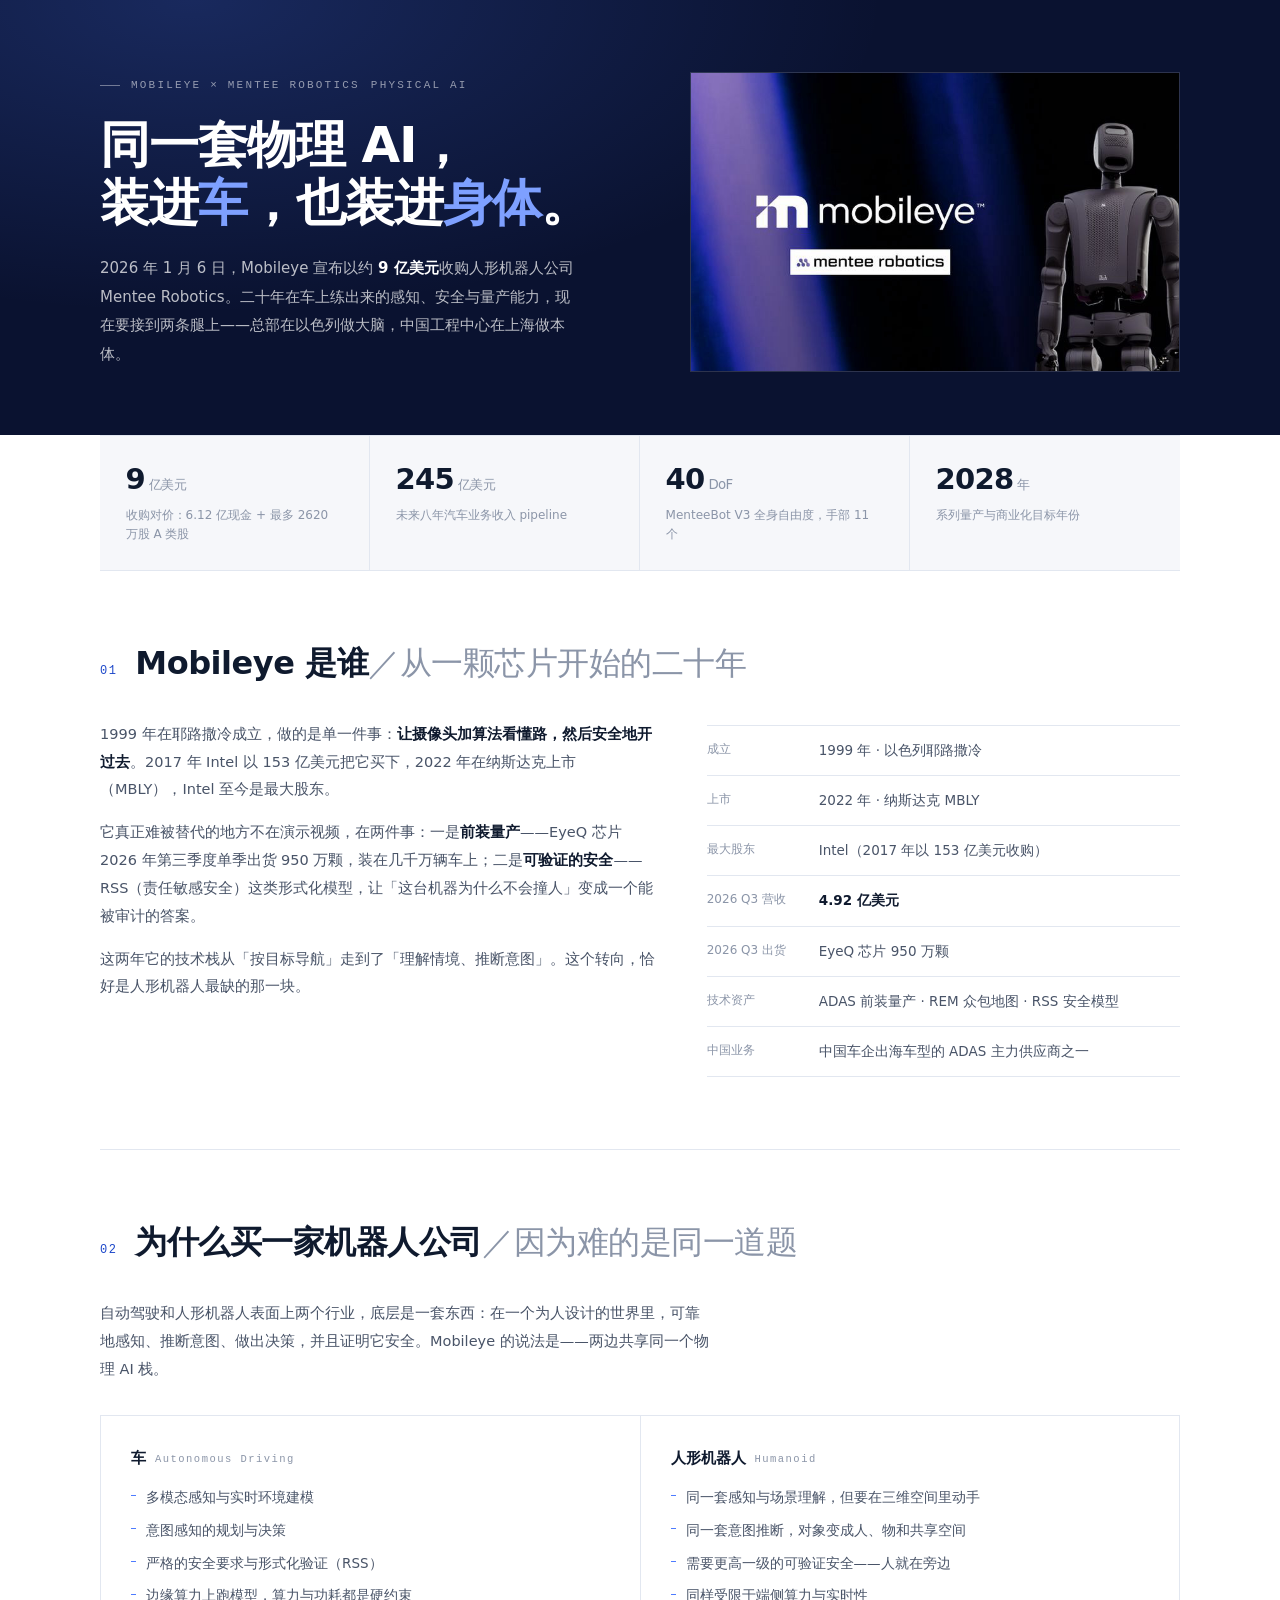
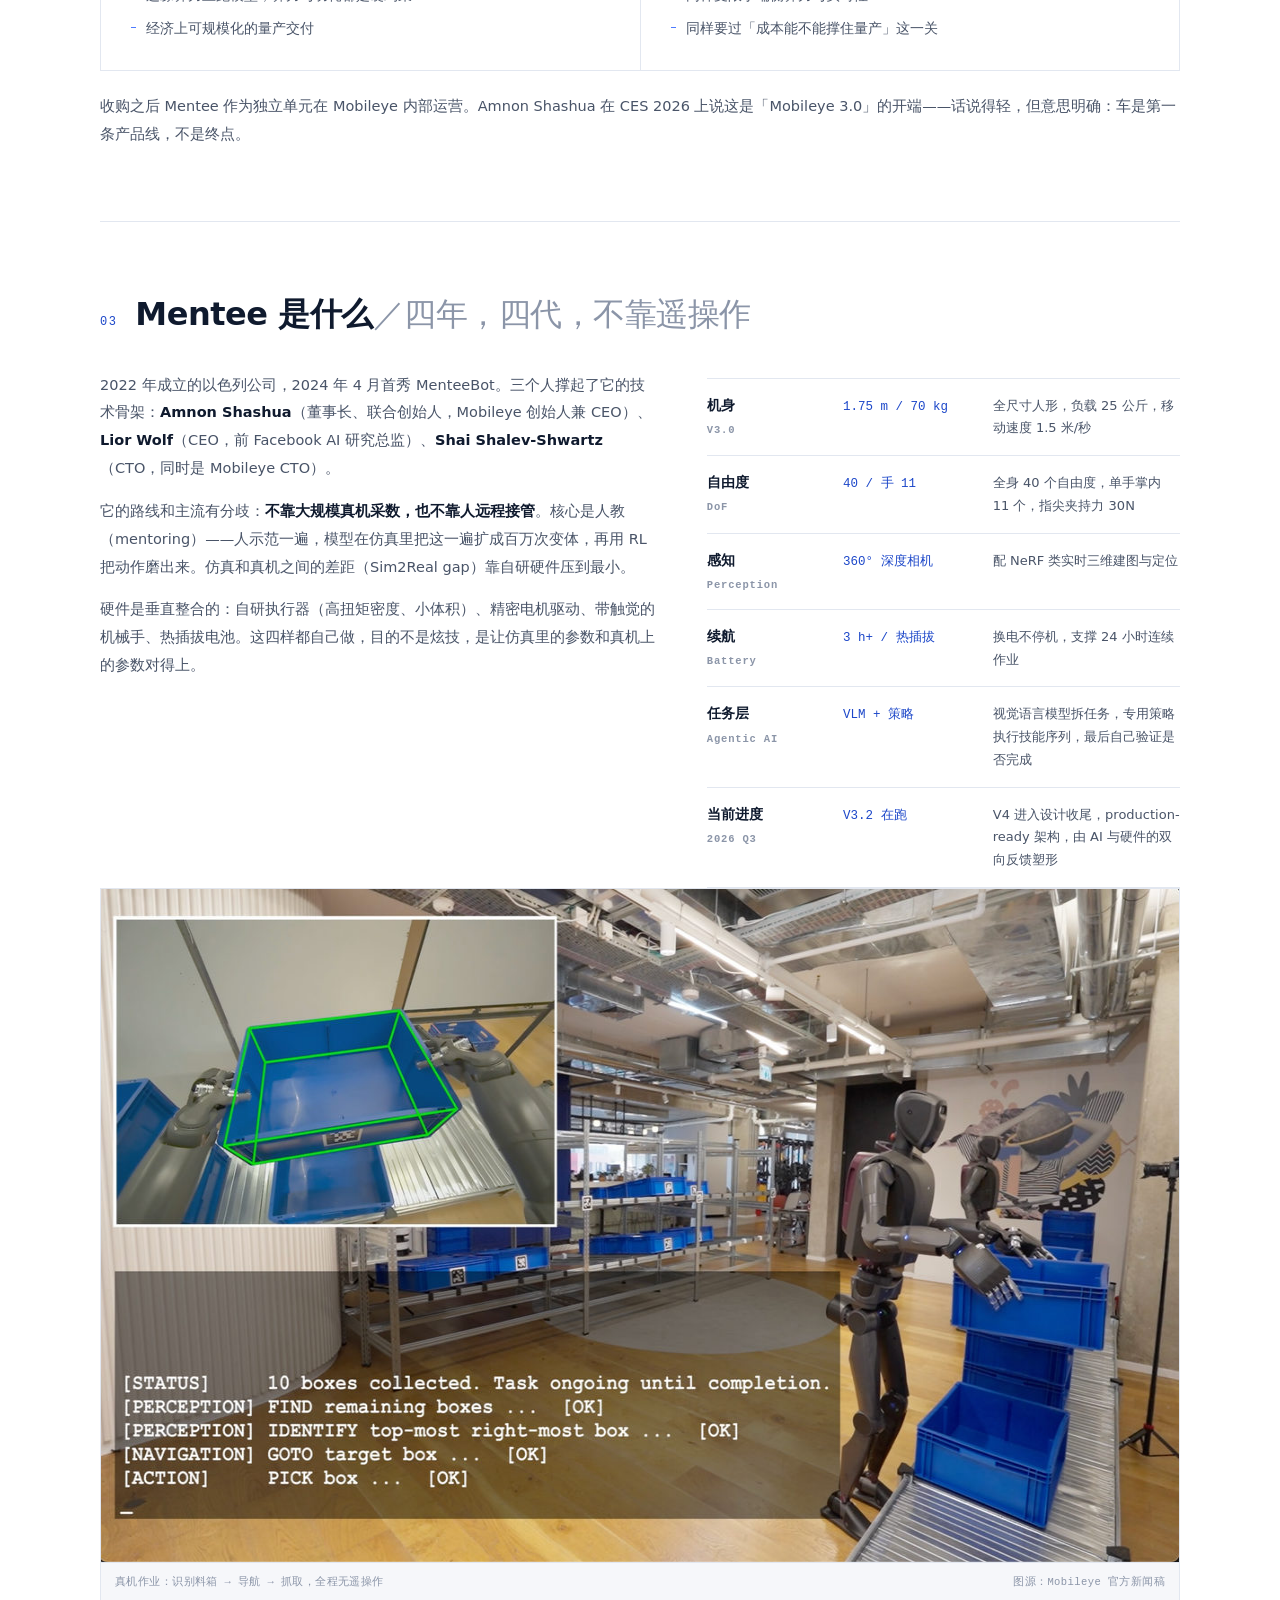
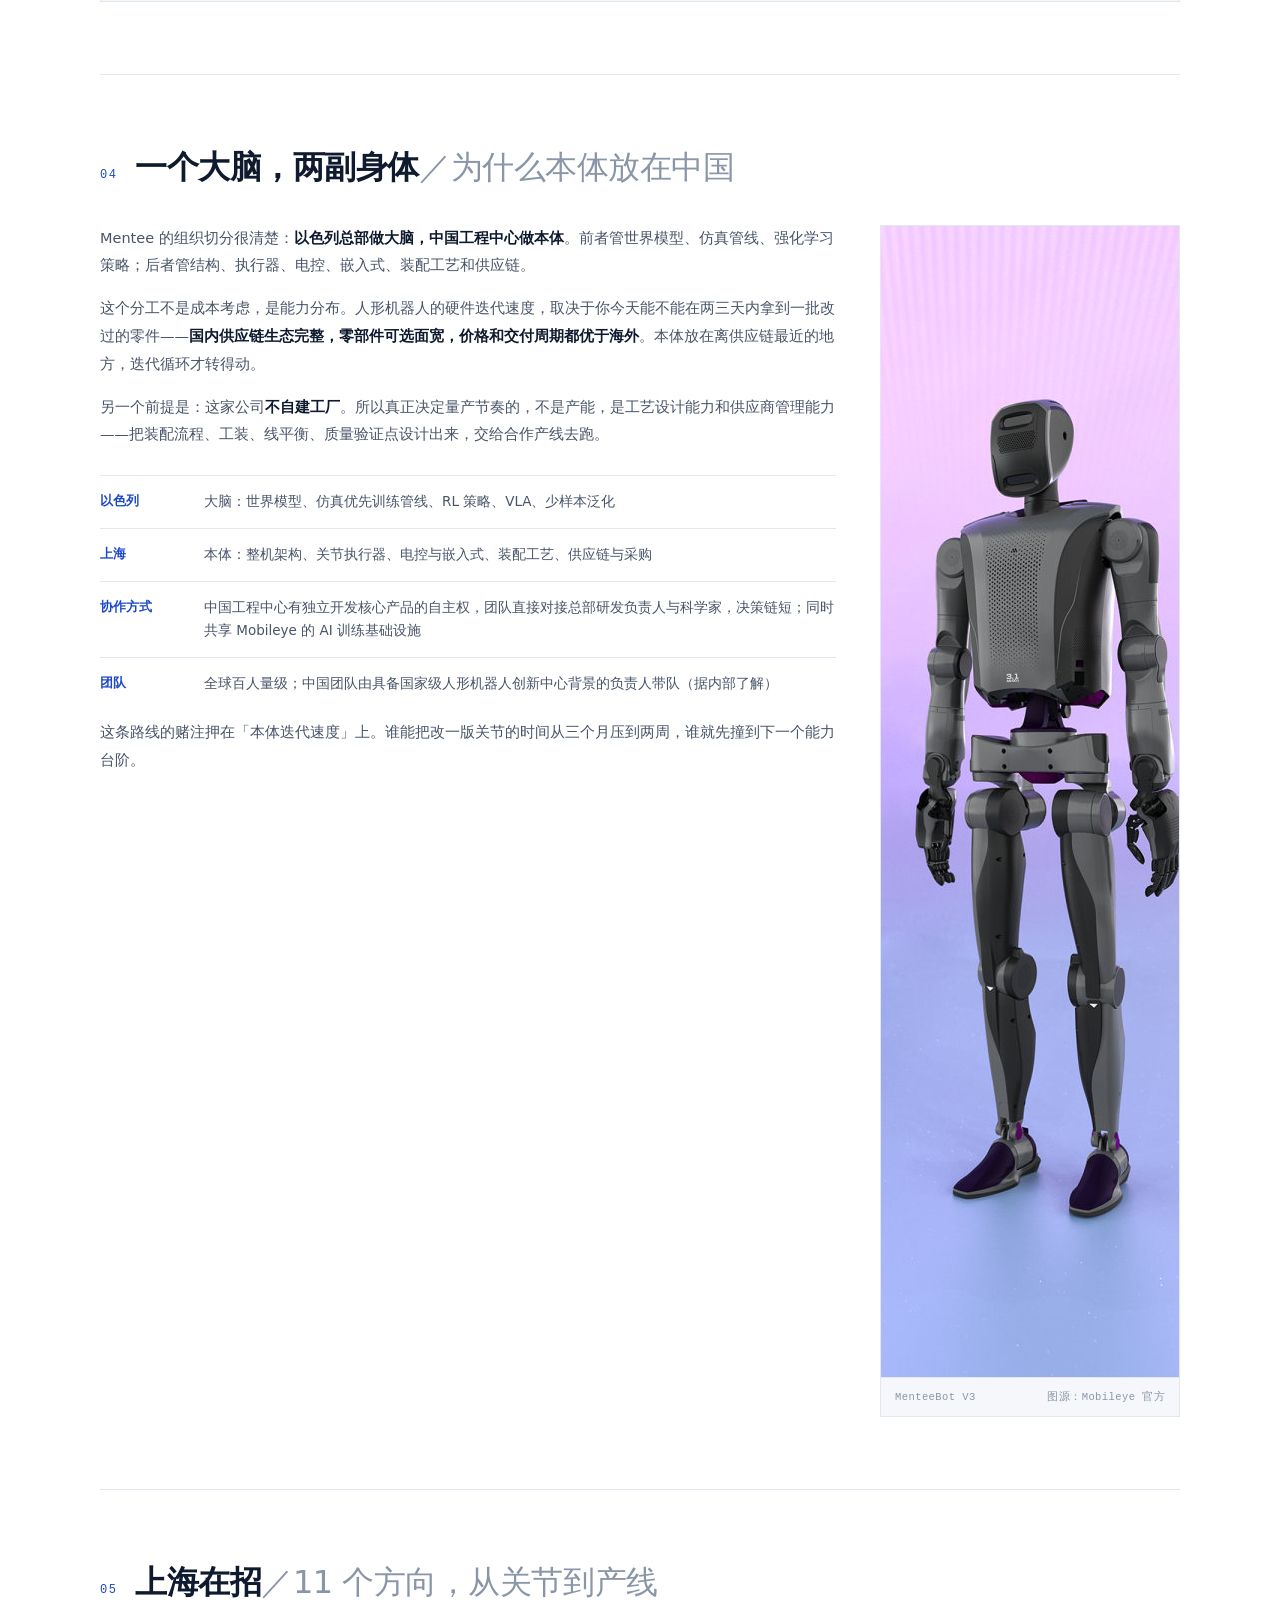
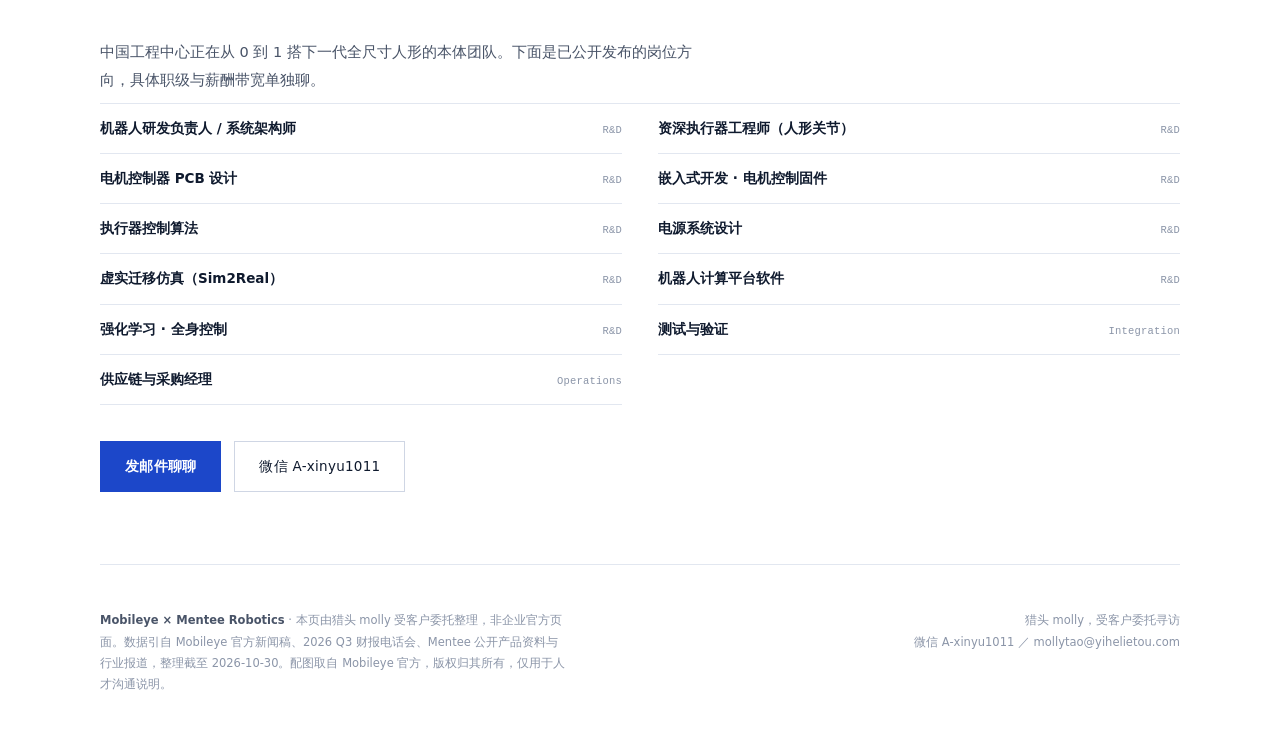
<file: mobileye-mentee/index.html>
<!doctype html>
<html lang="zh-CN">
<head>
<meta charset="utf-8">
<meta name="viewport" content="width=device-width, initial-scale=1, viewport-fit=cover">
<meta name="robots" content="noindex,nofollow">
<title>Mobileye × Mentee Robotics｜同一套物理 AI，装进车，也装进身体</title>
<meta name="description" content="Mobileye 以约 9 亿美元收购人形机器人公司 Mentee Robotics。总部在以色列负责大脑，中国工程中心（上海）负责本体与量产工程。资料整理截至 2026-10-30。">
<link rel="icon" href="data:image/svg+xml,<svg xmlns='http://www.w3.org/2000/svg' viewBox='0 0 32 32'><rect width='32' height='32' rx='7' fill='%230f1a2e'/><path d='M8 22V13l4 4 4-4v9' stroke='%234d7bff' stroke-width='2.4' fill='none' stroke-linejoin='round'/></svg>">
<style>
  :root{
    --bg:#ffffff; --bg-2:#f6f7fa; --bg-3:#eef1f7;
    --ink:#0f1a2e; --ink-2:#495468; --ink-3:#8b95a8;
    --line:#e2e7f0; --line-2:#cfd6e4;
    --blue:#1c47c9; --blue-2:#4d7bff; --blue-deep:#0a1230;
    --sans:"Microsoft YaHei","PingFang SC","Hiragino Sans GB",-apple-system,system-ui,sans-serif;
    --mono:ui-monospace,"SF Mono",Menlo,Consolas,monospace;
  }
  *{box-sizing:border-box;margin:0;padding:0}
  body{background:var(--bg); color:var(--ink); font-family:var(--sans);
    -webkit-font-smoothing:antialiased; line-height:1.72; overflow-x:hidden;}
  .wrap{width:min(1080px,90vw); margin:0 auto}

  /* ── hero ── */
  .hero{background:var(--blue-deep); color:#fff; position:relative; overflow:hidden}
  .hero::after{
    content:""; position:absolute; inset:0; pointer-events:none;
    background:radial-gradient(90% 120% at 15% 0%, rgba(77,123,255,.22), transparent 60%);
  }
  .hero__in{
    width:min(1080px,90vw); margin:0 auto; position:relative; z-index:2;
    display:grid; grid-template-columns:1.05fr .95fr; gap:clamp(24px,4vw,48px);
    align-items:center; padding:clamp(48px,8vh,84px) 0 clamp(44px,7vh,72px);
  }
  .eyebrow{
    display:flex; align-items:center; gap:11px; flex-wrap:wrap;
    font-family:var(--mono); font-size:11px; letter-spacing:.2em; color:rgba(255,255,255,.55);
    text-transform:uppercase;
  }
  .eyebrow i{width:20px; height:1px; background:rgba(255,255,255,.4); display:block}
  h1{
    margin-top:22px; font-size:clamp(30px,4.6vw,50px); line-height:1.16;
    font-weight:800; letter-spacing:-.02em;
  }
  h1 em{font-style:normal; color:#7ea0ff}
  .hero p.lede{
    margin-top:22px; font-size:15px; line-height:1.9; color:rgba(255,255,255,.72); max-width:50ch;
  }
  .hero p.lede b{color:#fff; font-weight:600}
  .hero__fig{margin:0; border:1px solid rgba(255,255,255,.14); overflow:hidden; height:100%; min-height:300px}
  .hero__fig img{width:100%; height:100%; object-fit:cover; object-position:center; display:block}

  /* ── stats ── */
  .stats{
    list-style:none; display:grid; grid-template-columns:repeat(4,1fr);
    border-top:1px solid var(--line); background:var(--bg-2);
  }
  .stats li{padding:26px clamp(14px,2vw,26px); border-right:1px solid var(--line)}
  .stats li:last-child{border-right:0}
  .stats .v{display:block; font-size:clamp(21px,2.7vw,29px); font-weight:750; letter-spacing:-.025em;
    color:var(--ink); font-variant-numeric:tabular-nums; line-height:1.2}
  .stats .v i{font-style:normal; font-size:.46em; color:var(--ink-3); margin-left:4px; font-weight:500}
  .stats .k{display:block; margin-top:9px; font-size:12px; color:var(--ink-3); line-height:1.6}

  /* ── 章节 ── */
  section{padding:clamp(50px,8vh,84px) 0; border-top:1px solid var(--line)}
  .head{display:flex; gap:18px; align-items:baseline; margin-bottom:clamp(24px,4vh,38px); flex-wrap:wrap}
  .num{font-family:var(--mono); font-size:12px; color:var(--blue); letter-spacing:.12em; padding-top:7px}
  h2{font-size:clamp(22px,3.1vw,32px); font-weight:750; letter-spacing:-.015em; line-height:1.3}
  h2 span{color:var(--ink-3); font-weight:400}
  .cols{display:grid; grid-template-columns:1.08fr .92fr; gap:clamp(24px,4vw,54px)}
  .cols--even{grid-template-columns:1fr 1fr}
  p.t{font-size:14.5px; color:var(--ink-2); line-height:1.92}
  p.t + p.t{margin-top:15px}
  p.t b{color:var(--ink); font-weight:600}

  dl.kv{margin-top:4px; border-top:1px solid var(--line)}
  dl.kv div{display:grid; grid-template-columns:96px 1fr; gap:16px; padding:13px 0; border-bottom:1px solid var(--line)}
  dl.kv dt{font-size:12px; color:var(--ink-3)}
  dl.kv dd{font-size:13.5px; color:var(--ink-2)}
  dl.kv dd b{color:var(--ink); font-weight:600}

  /* 参数表 */
  .spec{margin-top:6px; border-top:1px solid var(--line)}
  .spec .row{display:grid; grid-template-columns:.9fr 1fr 1.4fr; gap:16px; padding:15px 0;
    border-bottom:1px solid var(--line); align-items:baseline}
  .spec .nm{font-size:13.5px; font-weight:650}
  .spec .nm i{display:block; font-style:normal; font-family:var(--mono); font-size:10.5px; color:var(--ink-3); letter-spacing:.08em; margin-top:4px}
  .spec .mt{font-family:var(--mono); font-size:12.5px; color:var(--blue); font-variant-numeric:tabular-nums}
  .spec .ds{font-size:13px; color:var(--ink-2); line-height:1.75}

  /* 对照 */
  .pair{display:grid; grid-template-columns:1fr 1fr; gap:1px; background:var(--line); border:1px solid var(--line)}
  .pair > div{background:var(--bg); padding:clamp(20px,3vw,30px)}
  .pair h3{font-size:15px; font-weight:700; display:flex; align-items:center; gap:9px}
  .pair h3 span{font-family:var(--mono); font-size:10.5px; letter-spacing:.14em; color:var(--ink-3); font-weight:400}
  .pair ul{list-style:none; margin-top:14px; font-size:13.5px; color:var(--ink-2)}
  .pair ul li{position:relative; padding-left:15px; margin-top:10px; line-height:1.7}
  .pair ul li::before{content:""; position:absolute; left:0; top:.68em; width:5px; height:1px; background:var(--blue-2)}

  /* 图 */
  figure.shot{margin:0; border:1px solid var(--line); overflow:hidden; background:var(--bg-2)}
  figure.shot img{width:100%; display:block}
  figure.shot figcaption{
    font-family:var(--mono); font-size:10.5px; color:var(--ink-3); letter-spacing:.04em;
    padding:10px 14px; border-top:1px solid var(--line); display:flex; justify-content:space-between;
    gap:10px; flex-wrap:wrap; background:var(--bg-2);
  }
  .shot--wide{margin-top:clamp(24px,4vh,34px)}
  .shot--tall img{aspect-ratio:3/4; object-fit:cover; object-position:center 30%}

  /* 分工 */
  .split{display:grid; grid-template-columns:1fr 300px; gap:clamp(24px,4vw,44px); align-items:start}
  .duty{margin-top:26px; display:grid; gap:14px}
  .duty__i{display:grid; grid-template-columns:88px 1fr; gap:16px; padding-top:14px; border-top:1px solid var(--line)}
  .duty__i .lab{font-size:12.5px; font-weight:700; color:var(--blue)}
  .duty__i .val{font-size:13.5px; color:var(--ink-2); line-height:1.75}

  /* 岗位 */
  .roles{list-style:none; margin-top:8px; border-top:1px solid var(--line);
    display:grid; grid-template-columns:1fr 1fr; gap:0 clamp(20px,3vw,36px)}
  .roles li{padding:13px 0; border-bottom:1px solid var(--line); display:flex; justify-content:space-between; gap:12px; align-items:baseline}
  .roles b{font-size:13.5px; font-weight:650}
  .roles span{font-family:var(--mono); font-size:10.5px; color:var(--ink-3); letter-spacing:.02em; white-space:nowrap}

  .cta{display:flex; gap:13px; flex-wrap:wrap; margin-top:clamp(28px,4vh,38px)}
  .btn{display:inline-flex; align-items:center; padding:13px 24px; font-size:13.5px; text-decoration:none;
    border:1px solid var(--line-2); color:var(--ink); transition:.2s; letter-spacing:.02em; background:transparent}
  .btn:hover{border-color:var(--ink-3); background:var(--bg-2)}
  .btn--fill{background:var(--blue); color:#fff; border-color:var(--blue); font-weight:650}
  .btn--fill:hover{background:#1639a5; border-color:#1639a5}

  footer{
    border-top:1px solid var(--line); padding:clamp(32px,5vh,48px) 0 clamp(28px,4vh,42px);
    display:flex; justify-content:space-between; gap:18px; flex-wrap:wrap;
    font-size:11.5px; color:var(--ink-3); line-height:1.85;
  }
  footer b{color:var(--ink-2); font-weight:600}
  footer p{max-width:64ch}

  @media (max-width:900px){
    .hero__in{grid-template-columns:1fr}
    .stats{grid-template-columns:1fr 1fr}
    .stats li:nth-child(2){border-right:0}
    .cols,.cols--even,.pair,.roles,.split{grid-template-columns:1fr}
    .spec .row{grid-template-columns:1fr; gap:6px}
    .spec .mt{order:-1}
  }
</style>
</head>
<body>

<header class="hero">
  <div class="hero__in">
    <div>
      <p class="eyebrow"><i></i>Mobileye × Mentee Robotics<span>Physical AI</span></p>
      <h1>同一套物理 AI，<br>装进<em>车</em>，也装进<em>身体</em>。</h1>
      <p class="lede">2026 年 1 月 6 日，Mobileye 宣布以约 <b>9 亿美元</b>收购人形机器人公司 Mentee Robotics。二十年在车上练出来的感知、安全与量产能力，现在要接到两条腿上——总部在以色列做大脑，中国工程中心在上海做本体。</p>
    </div>
    <figure class="hero__fig">
      <img src="assets/hero-mobileye-mentee.jpg" width="1000" height="470" alt="Mobileye 与 Mentee Robotics 双 logo 画面，右侧为 MenteeBot 人形机器人上半身">
    </figure>
  </div>
</header>

<ul class="stats wrap" style="padding-left:0;padding-right:0">
  <li>
    <span class="v">9<i>亿美元</i></span>
    <span class="k">收购对价：6.12 亿现金 + 最多 2620 万股 A 类股</span>
  </li>
  <li>
    <span class="v">245<i>亿美元</i></span>
    <span class="k">未来八年汽车业务收入 pipeline</span>
  </li>
  <li>
    <span class="v">40<i>DoF</i></span>
    <span class="k">MenteeBot V3 全身自由度，手部 11 个</span>
  </li>
  <li>
    <span class="v">2028<i>年</i></span>
    <span class="k">系列量产与商业化目标年份</span>
  </li>
</ul>

<div class="wrap">

  <section>
    <div class="head">
      <span class="num">01</span>
      <h2>Mobileye 是谁<span>／从一颗芯片开始的二十年</span></h2>
    </div>
    <div class="cols">
      <div>
        <p class="t">1999 年在耶路撒冷成立，做的是单一件事：<b>让摄像头加算法看懂路，然后安全地开过去</b>。2017 年 Intel 以 153 亿美元把它买下，2022 年在纳斯达克上市（MBLY），Intel 至今是最大股东。</p>
        <p class="t">它真正难被替代的地方不在演示视频，在两件事：一是<b>前装量产</b>——EyeQ 芯片 2026 年第三季度单季出货 950 万颗，装在几千万辆车上；二是<b>可验证的安全</b>——RSS（责任敏感安全）这类形式化模型，让「这台机器为什么不会撞人」变成一个能被审计的答案。</p>
        <p class="t">这两年它的技术栈从「按目标导航」走到了「理解情境、推断意图」。这个转向，恰好是人形机器人最缺的那一块。</p>
      </div>
      <div>
        <dl class="kv">
          <div><dt>成立</dt><dd>1999 年 · 以色列耶路撒冷</dd></div>
          <div><dt>上市</dt><dd>2022 年 · 纳斯达克 MBLY</dd></div>
          <div><dt>最大股东</dt><dd>Intel（2017 年以 153 亿美元收购）</dd></div>
          <div><dt>2026 Q3 营收</dt><dd><b>4.92 亿美元</b></dd></div>
          <div><dt>2026 Q3 出货</dt><dd>EyeQ 芯片 950 万颗</dd></div>
          <div><dt>技术资产</dt><dd>ADAS 前装量产 · REM 众包地图 · RSS 安全模型</dd></div>
          <div><dt>中国业务</dt><dd>中国车企出海车型的 ADAS 主力供应商之一</dd></div>
        </dl>
      </div>
    </div>
  </section>

  <section>
    <div class="head">
      <span class="num">02</span>
      <h2>为什么买一家机器人公司<span>／因为难的是同一道题</span></h2>
    </div>
    <p class="t" style="max-width:66ch; margin-bottom:clamp(22px,3.5vh,32px)">自动驾驶和人形机器人表面上两个行业，底层是一套东西：在一个为人设计的世界里，可靠地感知、推断意图、做出决策，并且证明它安全。Mobileye 的说法是——两边共享同一个物理 AI 栈。</p>
    <div class="pair">
      <div>
        <h3>车<span>Autonomous Driving</span></h3>
        <ul>
          <li>多模态感知与实时环境建模</li>
          <li>意图感知的规划与决策</li>
          <li>严格的安全要求与形式化验证（RSS）</li>
          <li>边缘算力上跑模型，算力与功耗都是硬约束</li>
          <li>经济上可规模化的量产交付</li>
        </ul>
      </div>
      <div>
        <h3>人形机器人<span>Humanoid</span></h3>
        <ul>
          <li>同一套感知与场景理解，但要在三维空间里动手</li>
          <li>同一套意图推断，对象变成人、物和共享空间</li>
          <li>需要更高一级的可验证安全——人就在旁边</li>
          <li>同样受限于端侧算力与实时性</li>
          <li>同样要过「成本能不能撑住量产」这一关</li>
        </ul>
      </div>
    </div>
    <p class="t" style="margin-top:22px">收购之后 Mentee 作为独立单元在 Mobileye 内部运营。Amnon Shashua 在 CES 2026 上说这是「Mobileye 3.0」的开端——话说得轻，但意思明确：车是第一条产品线，不是终点。</p>
  </section>

  <section>
    <div class="head">
      <span class="num">03</span>
      <h2>Mentee 是什么<span>／四年，四代，不靠遥操作</span></h2>
    </div>
    <div class="cols">
      <div>
        <p class="t">2022 年成立的以色列公司，2024 年 4 月首秀 MenteeBot。三个人撑起了它的技术骨架：<b>Amnon Shashua</b>（董事长、联合创始人，Mobileye 创始人兼 CEO）、<b>Lior Wolf</b>（CEO，前 Facebook AI 研究总监）、<b>Shai Shalev-Shwartz</b>（CTO，同时是 Mobileye CTO）。</p>
        <p class="t">它的路线和主流有分歧：<b>不靠大规模真机采数，也不靠人远程接管</b>。核心是人教（mentoring）——人示范一遍，模型在仿真里把这一遍扩成百万次变体，再用 RL 把动作磨出来。仿真和真机之间的差距（Sim2Real gap）靠自研硬件压到最小。</p>
        <p class="t">硬件是垂直整合的：自研执行器（高扭矩密度、小体积）、精密电机驱动、带触觉的机械手、热插拔电池。这四样都自己做，目的不是炫技，是让仿真里的参数和真机上的参数对得上。</p>
      </div>
      <div>
        <div class="spec">
          <div class="row">
            <span class="nm">机身<i>V3.0</i></span>
            <span class="mt">1.75 m / 70 kg</span>
            <span class="ds">全尺寸人形，负载 25 公斤，移动速度 1.5 米/秒</span>
          </div>
          <div class="row">
            <span class="nm">自由度<i>DoF</i></span>
            <span class="mt">40 / 手 11</span>
            <span class="ds">全身 40 个自由度，单手掌内 11 个，指尖夹持力 30N</span>
          </div>
          <div class="row">
            <span class="nm">感知<i>Perception</i></span>
            <span class="mt">360° 深度相机</span>
            <span class="ds">配 NeRF 类实时三维建图与定位</span>
          </div>
          <div class="row">
            <span class="nm">续航<i>Battery</i></span>
            <span class="mt">3 h+ / 热插拔</span>
            <span class="ds">换电不停机，支撑 24 小时连续作业</span>
          </div>
          <div class="row">
            <span class="nm">任务层<i>Agentic AI</i></span>
            <span class="mt">VLM + 策略</span>
            <span class="ds">视觉语言模型拆任务，专用策略执行技能序列，最后自己验证是否完成</span>
          </div>
          <div class="row">
            <span class="nm">当前进度<i>2026 Q3</i></span>
            <span class="mt">V3.2 在跑</span>
            <span class="ds">V4 进入设计收尾，production-ready 架构，由 AI 与硬件的双向反馈塑形</span>
          </div>
        </div>
      </div>
    </div>

    <figure class="shot shot--wide">
      <img src="assets/mentee-warehouse.jpg" width="1200" height="673" alt="MenteeBot 在真实仓库环境里搬蓝色料箱，画面叠着感知、导航与动作的执行日志，左上角是视觉识别的绿框插图">
      <figcaption><span>真机作业：识别料箱 → 导航 → 抓取，全程无遥操作</span><span>图源：Mobileye 官方新闻稿</span></figcaption>
    </figure>
  </section>

  <section>
    <div class="head">
      <span class="num">04</span>
      <h2>一个大脑，两副身体<span>／为什么本体放在中国</span></h2>
    </div>
    <div class="split">
      <div>
        <p class="t">Mentee 的组织切分很清楚：<b>以色列总部做大脑，中国工程中心做本体</b>。前者管世界模型、仿真管线、强化学习策略；后者管结构、执行器、电控、嵌入式、装配工艺和供应链。</p>
        <p class="t">这个分工不是成本考虑，是能力分布。人形机器人的硬件迭代速度，取决于你今天能不能在两三天内拿到一批改过的零件——<b>国内供应链生态完整，零部件可选面宽，价格和交付周期都优于海外</b>。本体放在离供应链最近的地方，迭代循环才转得动。</p>
        <p class="t">另一个前提是：这家公司<b>不自建工厂</b>。所以真正决定量产节奏的，不是产能，是工艺设计能力和供应商管理能力——把装配流程、工装、线平衡、质量验证点设计出来，交给合作产线去跑。</p>

        <div class="duty">
          <div class="duty__i">
            <span class="lab">以色列</span>
            <span class="val">大脑：世界模型、仿真优先训练管线、RL 策略、VLA、少样本泛化</span>
          </div>
          <div class="duty__i">
            <span class="lab">上海</span>
            <span class="val">本体：整机架构、关节执行器、电控与嵌入式、装配工艺、供应链与采购</span>
          </div>
          <div class="duty__i">
            <span class="lab">协作方式</span>
            <span class="val">中国工程中心有独立开发核心产品的自主权，团队直接对接总部研发负责人与科学家，决策链短；同时共享 Mobileye 的 AI 训练基础设施</span>
          </div>
          <div class="duty__i">
            <span class="lab">团队</span>
            <span class="val">全球百人量级；中国团队由具备国家级人形机器人创新中心背景的负责人带队（据内部了解）</span>
          </div>
        </div>

        <p class="t" style="margin-top:24px">这条路线的赌注押在「本体迭代速度」上。谁能把改一版关节的时间从三个月压到两周，谁就先撞到下一个能力台阶。</p>
      </div>

      <figure class="shot shot--tall">
        <img src="assets/menteebot-front.jpg" width="720" height="1151" alt="MenteeBot 人形机器人正面全身照，深灰机身配紫色关节外壳，背景为粉紫色渐变">
        <figcaption><span>MenteeBot V3</span><span>图源：Mobileye 官方</span></figcaption>
      </figure>
    </div>
  </section>

  <section>
    <div class="head">
      <span class="num">05</span>
      <h2>上海在招<span>／11 个方向，从关节到产线</span></h2>
    </div>
    <p class="t" style="max-width:66ch">中国工程中心正在从 0 到 1 搭下一代全尺寸人形的本体团队。下面是已公开发布的岗位方向，具体职级与薪酬带宽单独聊。</p>

    <ul class="roles">
      <li><b>机器人研发负责人 / 系统架构师</b><span>R&amp;D</span></li>
      <li><b>资深执行器工程师（人形关节）</b><span>R&amp;D</span></li>
      <li><b>电机控制器 PCB 设计</b><span>R&amp;D</span></li>
      <li><b>嵌入式开发 · 电机控制固件</b><span>R&amp;D</span></li>
      <li><b>执行器控制算法</b><span>R&amp;D</span></li>
      <li><b>电源系统设计</b><span>R&amp;D</span></li>
      <li><b>虚实迁移仿真（Sim2Real）</b><span>R&amp;D</span></li>
      <li><b>机器人计算平台软件</b><span>R&amp;D</span></li>
      <li><b>强化学习 · 全身控制</b><span>R&amp;D</span></li>
      <li><b>测试与验证</b><span>Integration</span></li>
      <li><b>供应链与采购经理</b><span>Operations</span></li>
    </ul>

    <div class="cta">
      <a class="btn btn--fill" href="mailto:mollytao@yihelietou.com?subject=%E5%BA%94%E8%81%98%20Mobileye%20%C3%97%20Mentee">发邮件聊聊</a>
      <a class="btn" href="weixin://">微信 A-xinyu1011</a>
    </div>
  </section>

  <footer>
    <p><b>Mobileye × Mentee Robotics</b> · 本页由猎头 molly 受客户委托整理，非企业官方页面。数据引自 Mobileye 官方新闻稿、2026 Q3 财报电话会、Mentee 公开产品资料与行业报道，整理截至 2026-10-30。配图取自 Mobileye 官方，版权归其所有，仅用于人才沟通说明。</p>
    <p style="text-align:right">猎头 molly，受客户委托寻访<br>微信 A-xinyu1011 ／ mollytao@yihelietou.com</p>
  </footer>
</div>

</body>
</html>
</file>
